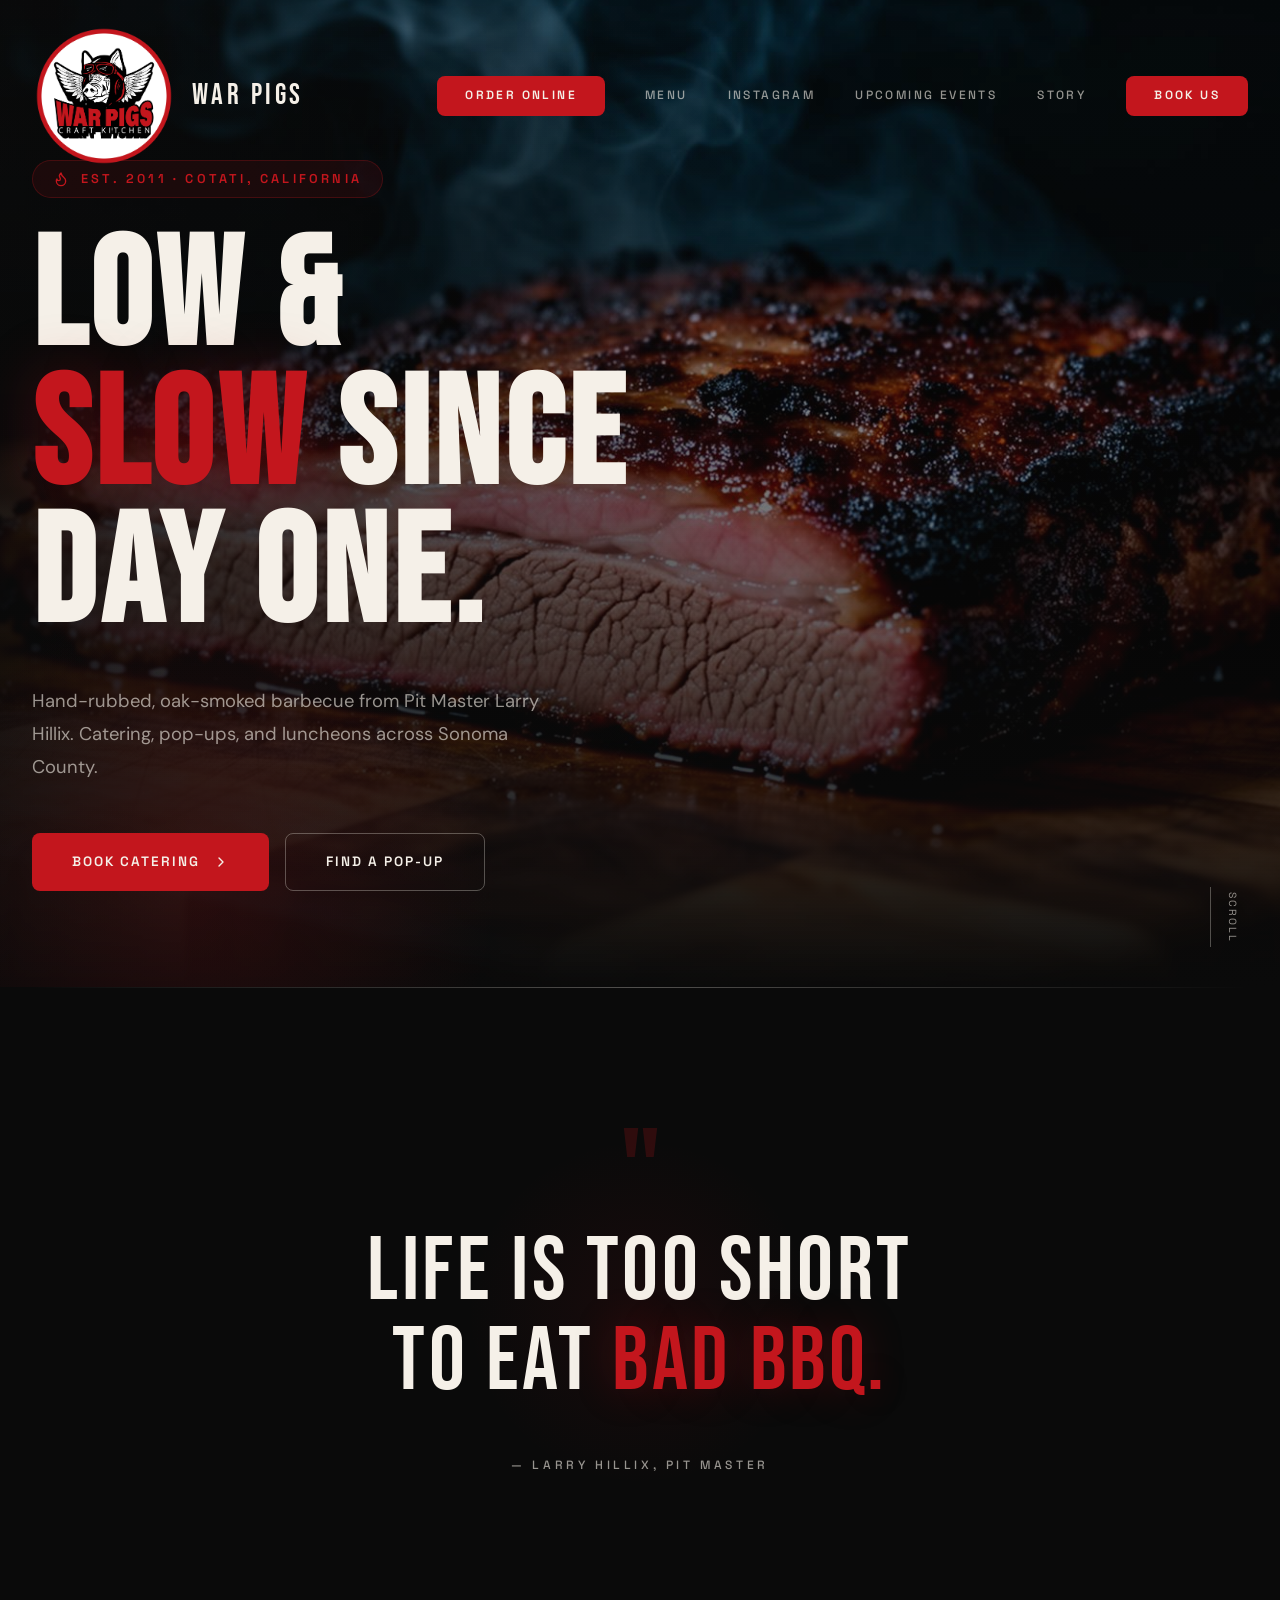
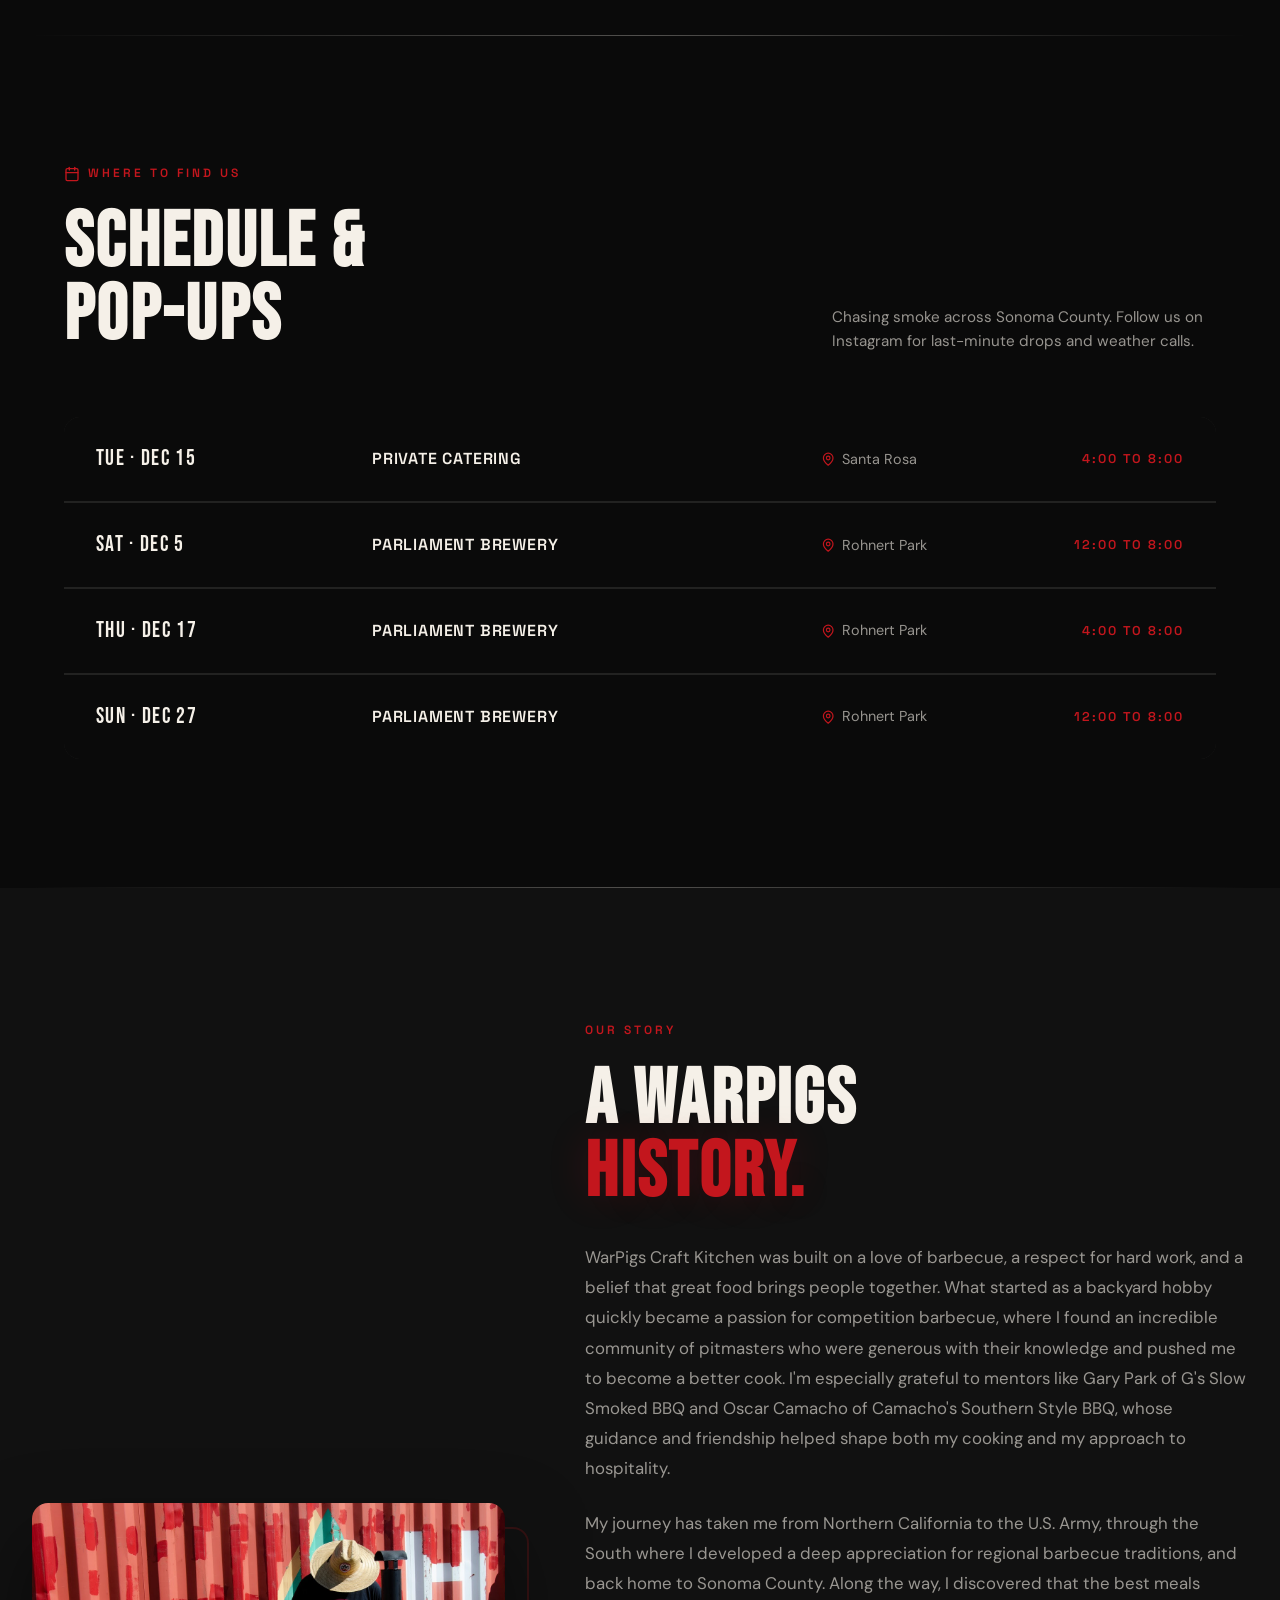
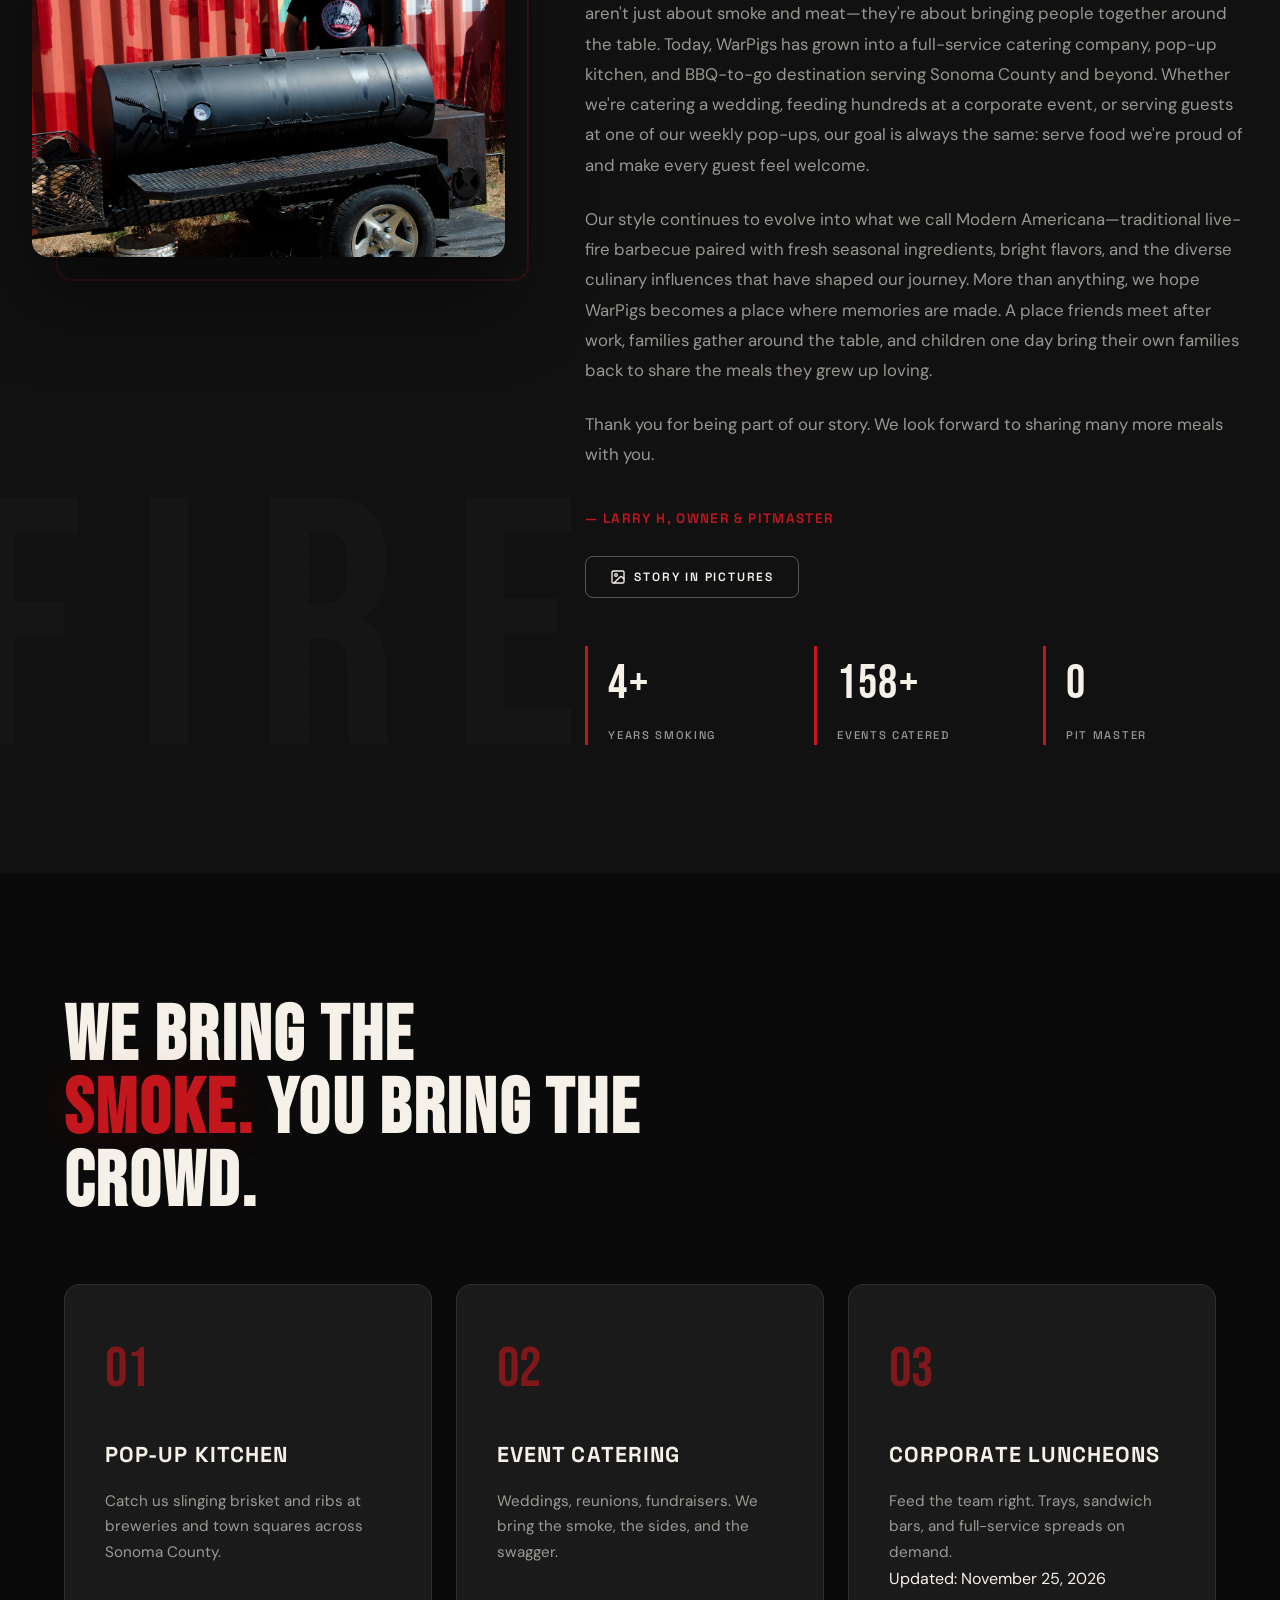
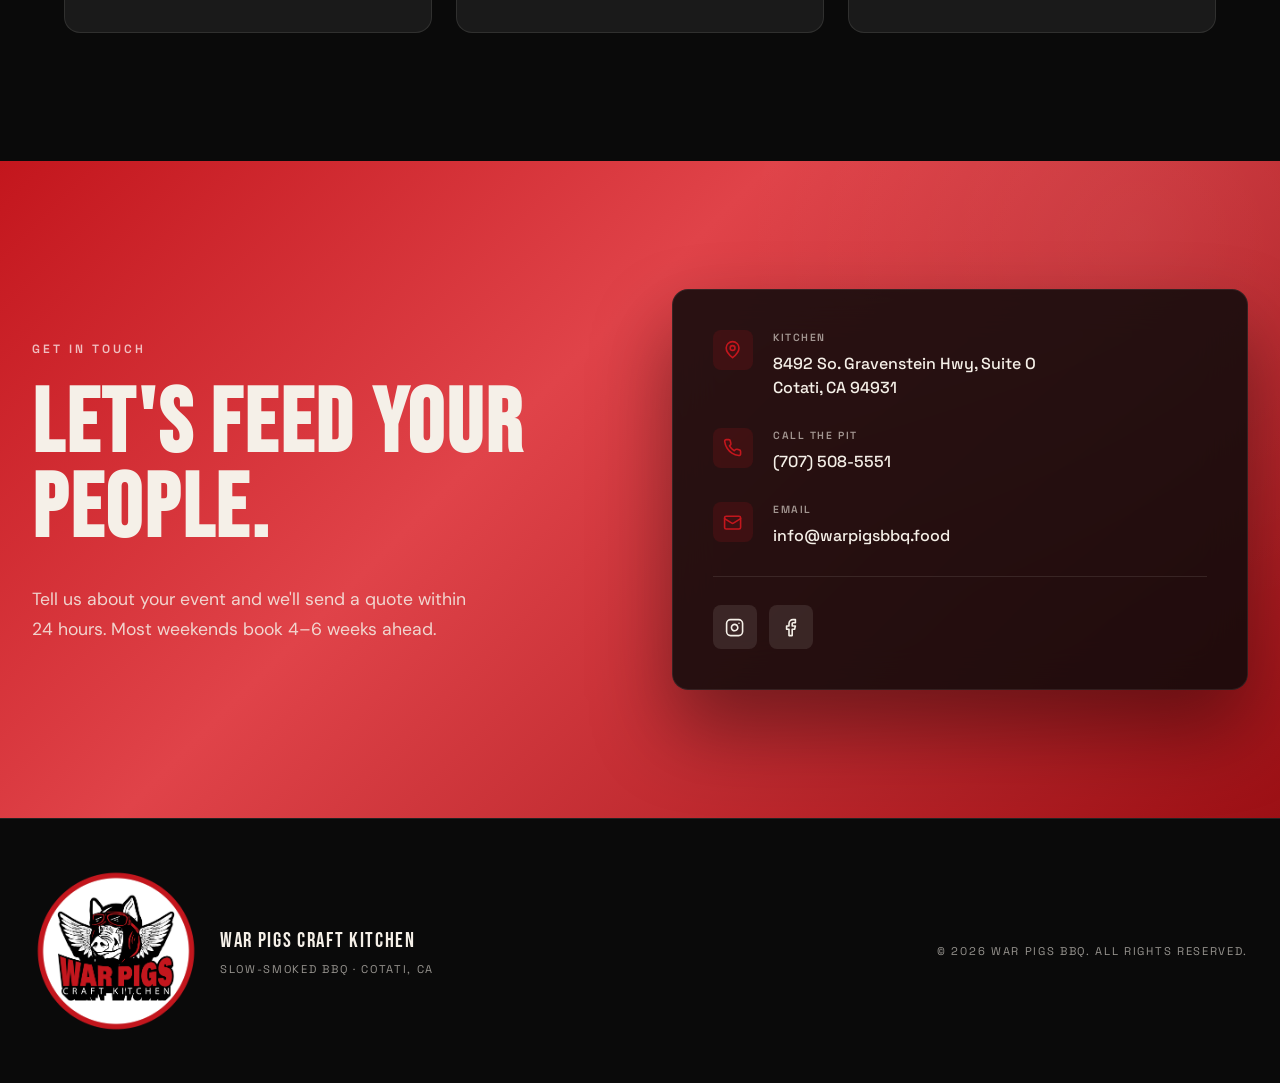
<file: index.html>
<!DOCTYPE html>
<html lang="en">

<head>
  <meta charset="UTF-8">
  <meta name="viewport" content="width=device-width, initial-scale=1.0">
  <title>War Pigs Craft Kitchen — Slow-Smoked BBQ Catering, Cotati CA</title>
  <meta name="description"
    content="Hand-crafted, slow-smoked barbecue from Pit Master Larry Hillix. Pop-up catering, events, and luncheons in Sonoma County.">
  <link rel="preconnect" href="https://fonts.googleapis.com">
  <link rel="preconnect" href="https://fonts.gstatic.com" crossorigin>
  <link
    href="https://fonts.googleapis.com/css2?family=Bebas+Neue&family=Space+Grotesk:wght@400;500;600;700&family=DM+Sans:ital,wght@0,400;0,500;0,600;1,400&display=swap"
    rel="stylesheet">
  <link rel="stylesheet" href="style.css">
  <link rel="icon" type="image/png" sizes="32x32" href="assets/favicon-32x32.png">
</head>

<body>

  <!-- Particles are injected via JS -->

  <!-- ============ NAVIGATION ============ -->
  <nav class="nav" id="navbar">
    <div class="nav__inner">
      <a href="#top" class="nav__brand">
        <img src="assets/warpigs-logo.png" alt="War Pigs Craft Kitchen" class="nav__logo" width="144" height="144">
        <span class="nav__name">WAR PIGS</span>
      </a>
      <button class="nav__toggle" id="navToggle" aria-label="Toggle menu">
        <span></span>
        <span></span>
        <span></span>
      </button>
      <div class="nav__links" id="navLinks">
        <a href="https://warpigsbbq.square.site/" target="_blank" rel="noopener noreferrer" class="nav__cta"
          data-nav-link>Order Online</a>
        <a href="menu.html" class="nav__link" data-nav-link>Menu</a>
        <a href="instagram.html" class="nav__link" data-nav-link>Instagram</a>
        <a href="#schedule" class="nav__link" data-nav-link>Upcoming Events</a>
        <a href="#story" class="nav__link" data-nav-link>Story</a>
        <a href="#contact" class="nav__cta" data-nav-link>Book Us</a>
      </div>
    </div>
  </nav>

  <main>

    <!-- ============ HERO ============ -->
    <section id="top" class="hero">
      <img src="assets/hero-brisket.jpg" alt="Slow-smoked brisket with deep mahogany bark" class="hero__bg" id="heroBg"
        width="1920" height="1080">
      <div class="hero__overlay"></div>
      <div class="hero__glow"></div>

      <div class="hero__content">
        <div class="hero__tagline reveal">
          <svg xmlns="http://www.w3.org/2000/svg" width="16" height="16" viewBox="0 0 24 24" fill="none"
            stroke="currentColor" stroke-width="2" stroke-linecap="round" stroke-linejoin="round">
            <path
              d="M8.5 14.5A2.5 2.5 0 0 0 11 12c0-1.38-.5-2-1-3-1.072-2.143-.224-4.054 2-6 .5 2.5 2 4.9 4 6.5 2 1.6 3 3.5 3 5.5a7 7 0 1 1-14 0c0-1.153.433-2.294 1-3a2.5 2.5 0 0 0 2.5 2.5z" />
          </svg>
          Est. 2011 · Cotati, California
        </div>
        <h1 class="hero__title" id="heroTitle">
          <span class="reveal reveal-d1">Low &amp;</span><br>
          <span class="reveal reveal-d2"><span class="ember">Slow</span> Since</span><br>
          <span class="reveal reveal-d3">Day One.</span>
        </h1>
        <p class="hero__desc reveal reveal-d4">
          Hand-rubbed, oak-smoked barbecue from Pit Master Larry Hillix.
          Catering, pop-ups, and luncheons across Sonoma County.
        </p>
        <div class="hero__buttons reveal reveal-d5">
          <a href="#contact" class="btn-primary">
            Book Catering
            <svg xmlns="http://www.w3.org/2000/svg" width="16" height="16" viewBox="0 0 24 24" fill="none"
              stroke="currentColor" stroke-width="2" stroke-linecap="round" stroke-linejoin="round">
              <path d="m9 18 6-6-6-6" />
            </svg>
          </a>
          <a href="#schedule" class="btn-outline">Find a Pop-Up</a>
        </div>
      </div>

      <div class="hero__scroll" aria-hidden="true">
        <span>Scroll</span>
        <div class="hero__scroll-line"></div>
      </div>
    </section>

    <!-- ============ DIVIDER ============ -->
    <div class="divider">
      <div class="divider__line"></div>
    </div>

    <!-- ============ QUOTE ============ -->
    <section class="quote">
      <div class="quote__glow"></div>
      <div class="reveal">
        <div class="quote__marks">"</div>
        <p class="quote__text">
          Life is too short<br>
          to eat <span class="ember">bad BBQ.</span>
        </p>
        <div class="quote__attr">— Larry Hillix, Pit Master</div>
      </div>
    </section>

    <!-- ============ DIVIDER ============ -->
    <div class="divider">
      <div class="divider__line"></div>
    </div>


    <!-- ============ SCHEDULE ============ -->
    <section id="schedule" class="schedule">
      <div class="container">
        <div class="schedule__header">
          <div class="reveal">
            <div class="section-label">
              <svg xmlns="http://www.w3.org/2000/svg" width="16" height="16" viewBox="0 0 24 24" fill="none"
                stroke="currentColor" stroke-width="2" stroke-linecap="round" stroke-linejoin="round">
                <rect width="18" height="18" x="3" y="4" rx="2" ry="2" />
                <line x1="16" x2="16" y1="2" y2="6" />
                <line x1="8" x2="8" y1="2" y2="6" />
                <line x1="3" x2="21" y1="10" y2="10" />
              </svg>
              Where to Find Us
            </div>
            <h2 class="section-title">Schedule &amp;<br>Pop-Ups</h2>
          </div>
          
            <p class="schedule__intro reveal reveal-d2">
            Chasing smoke across Sonoma County. Follow us on Instagram for last-minute drops and weather calls.
          </p>
        </div>

        <div class="schedule__grid scale-in" id="scheduleGrid">
  <div class="schedule__row" data-index="0">
    <div class="schedule__date">TUE · DEC 15</div>
    <div class="schedule__venue">Private catering</div>
    <div class="schedule__city">
      <svg xmlns="http://www.w3.org/2000/svg" width="16" height="16" viewBox="0 0 24 24" fill="none"
        stroke="currentColor" stroke-width="2" stroke-linecap="round" stroke-linejoin="round">
        <path d="M20 10c0 6-8 12-8 12s-8-6-8-12a8 8 0 0 1 16 0Z" />
        <circle cx="12" cy="10" r="3" />
      </svg>
      Santa Rosa
    </div>
    <div class="schedule__time">4:00 to 8:00</div>
  </div>
  <div class="schedule__row" data-index="1">
    <div class="schedule__date">SAT · DEC 5</div>
    <div class="schedule__venue">Parliament Brewery</div>
    <div class="schedule__city">
      <svg xmlns="http://www.w3.org/2000/svg" width="16" height="16" viewBox="0 0 24 24" fill="none"
        stroke="currentColor" stroke-width="2" stroke-linecap="round" stroke-linejoin="round">
        <path d="M20 10c0 6-8 12-8 12s-8-6-8-12a8 8 0 0 1 16 0Z" />
        <circle cx="12" cy="10" r="3" />
      </svg>
      Rohnert Park
    </div>
    <div class="schedule__time">12:00 to 8:00</div>
  </div>
  <div class="schedule__row" data-index="2">
    <div class="schedule__date">THU · DEC 17</div>
    <div class="schedule__venue">Parliament Brewery</div>
    <div class="schedule__city">
      <svg xmlns="http://www.w3.org/2000/svg" width="16" height="16" viewBox="0 0 24 24" fill="none"
        stroke="currentColor" stroke-width="2" stroke-linecap="round" stroke-linejoin="round">
        <path d="M20 10c0 6-8 12-8 12s-8-6-8-12a8 8 0 0 1 16 0Z" />
        <circle cx="12" cy="10" r="3" />
      </svg>
      Rohnert Park
    </div>
    <div class="schedule__time">4:00 to 8:00</div>
  </div>
  <div class="schedule__row" data-index="3">
    <div class="schedule__date">SUN · DEC 27</div>
    <div class="schedule__venue">Parliament Brewery</div>
    <div class="schedule__city">
      <svg xmlns="http://www.w3.org/2000/svg" width="16" height="16" viewBox="0 0 24 24" fill="none"
        stroke="currentColor" stroke-width="2" stroke-linecap="round" stroke-linejoin="round">
        <path d="M20 10c0 6-8 12-8 12s-8-6-8-12a8 8 0 0 1 16 0Z" />
        <circle cx="12" cy="10" r="3" />
      </svg>
      Rohnert Park
    </div>
    <div class="schedule__time">12:00 to 8:00</div>
  </div>
</div>
      </div>
    </section>

    <!-- ============ DIVIDER ============ -->
    <div class="divider">
      <div class="divider__line"></div>
    </div>

    <!-- ============ STORY ============ -->
    <section id="story" class="story">
      <div class="story__inner">
        <div class="story__img-col slide-right">
          <div class="story__image-wrap">
            <img src="assets/pitmaster.jpg" alt="Pit master tending an offset smoker at golden hour"
              class="story__image" loading="lazy" width="1280" height="1600">
          </div>
        </div>
        <div class="story__text-col slide-left reveal-d2">
          <div class="section-label">The Story</div>
          <h2 class="section-title">
            A WARPIGS<br>
            <span class="ember">History.</span>
          </h2>
          <div class="story__body">
            <p>
              I started BBQ'ing in my backyard as a hobby with my then-roommate Bryan Lakey about 9 years ago. Soon
              after, I entered a couple of competitions and had some immediate success. I thought I was gonna win the
              Grand Royal right away! I then decided to stalk out my mentor, Gary Park of G's Slow Smoked BBQ.
            </p>
            <p class="schedule__updated">Updated: November 25, 2026</p>
            <p>
              After about a month of harassment, Gary agreed to let me shadow him. He showed me his day-to-day operation
              and how to be a #bbqhustler. During the Sonoma County fires of 2018, I stalked my next mentor, Oscar
              Camacho of @camachossouthernstylebbq. I asked Camacho if he was going to help feed first responders and if
              I could help. He graciously accepted my help even though he knew nothing about me. Since then, Camacho has
              welcomed me in and been open with all his information.
            </p>
            <p class="schedule__updated">Updated: November 25, 2026</p>
            <p>
              When I decided to take the next step in my evolution, @Juncture_taproom and @Remys_lounge were there to
              invite me in and help me with the next steps of growth. Now you can find my meats at pop-up BBQ beer
              pairings, private parties, and catering gigs. I am forever thankful to everyone in this journey.
            </p>
            <p class="schedule__updated">Updated: November 25, 2026</p>
            <p>
              To my family, friends, and customers: <strong>THANK YOU.</strong>
            </p>
            <p class="schedule__updated">Updated: November 25, 2026</p>
            <p style="margin-top: 2rem;">
              <span
                style="color: var(--ember); font-family: var(--font-heading); font-weight: 600; text-transform: uppercase; letter-spacing: 0.1em; font-size: 0.85rem;">—
                Larry H, Owner & Pitmaster</span>
            </p>
            <p class="schedule__updated">Updated: November 25, 2026</p>
          </div>
          <div class="story__gallery-trigger" style="margin-top: 1.5rem; margin-bottom: 2rem;">
            <button class="btn-outline" id="openGalleryBtn"
              style="display: inline-flex; align-items: center; gap: 0.5rem; padding: 0.75rem 1.5rem; font-size: 0.75rem;">
              <svg xmlns="http://www.w3.org/2000/svg" width="16" height="16" viewBox="0 0 24 24" fill="none"
                stroke="currentColor" stroke-width="2" stroke-linecap="round" stroke-linejoin="round">
                <rect width="18" height="18" x="3" y="3" rx="2" ry="2" />
                <circle cx="9" cy="9" r="2" />
                <path d="m21 15-3.086-3.086a2 2 0 0 0-2.828 0L6 21" />
              </svg>
              Story in Pictures
            </button>
          </div>
          <div class="story__stats">
            <div class="stat">
              <div class="stat__number" data-count="14">0</div>
              <div class="stat__label">Years Smoking</div>
            </div>
            <div class="stat">
              <div class="stat__number" data-count="500">0</div>
              <div class="stat__label">Events Catered</div>
            </div>
            <div class="stat">
              <div class="stat__number" data-count="1">0</div>
              <div class="stat__label">Pit Master</div>
            </div>
          </div>
        </div>
      </div>
    </section>

    <!-- ============ SERVICES ============ -->
    <section class="services">
      <div class="container">
        <h2 class="services__title reveal">
          We bring the<br><span class="ember">smoke.</span> You bring the crowd.
        </h2>
        <div class="services__grid">
          <div class="service-card reveal reveal-d1">
            <div class="service-card__num">01</div>
            <h3 class="service-card__title">Pop-Up Kitchen</h3>
            <p class="service-card__desc">Catch us slinging brisket and ribs at breweries and town squares across Sonoma
              County.</p>
          </div>
          <div class="service-card reveal reveal-d3">
            <div class="service-card__num">02</div>
            <h3 class="service-card__title">Event Catering</h3>
            <p class="service-card__desc">Weddings, reunions, fundraisers. We bring the smoke, the sides, and the
              swagger.</p>
          </div>
          <div class="service-card reveal reveal-d5">
            <div class="service-card__num">03</div>
            <h3 class="service-card__title">Corporate Luncheons</h3>
            <p class="service-card__desc">Feed the team right. Trays, sandwich bars, and full-service spreads on demand.
            </p>
            <p class="schedule__updated">Updated: November 25, 2026</p>
          </div>
        </div>
      </div>
    </section>

    <!-- ============ CONTACT ============ -->
    <section id="contact" class="contact">
      <div class="contact__inner">
        <div class="reveal">
          <div class="section-label">Get in Touch</div>
          <h2 class="section-title">Let's<br>Feed Your<br>People.</h2>
          <p class="contact__desc">
            Tell us about your event and we'll send a quote within 24 hours.
            Most weekends book 4–6 weeks ahead.
          </p>
        </div>
        <div class="contact__card reveal reveal-d3">
          <div class="contact__item">
            <div class="contact__icon">
              <svg xmlns="http://www.w3.org/2000/svg" width="20" height="20" viewBox="0 0 24 24" fill="none"
                stroke="currentColor" stroke-width="2" stroke-linecap="round" stroke-linejoin="round">
                <path d="M20 10c0 6-8 12-8 12s-8-6-8-12a8 8 0 0 1 16 0Z" />
                <circle cx="12" cy="10" r="3" />
              </svg>
            </div>
            <div>
              <div class="contact__label">Kitchen</div>
              <div class="contact__value">8492 So. Gravenstein Hwy, Suite O<br>Cotati, CA 94931</div>
            </div>
          </div>
          <div class="contact__item">
            <div class="contact__icon">
              <svg xmlns="http://www.w3.org/2000/svg" width="20" height="20" viewBox="0 0 24 24" fill="none"
                stroke="currentColor" stroke-width="2" stroke-linecap="round" stroke-linejoin="round">
                <path
                  d="M22 16.92v3a2 2 0 0 1-2.18 2 19.79 19.79 0 0 1-8.63-3.07 19.5 19.5 0 0 1-6-6 19.79 19.79 0 0 1-3.07-8.67A2 2 0 0 1 4.11 2h3a2 2 0 0 1 2 1.72 12.84 12.84 0 0 0 .7 2.81 2 2 0 0 1-.45 2.11L8.09 9.91a16 16 0 0 0 6 6l1.27-1.27a2 2 0 0 1 2.11-.45 12.84 12.84 0 0 0 2.81.7A2 2 0 0 1 22 16.92z" />
              </svg>
            </div>
            <div>
              <div class="contact__label">Call the Pit</div>
              <div class="contact__value"><a href="tel:+17075085551">(707) 508-5551</a></div>
            </div>
          </div>
          <div class="contact__item">
            <div class="contact__icon">
              <svg xmlns="http://www.w3.org/2000/svg" width="20" height="20" viewBox="0 0 24 24" fill="none"
                stroke="currentColor" stroke-width="2" stroke-linecap="round" stroke-linejoin="round">
                <rect width="20" height="16" x="2" y="4" rx="2" />
                <path d="m22 7-8.97 5.7a1.94 1.94 0 0 1-2.06 0L2 7" />
              </svg>
            </div>
            <div>
              <div class="contact__label">Email</div>
              <div class="contact__value"><a href="mailto:info@warpigsbbq.food">info@warpigsbbq.food</a></div>
            </div>
          </div>
          <div class="contact__socials">
            <a href="https://www.instagram.com/warpigs_craft_kitchen/" target="_blank" rel="noopener noreferrer"
              aria-label="Instagram" class="social-btn">
              <svg xmlns="http://www.w3.org/2000/svg" width="20" height="20" viewBox="0 0 24 24" fill="none"
                stroke="currentColor" stroke-width="2" stroke-linecap="round" stroke-linejoin="round">
                <rect width="20" height="20" x="2" y="2" rx="5" ry="5" />
                <path d="M16 11.37A4 4 0 1 1 12.63 8 4 4 0 0 1 16 11.37z" />
                <line x1="17.5" x2="17.51" y1="6.5" y2="6.5" />
              </svg>
            </a>
            <a href="https://www.facebook.com/WarPigsBBQinCali" target="_blank" rel="noopener noreferrer"
              aria-label="Facebook" class="social-btn">
              <svg xmlns="http://www.w3.org/2000/svg" width="20" height="20" viewBox="0 0 24 24" fill="none"
                stroke="currentColor" stroke-width="2" stroke-linecap="round" stroke-linejoin="round">
                <path d="M18 2h-3a5 5 0 0 0-5 5v3H7v4h3v8h4v-8h3l1-4h-4V7a1 1 0 0 1 1-1h3z" />
              </svg>
            </a>
          </div>
        </div>
      </div>
    </section>

  </main>

  <!-- ============ FOOTER ============ -->
  <footer class="footer">
    <div class="footer__inner">
      <div class="footer__brand">
        <img src="assets/warpigs-logo.png" alt="" class="footer__logo" width="168" height="168">
        <div>
          <div class="footer__name">WAR PIGS CRAFT KITCHEN</div>
          <div class="footer__sub">Slow-Smoked BBQ · Cotati, CA</div>
        </div>
      </div>
      <div class="footer__copy" id="footerYear"></div>
    </div>
  </footer>

  <!-- ============ JAVASCRIPT ============ -->
  <script src="main.js?v=2" defer></script>

</body>

</html>
</file>
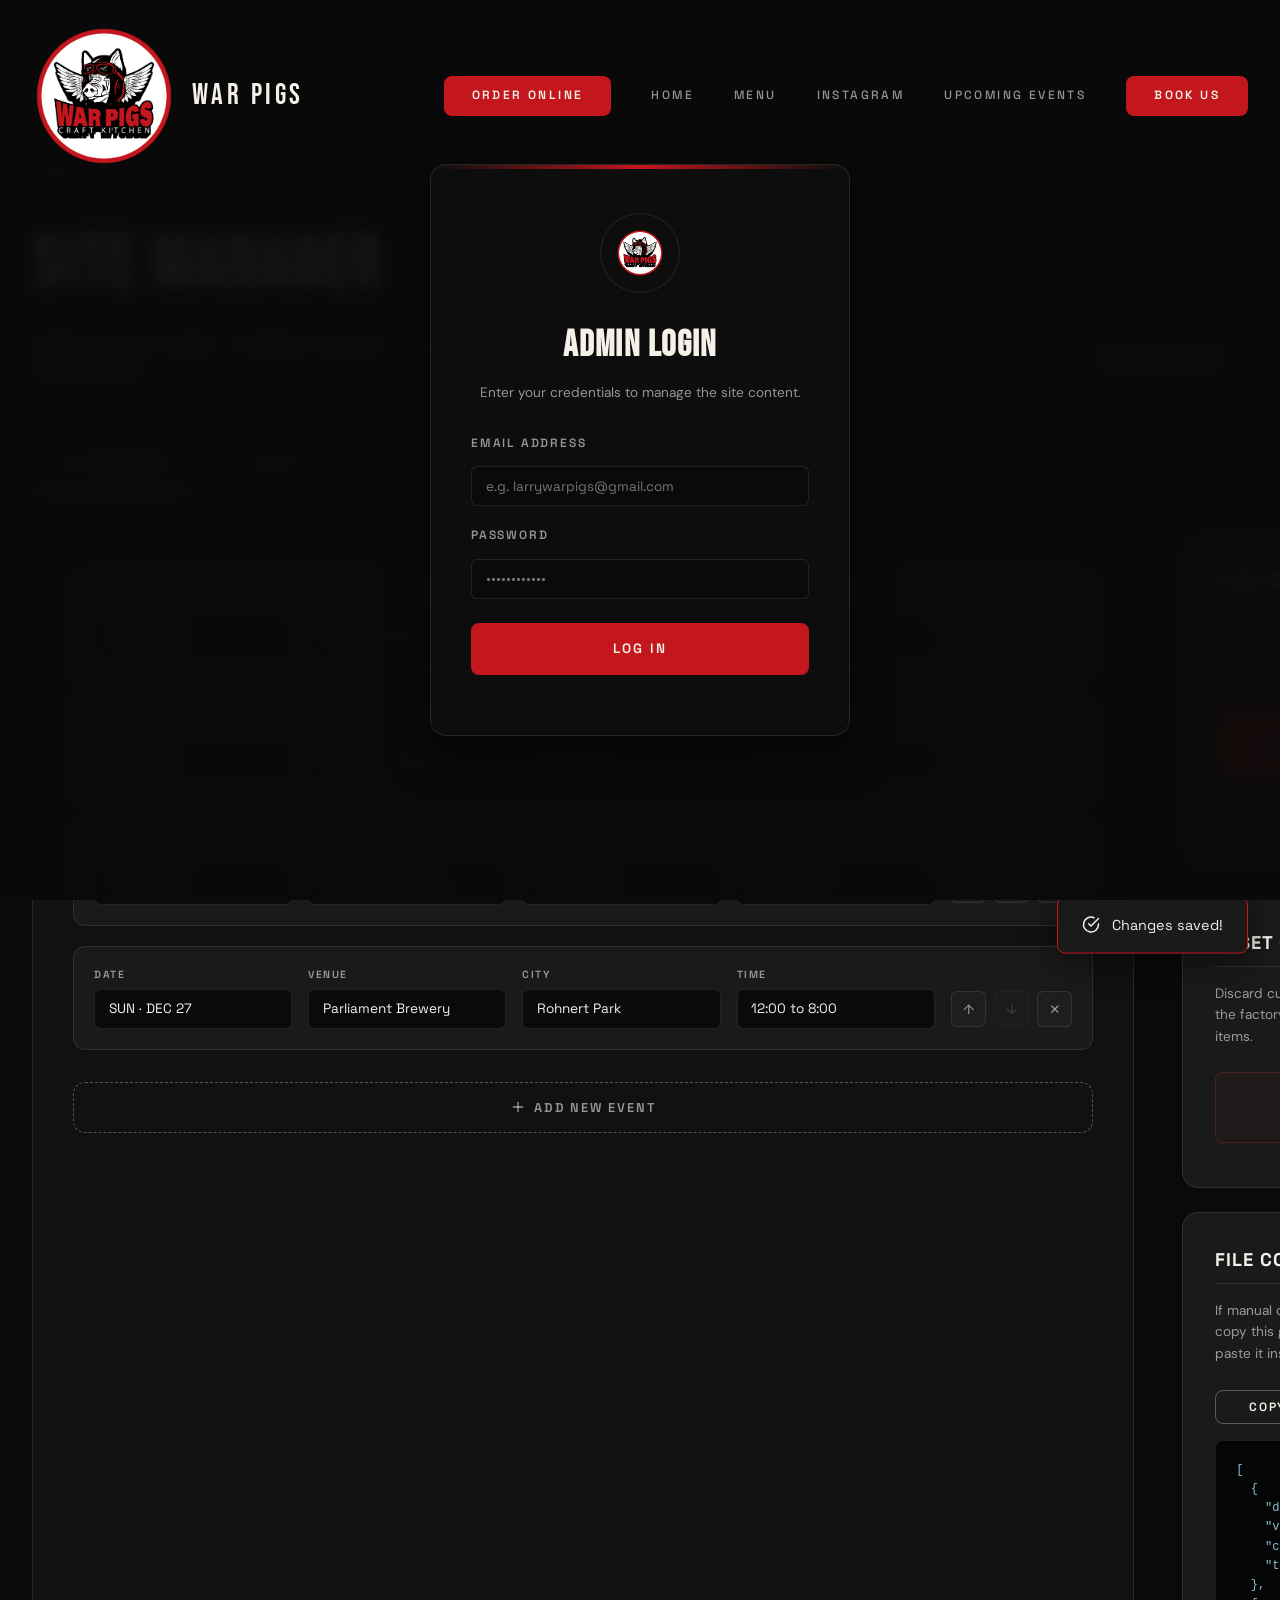
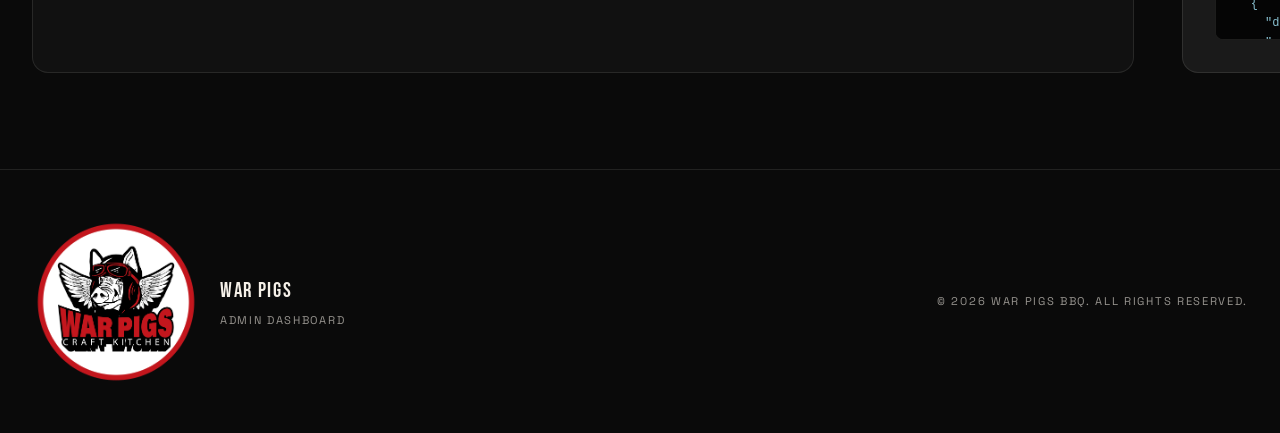
<file: admin.html>
<!DOCTYPE html>
<html lang="en">
<head>
  <meta charset="UTF-8">
  <meta name="viewport" content="width=device-width, initial-scale=1.0">
  <title>Site Manager — War Pigs BBQ Admin</title>
  <meta name="description" content="Admin CMS for War Pigs BBQ website. Manage schedule, story, and contact information.">
  <link rel="preconnect" href="https://fonts.googleapis.com">
  <link rel="preconnect" href="https://fonts.gstatic.com" crossorigin>
  <link href="https://fonts.googleapis.com/css2?family=Bebas+Neue&family=Space+Grotesk:wght@400;500;600;700&family=DM+Sans:ital,wght@0,400;0,500;0,600;1,400&display=swap" rel="stylesheet">
  <link rel="stylesheet" href="style.css">
  <link rel="stylesheet" href="admin.css">
  <link rel="icon" type="image/png" sizes="32x32" href="assets/favicon-32x32.png"></head>
<body>

  <!-- ============ LOGIN MODAL ============ -->
  <div class="login-modal" id="loginModal">
    <div class="login-modal__card">
      <div class="login-modal__logo-wrap">
        <img src="assets/warpigs-logo.png" alt="War Pigs Logo" class="login-modal__logo" width="48" height="48">
      </div>
      <h2 class="login-modal__title">Admin Login</h2>
      <p class="login-modal__subtitle">Enter your credentials to manage the site content.</p>
      
      <form id="loginForm">
        <div class="form-group" style="text-align: left; margin-bottom: 1.25rem;">
          <label for="loginEmail" style="display: block; margin-bottom: 0.5rem; font-size: 0.75rem; font-weight: 600; text-transform: uppercase; color: var(--cream-60);">Email Address</label>
          <input type="email" id="loginEmail" class="form-control" placeholder="e.g. larrywarpigs@gmail.com" required autocomplete="username" style="width: 100%;">
        </div>
        <div class="form-group" style="text-align: left; margin-bottom: 1.5rem;">
          <label for="loginPassword" style="display: block; margin-bottom: 0.5rem; font-size: 0.75rem; font-weight: 600; text-transform: uppercase; color: var(--cream-60);">Password</label>
          <input type="password" id="loginPassword" class="form-control" placeholder="••••••••••••" required autocomplete="current-password" style="width: 100%;">
        </div>
        <div id="loginError" class="login-modal__error" style="display: none;"></div>
        <button type="submit" class="btn-primary btn-block" style="width: 100%;">Log In</button>
      </form>
    </div>
  </div>

  <!-- ============ NAVIGATION ============ -->
  <nav class="nav" id="navbar">
    <div class="nav__inner">
      <a href="index.html" class="nav__brand">
        <img src="assets/warpigs-logo.png" alt="War Pigs Craft Kitchen" class="nav__logo" width="144" height="144">
        <span class="nav__name">WAR PIGS</span>
      </a>
      <button class="nav__toggle" id="navToggle" aria-label="Toggle menu">
        <span></span>
        <span></span>
        <span></span>
      </button>
      <div class="nav__links" id="navLinks">
        <a href="https://warpigsbbq.square.site/" target="_blank" rel="noopener noreferrer" class="nav__cta" data-nav-link>Order Online</a>
        <a href="index.html" class="nav__link" data-nav-link>Home</a>
        <a href="menu.html" class="nav__link" data-nav-link>Menu</a>
        <a href="instagram.html" class="nav__link" data-nav-link>Instagram</a>
        <a href="index.html#schedule" class="nav__link" data-nav-link>Upcoming Events</a>
        <a href="index.html#contact" class="nav__cta" data-nav-link>Book Us</a>
      </div>
    </div>
  </nav>

  <main>
    <div class="admin-container">
      
      <!-- HEADER -->
      <div class="admin-header">
        <div>
          <div class="section-label">Admin Console</div>
          <h1 class="admin-title">Site Manager</h1>
          <p class="admin-subtitle">Update your site content — schedule, story, and contact info — all from one place.</p>
        </div>
        <div style="display: flex; gap: 1rem; align-items: center;">
          <a href="index.html" target="_blank" class="btn-outline" style="padding: 0.75rem 1.5rem; font-size: 0.75rem;">View Home Page</a>
          <button id="logoutBtn" class="btn-outline" style="padding: 0.75rem 1.5rem; font-size: 0.75rem; border-color: rgba(255, 68, 68, 0.2); color: #ff4444; background: rgba(255, 68, 68, 0.02); display: none;">Log Out</button>
        </div>
      </div>

      <!-- TAB NAVIGATION -->
      <div class="admin-tabs" id="adminTabs">
        <button class="admin-tab active" data-tab="schedule" id="tabSchedule">
          <svg xmlns="http://www.w3.org/2000/svg" width="18" height="18" viewBox="0 0 24 24" fill="none" stroke="currentColor" stroke-width="2" stroke-linecap="round" stroke-linejoin="round"><rect width="18" height="18" x="3" y="4" rx="2" ry="2"/><line x1="16" x2="16" y1="2" y2="6"/><line x1="8" x2="8" y1="2" y2="6"/><line x1="3" x2="21" y1="10" y2="10"/></svg>
          Schedule
        </button>
        <button class="admin-tab" data-tab="story" id="tabStory">
          <svg xmlns="http://www.w3.org/2000/svg" width="18" height="18" viewBox="0 0 24 24" fill="none" stroke="currentColor" stroke-width="2" stroke-linecap="round" stroke-linejoin="round"><path d="M2 3h6a4 4 0 0 1 4 4v14a3 3 0 0 0-3-3H2z"/><path d="M22 3h-6a4 4 0 0 0-4 4v14a3 3 0 0 1 3-3h7z"/></svg>
          Story
        </button>
        <button class="admin-tab" data-tab="contact" id="tabContact">
          <svg xmlns="http://www.w3.org/2000/svg" width="18" height="18" viewBox="0 0 24 24" fill="none" stroke="currentColor" stroke-width="2" stroke-linecap="round" stroke-linejoin="round"><path d="M22 16.92v3a2 2 0 0 1-2.18 2 19.79 19.79 0 0 1-8.63-3.07 19.5 19.5 0 0 1-6-6 19.79 19.79 0 0 1-3.07-8.67A2 2 0 0 1 4.11 2h3a2 2 0 0 1 2 1.72 12.84 12.84 0 0 0 .7 2.81 2 2 0 0 1-.45 2.11L8.09 9.91a16 16 0 0 0 6 6l1.27-1.27a2 2 0 0 1 2.11-.45 12.84 12.84 0 0 0 2.81.7A2 2 0 0 1 22 16.92z"/></svg>
          Contact
        </button>
      </div>

      <!-- ============ TAB: SCHEDULE ============ -->
      <div class="tab-panel active" id="panelSchedule" data-panel="schedule">
        <div class="admin-grid">
          <!-- LEFT: EVENT EDITOR -->
          <div class="editor-section">
            <div class="event-list" id="eventList">
              <!-- Dynamically populated rows -->
            </div>
            <button class="add-btn" id="addEventBtn">
              <svg xmlns="http://www.w3.org/2000/svg" width="16" height="16" viewBox="0 0 24 24" fill="none" stroke="currentColor" stroke-width="2" stroke-linecap="round" stroke-linejoin="round"><path d="M5 12h14"/><path d="M12 5v14"/></svg>
              Add New Event
            </button>
          </div>

          <!-- RIGHT: SAVE ACTIONS -->
          <div class="actions-sidebar">
            
            <div class="sidebar-card">
              <h3>Publish Changes</h3>
              <p>Save schedule changes to preview locally, or write directly to the project files.</p>
              
              <button class="btn-primary btn-block" id="saveFileBtn">
                Save to Disk (schedule.json)
              </button>
              <p style="font-size: 0.7rem; color: var(--cream-30); margin-top: -0.5rem; margin-bottom: 1.25rem; text-align: center;">
                Directly updates schedule.json in the project folder.
              </p>
            </div>

            <div class="sidebar-card">
              <h3>Reset Options</h3>
              <p>Discard custom edits and restore the factory-default schedule items.</p>
              <button class="btn-outline btn-block" id="resetBtn" style="border-color: rgba(255, 68, 68, 0.2); color: #ff4444; background: rgba(255, 68, 68, 0.02);">
                Restore Defaults
              </button>
            </div>

            <div class="sidebar-card">
              <h3>File Content Code</h3>
              <p>If manual copying is preferred, copy this generated code and paste it inside <code>schedule.json</code>.</p>
              <button class="btn-outline btn-block" id="copyCodeBtn" style="font-size: 0.75rem; padding: 0.5rem 1rem;">
                Copy to Clipboard
              </button>
              <div class="code-preview" id="codePreview"></div>
            </div>

          </div>
        </div>
      </div>

      <!-- ============ TAB: STORY ============ -->
      <div class="tab-panel" id="panelStory" data-panel="story">
        <div class="admin-grid">
          <!-- LEFT: STORY EDITOR -->
          <div class="editor-section">

            <div class="editor-group">
              <h3 class="editor-group__title">
                <svg xmlns="http://www.w3.org/2000/svg" width="16" height="16" viewBox="0 0 24 24" fill="none" stroke="currentColor" stroke-width="2" stroke-linecap="round" stroke-linejoin="round"><path d="M11 4H4a2 2 0 0 0-2 2v14a2 2 0 0 0 2 2h14a2 2 0 0 0 2-2v-7"/><path d="M18.5 2.5a2.121 2.121 0 0 1 3 3L12 15l-4 1 1-4 9.5-9.5z"/></svg>
                Section Heading
              </h3>
              <div class="form-row">
                <div class="form-group form-group--wide">
                  <label for="storySectionLabel">Section Label</label>
                  <input type="text" class="form-control" id="storySectionLabel" placeholder="e.g. The Story">
                </div>
              </div>
              <div class="form-row">
                <div class="form-group">
                  <label for="storyTitle">Title</label>
                  <input type="text" class="form-control" id="storyTitle" placeholder="e.g. A WARPIGS">
                </div>
                <div class="form-group">
                  <label for="storyTitleAccent">Title Accent (colored word)</label>
                  <input type="text" class="form-control" id="storyTitleAccent" placeholder="e.g. History.">
                </div>
              </div>
            </div>

            <div class="editor-group">
              <h3 class="editor-group__title">
                <svg xmlns="http://www.w3.org/2000/svg" width="16" height="16" viewBox="0 0 24 24" fill="none" stroke="currentColor" stroke-width="2" stroke-linecap="round" stroke-linejoin="round"><path d="M14.5 2H6a2 2 0 0 0-2 2v16a2 2 0 0 0 2 2h12a2 2 0 0 0 2-2V7.5L14.5 2z"/><polyline points="14 2 14 8 20 8"/><line x1="16" x2="8" y1="13" y2="13"/><line x1="16" x2="8" y1="17" y2="17"/><line x1="10" x2="8" y1="9" y2="9"/></svg>
                Story Paragraphs
              </h3>
              <div id="storyParagraphs">
                <!-- Dynamically populated textareas -->
              </div>
              <button class="add-btn" id="addParagraphBtn">
                <svg xmlns="http://www.w3.org/2000/svg" width="16" height="16" viewBox="0 0 24 24" fill="none" stroke="currentColor" stroke-width="2" stroke-linecap="round" stroke-linejoin="round"><path d="M5 12h14"/><path d="M12 5v14"/></svg>
                Add Paragraph
              </button>
            </div>

            <div class="editor-group">
              <h3 class="editor-group__title">
                <svg xmlns="http://www.w3.org/2000/svg" width="16" height="16" viewBox="0 0 24 24" fill="none" stroke="currentColor" stroke-width="2" stroke-linecap="round" stroke-linejoin="round"><path d="M20 21v-2a4 4 0 0 0-4-4H8a4 4 0 0 0-4 4v2"/><circle cx="12" cy="7" r="4"/></svg>
                Sign-Off
              </h3>
              <div class="form-row">
                <div class="form-group form-group--wide">
                  <label for="storySignoff">Signature Line</label>
                  <input type="text" class="form-control" id="storySignoff" placeholder="e.g. — Larry H, Owner & Pitmaster">
                </div>
              </div>
            </div>

            <div class="editor-group">
              <h3 class="editor-group__title">
                <svg xmlns="http://www.w3.org/2000/svg" width="16" height="16" viewBox="0 0 24 24" fill="none" stroke="currentColor" stroke-width="2" stroke-linecap="round" stroke-linejoin="round"><path d="M22 12h-4l-3 9L9 3l-3 9H2"/></svg>
                Stats
              </h3>
              <div id="storyStats">
                <!-- Dynamically populated stat rows -->
              </div>
            </div>

            <div class="editor-group">
              <h3 class="editor-group__title">
                <svg xmlns="http://www.w3.org/2000/svg" width="16" height="16" viewBox="0 0 24 24" fill="none" stroke="currentColor" stroke-width="2" stroke-linecap="round" stroke-linejoin="round"><rect width="18" height="18" x="3" y="3" rx="2" ry="2"/><circle cx="9" cy="9" r="2"/><path d="m21 15-3.086-3.086a2 2 0 0 0-2.828 0L6 21"/></svg>
                Story in Pictures Gallery
              </h3>
              <div id="storyGallery">
                <!-- Dynamically populated gallery rows -->
              </div>
              <button class="add-btn" id="addGalleryItemBtn" style="margin-top: 1rem;">
                <svg xmlns="http://www.w3.org/2000/svg" width="16" height="16" viewBox="0 0 24 24" fill="none" stroke="currentColor" stroke-width="2" stroke-linecap="round" stroke-linejoin="round"><path d="M5 12h14"/><path d="M12 5v14"/></svg>
                Add Gallery Image
              </button>
            </div>

          </div>

          <!-- RIGHT: SAVE ACTIONS -->
          <div class="actions-sidebar">
            <div class="sidebar-card">
              <h3>Publish Story</h3>
              <p>Save your story changes to preview locally or write to the project.</p>
              
              <button class="btn-primary btn-block" id="saveStoryFileBtn">
                Save to Disk (story.json)
              </button>
              <p style="font-size: 0.7rem; color: var(--cream-30); margin-top: -0.5rem; margin-bottom: 1.25rem; text-align: center;">
                Directly updates story.json in the project folder.
              </p>
            </div>

            <div class="sidebar-card">
              <h3>Reset Options</h3>
              <p>Discard custom edits and restore the default story.</p>
              <button class="btn-outline btn-block" id="resetStoryBtn" style="border-color: rgba(255, 68, 68, 0.2); color: #ff4444; background: rgba(255, 68, 68, 0.02);">
                Restore Defaults
              </button>
            </div>

            <div class="sidebar-card">
              <h3>File Content Code</h3>
              <p>Copy this JSON and paste it inside <code>story.json</code>.</p>
              <button class="btn-outline btn-block" id="copyStoryCodeBtn" style="font-size: 0.75rem; padding: 0.5rem 1rem;">
                Copy to Clipboard
              </button>
              <div class="code-preview" id="storyCodePreview"></div>
            </div>
          </div>
        </div>
      </div>

      <!-- ============ TAB: CONTACT ============ -->
      <div class="tab-panel" id="panelContact" data-panel="contact">
        <div class="admin-grid">
          <!-- LEFT: CONTACT EDITOR -->
          <div class="editor-section">

            <div class="editor-group">
              <h3 class="editor-group__title">
                <svg xmlns="http://www.w3.org/2000/svg" width="16" height="16" viewBox="0 0 24 24" fill="none" stroke="currentColor" stroke-width="2" stroke-linecap="round" stroke-linejoin="round"><path d="M11 4H4a2 2 0 0 0-2 2v14a2 2 0 0 0 2 2h14a2 2 0 0 0 2-2v-7"/><path d="M18.5 2.5a2.121 2.121 0 0 1 3 3L12 15l-4 1 1-4 9.5-9.5z"/></svg>
                Section Heading
              </h3>
              <div class="form-row">
                <div class="form-group form-group--wide">
                  <label for="contactSectionLabel">Section Label</label>
                  <input type="text" class="form-control" id="contactSectionLabel" placeholder="e.g. Get in Touch">
                </div>
              </div>
              <div class="form-row">
                <div class="form-group form-group--wide">
                  <label for="contactTitle">Title (use \n for line breaks)</label>
                  <input type="text" class="form-control" id="contactTitle" placeholder="e.g. Let's\nFeed Your\nPeople.">
                </div>
              </div>
              <div class="form-row">
                <div class="form-group form-group--wide">
                  <label for="contactDescription">Description</label>
                  <textarea class="form-control form-textarea" id="contactDescription" rows="3" placeholder="e.g. Tell us about your event..."></textarea>
                </div>
              </div>
            </div>

            <div class="editor-group">
              <h3 class="editor-group__title">
                <svg xmlns="http://www.w3.org/2000/svg" width="16" height="16" viewBox="0 0 24 24" fill="none" stroke="currentColor" stroke-width="2" stroke-linecap="round" stroke-linejoin="round"><path d="M20 10c0 6-8 12-8 12s-8-6-8-12a8 8 0 0 1 16 0Z"/><circle cx="12" cy="10" r="3"/></svg>
                Kitchen Address
              </h3>
              <div class="form-row">
                <div class="form-group">
                  <label for="contactAddressLabel">Label</label>
                  <input type="text" class="form-control" id="contactAddressLabel" placeholder="e.g. Kitchen">
                </div>
              </div>
              <div class="form-row">
                <div class="form-group">
                  <label for="contactAddressLine1">Address Line 1</label>
                  <input type="text" class="form-control" id="contactAddressLine1" placeholder="e.g. 8492 So. Gravenstein Hwy">
                </div>
                <div class="form-group">
                  <label for="contactAddressLine2">City, State, Zip</label>
                  <input type="text" class="form-control" id="contactAddressLine2" placeholder="e.g. Cotati, CA 94931">
                </div>
              </div>
            </div>

            <div class="editor-group">
              <h3 class="editor-group__title">
                <svg xmlns="http://www.w3.org/2000/svg" width="16" height="16" viewBox="0 0 24 24" fill="none" stroke="currentColor" stroke-width="2" stroke-linecap="round" stroke-linejoin="round"><path d="M22 16.92v3a2 2 0 0 1-2.18 2 19.79 19.79 0 0 1-8.63-3.07 19.5 19.5 0 0 1-6-6 19.79 19.79 0 0 1-3.07-8.67A2 2 0 0 1 4.11 2h3a2 2 0 0 1 2 1.72 12.84 12.84 0 0 0 .7 2.81 2 2 0 0 1-.45 2.11L8.09 9.91a16 16 0 0 0 6 6l1.27-1.27a2 2 0 0 1 2.11-.45 12.84 12.84 0 0 0 2.81.7A2 2 0 0 1 22 16.92z"/></svg>
                Phone
              </h3>
              <div class="form-row">
                <div class="form-group">
                  <label for="contactPhoneLabel">Label</label>
                  <input type="text" class="form-control" id="contactPhoneLabel" placeholder="e.g. Call the Pit">
                </div>
                <div class="form-group">
                  <label for="contactPhoneNumber">Display Number</label>
                  <input type="text" class="form-control" id="contactPhoneNumber" placeholder="e.g. (707) 508-5551">
                </div>
              </div>
            </div>

            <div class="editor-group">
              <h3 class="editor-group__title">
                <svg xmlns="http://www.w3.org/2000/svg" width="16" height="16" viewBox="0 0 24 24" fill="none" stroke="currentColor" stroke-width="2" stroke-linecap="round" stroke-linejoin="round"><rect width="20" height="16" x="2" y="4" rx="2"/><path d="m22 7-8.97 5.7a1.94 1.94 0 0 1-2.06 0L2 7"/></svg>
                Email
              </h3>
              <div class="form-row">
                <div class="form-group">
                  <label for="contactEmailLabel">Label</label>
                  <input type="text" class="form-control" id="contactEmailLabel" placeholder="e.g. Email">
                </div>
                <div class="form-group">
                  <label for="contactEmailAddress">Email Address</label>
                  <input type="email" class="form-control" id="contactEmailAddress" placeholder="e.g. info@warpigsbbq.food">
                </div>
              </div>
            </div>

            <div class="editor-group">
              <h3 class="editor-group__title">
                <svg xmlns="http://www.w3.org/2000/svg" width="16" height="16" viewBox="0 0 24 24" fill="none" stroke="currentColor" stroke-width="2" stroke-linecap="round" stroke-linejoin="round"><path d="M16 8a6 6 0 0 1 6 6v7h-4v-7a2 2 0 0 0-2-2 2 2 0 0 0-2 2v7h-4v-7a6 6 0 0 1 6-6z"/><rect width="4" height="12" x="2" y="9"/><circle cx="4" cy="4" r="2"/></svg>
                Social Links
              </h3>
              <div class="form-row">
                <div class="form-group">
                  <label for="contactInstagram">Instagram URL</label>
                  <input type="url" class="form-control" id="contactInstagram" placeholder="https://www.instagram.com/...">
                </div>
                <div class="form-group">
                  <label for="contactFacebook">Facebook URL</label>
                  <input type="url" class="form-control" id="contactFacebook" placeholder="https://www.facebook.com/...">
                </div>
              </div>
            </div>

          </div>

          <!-- RIGHT: SAVE ACTIONS -->
          <div class="actions-sidebar">
            <div class="sidebar-card">
              <h3>Publish Contact Info</h3>
              <p>Save contact changes to preview locally or write to the project.</p>
              
              <button class="btn-primary btn-block" id="saveContactFileBtn">
                Save to Disk (contact.json)
              </button>
              <p style="font-size: 0.7rem; color: var(--cream-30); margin-top: -0.5rem; margin-bottom: 1.25rem; text-align: center;">
                Directly updates contact.json in the project folder.
              </p>
            </div>

            <div class="sidebar-card">
              <h3>Reset Options</h3>
              <p>Discard custom edits and restore the default contact info.</p>
              <button class="btn-outline btn-block" id="resetContactBtn" style="border-color: rgba(255, 68, 68, 0.2); color: #ff4444; background: rgba(255, 68, 68, 0.02);">
                Restore Defaults
              </button>
            </div>

            <div class="sidebar-card">
              <h3>File Content Code</h3>
              <p>Copy this JSON and paste it inside <code>contact.json</code>.</p>
              <button class="btn-outline btn-block" id="copyContactCodeBtn" style="font-size: 0.75rem; padding: 0.5rem 1rem;">
                Copy to Clipboard
              </button>
              <div class="code-preview" id="contactCodePreview"></div>
            </div>
          </div>
        </div>
      </div>

    </div>
  </main>

  <!-- ============ FOOTER ============ -->
  <footer class="footer">
    <div class="footer__inner">
      <div class="footer__brand">
        <img src="assets/warpigs-logo.png" alt="War Pigs BBQ Logo" class="footer__logo" width="168" height="168">
        <div>
          <span class="footer__name">WAR PIGS</span>
          <div class="footer__sub">Admin Dashboard</div>
        </div>
      </div>
      <div class="footer__copy" id="footerYear"></div>
    </div>
  </footer>

  <!-- Toast notification -->
  <div class="toast" id="toast">
    <svg xmlns="http://www.w3.org/2000/svg" width="18" height="18" viewBox="0 0 24 24" fill="none" stroke="currentColor" stroke-width="2" stroke-linecap="round" stroke-linejoin="round"><path d="M22 11.08V12a10 10 0 1 1-5.93-9.14"/><polyline points="22 4 12 14.01 9 11.01"/></svg>
    <span id="toastMsg">Changes saved!</span>
  </div>

  <!-- City autocomplete datalist -->
  <datalist id="citiesDatalist"></datalist>
  <datalist id="venuesDatalist"></datalist>

  <script src="main.js?v=2" defer></script>
  <script src="admin.js?v=3" defer></script>

</body>
</html>
</file>
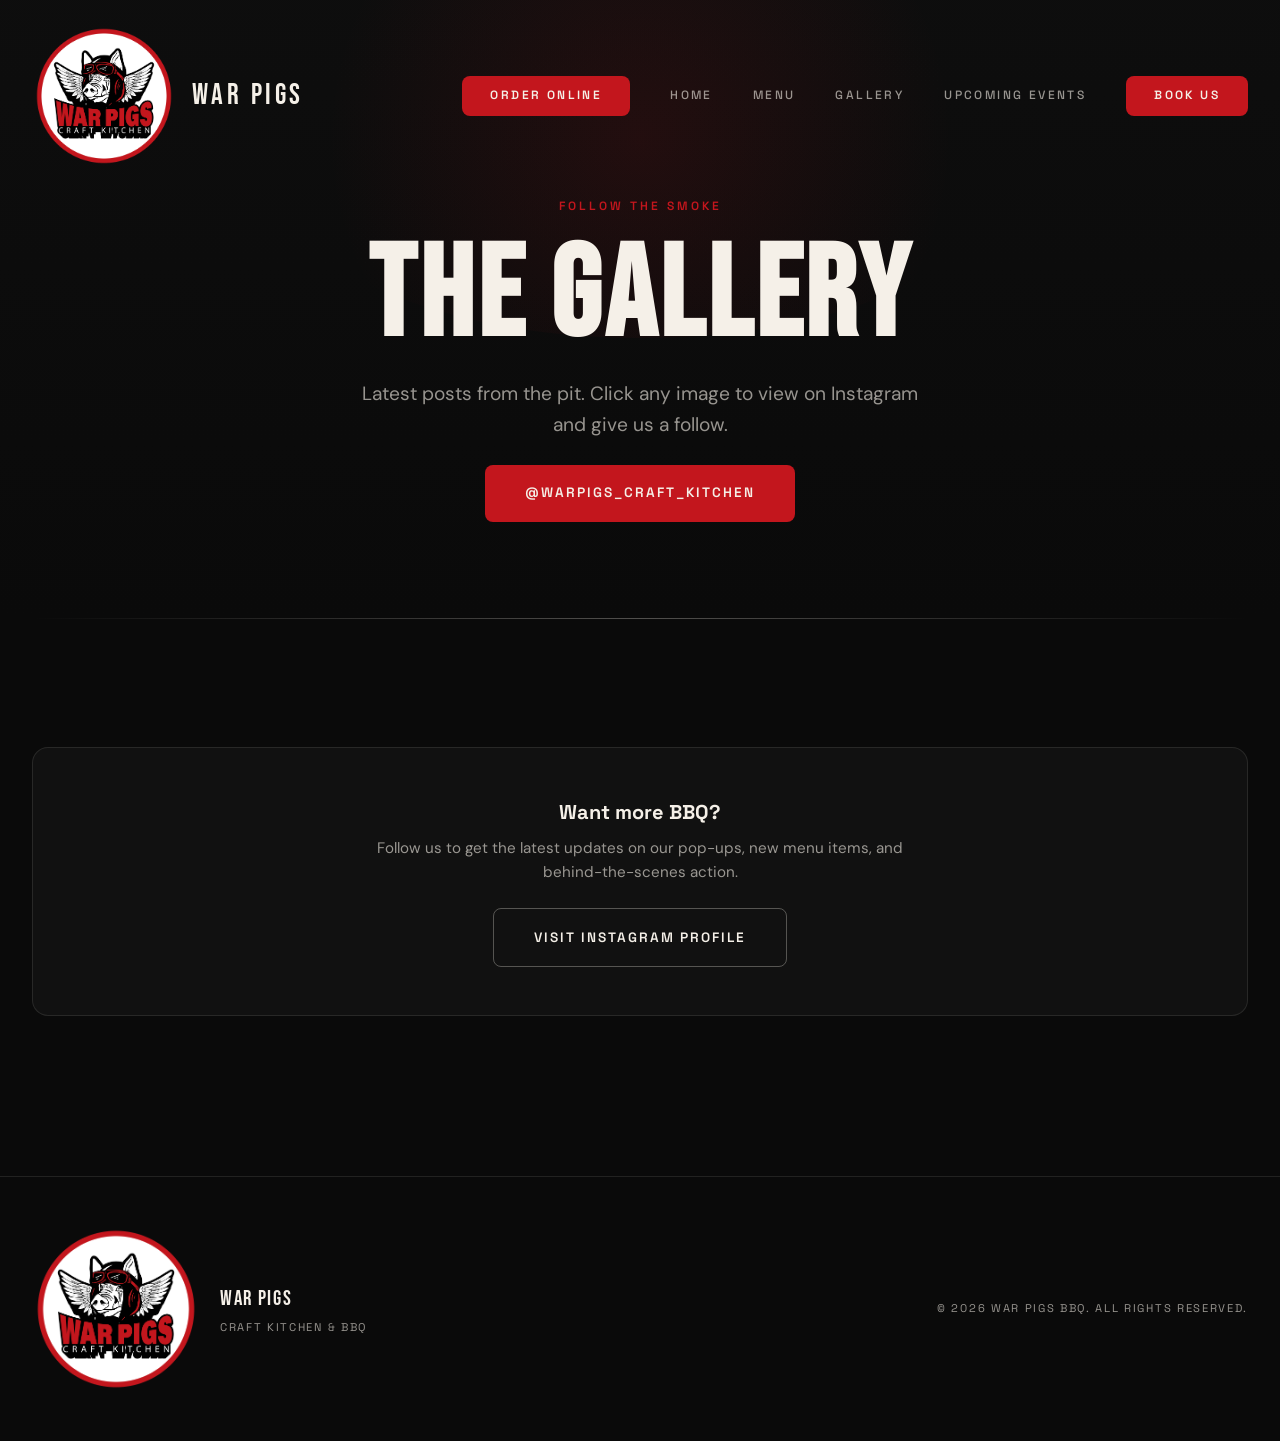
<file: gallery.html>
<!DOCTYPE html>
<html lang="en">
<head>
  <meta charset="UTF-8">
  <meta name="viewport" content="width=device-width, initial-scale=1.0">
  <title>Gallery — War Pigs Craft Kitchen</title>
  <meta name="description" content="Check out the latest from the War Pigs BBQ pit. Follow us on Instagram for more.">
  <link rel="preconnect" href="https://fonts.googleapis.com">
  <link rel="preconnect" href="https://fonts.gstatic.com" crossorigin>
  <link href="https://fonts.googleapis.com/css2?family=Bebas+Neue&family=Space+Grotesk:wght@400;500;600;700&family=DM+Sans:ital,wght@0,400;0,500;0,600;1,400&display=swap" rel="stylesheet">
  <link rel="stylesheet" href="style.css">
  <link rel="stylesheet" href="gallery.css">
  <link rel="icon" type="image/png" sizes="32x32" href="assets/favicon-32x32.png">
</head>
<body>

  <!-- ============ NAVIGATION ============ -->
  <nav class="nav" id="navbar">
    <div class="nav__inner">
      <a href="index.html" class="nav__brand">
        <img src="assets/warpigs-logo.png" alt="War Pigs Craft Kitchen" class="nav__logo" width="144" height="144">
        <span class="nav__name">WAR PIGS</span>
      </a>
      <button class="nav__toggle" id="navToggle" aria-label="Toggle menu">
        <span></span>
        <span></span>
        <span></span>
      </button>
      <div class="nav__links" id="navLinks">
        <!-- <a href="https://warpigsbbq.square.site/" target="_blank" rel="noopener noreferrer" class="nav__cta" data-nav-link>Order Online</a> -->
        <a href="#" class="nav__cta" data-nav-link data-order-notice>Order Online</a>
        <a href="index.html" class="nav__link" data-nav-link>Home</a>
        <a href="menu.html" class="nav__link" data-nav-link>Menu</a>
        <a href="gallery.html" class="nav__link" data-nav-link>Gallery</a>
        <a href="index.html#schedule" class="nav__link" data-nav-link>Upcoming Events</a>
        <a href="index.html#contact" class="nav__cta" data-nav-link>Book Us</a>
      </div>
    </div>
  </nav>

  <main>
    <!-- ============ HERO ============ -->
    <section class="gallery-hero">
      <div class="gallery-hero__glow"></div>
      <div class="container reveal">
        <div class="section-label">Follow The Smoke</div>
        <h1 class="gallery-hero__title">The Gallery</h1>
        <p class="gallery-hero__desc">
          Latest posts from the pit. Click any image to view on Instagram and give us a follow.
        </p>
        <div style="margin-top: 1.5rem;">
          <a href="https://www.instagram.com/warpigs_craft_kitchen/" target="_blank" rel="noopener noreferrer" class="btn-primary">
            @warpigs_craft_kitchen
          </a>
        </div>
      </div>
    </section>

    <!-- ============ DIVIDER ============ -->
    <div class="divider"><div class="divider__line"></div></div>

    <!-- ============ GALLERY GRID ============ -->
    <section class="gallery-container">
      
      <div class="gallery-grid-widget">
        <!-- Elfsight Instagram Feed | Untitled Instagram Feed -->
        <script src="https://elfsightcdn.com/platform.js" async></script>
        <div class="elfsight-app-ae9055ce-9be2-4b1b-a919-6a3b2775f4c2" data-elfsight-app-lazy></div>
      </div>

      <!-- FOOTER NOTE -->
      <div class="instagram-cta reveal">
        <h3>Want more BBQ?</h3>
        <p>
          Follow us to get the latest updates on our pop-ups, new menu items, and behind-the-scenes action.
        </p>
        <div style="margin-top: 1.5rem;">
          <a href="https://www.instagram.com/warpigs_craft_kitchen/" target="_blank" rel="noopener noreferrer" class="btn-outline">Visit Instagram Profile</a>
        </div>
      </div>

    </section>
  </main>

  <!-- ============ FOOTER ============ -->
  <footer class="footer">
    <div class="footer__inner">
      <div class="footer__brand">
        <img src="assets/warpigs-logo.png" alt="War Pigs BBQ Logo" class="footer__logo" width="168" height="168">
        <div>
          <span class="footer__name">WAR PIGS</span>
          <div class="footer__sub">Craft Kitchen &amp; BBQ</div>
        </div>
      </div>
      <div class="footer__copy" id="footerYear">
        <!-- Year updated by script -->
      </div>
    </div>
  </footer>

  <script src="main.js" defer></script>
  
  <!-- Forcefully hide Elfsight branding even if it is injected inside a Shadow DOM -->
  <script>
    setInterval(function() {
      // 1. Hide any global links
      var links = document.querySelectorAll('a[href*="elfsight.com"]');
      for (var i = 0; i < links.length; i++) {
        links[i].style.display = 'none';
      }
      
      // 2. Hide links inside the widget's Shadow DOM
      var widget = document.querySelector('.elfsight-app-ae9055ce-9be2-4b1b-a919-6a3b2775f4c2');
      if (widget && widget.shadowRoot) {
        var shadowLinks = widget.shadowRoot.querySelectorAll('a[href*="elfsight.com"]');
        for (var j = 0; j < shadowLinks.length; j++) {
          shadowLinks[j].style.display = 'none';
        }
        
        var eappsLink = widget.shadowRoot.querySelector('.eapps-link');
        if (eappsLink) {
          eappsLink.style.display = 'none';
        }
      }
    }, 500);
  </script>

</body>
</html>
</file>
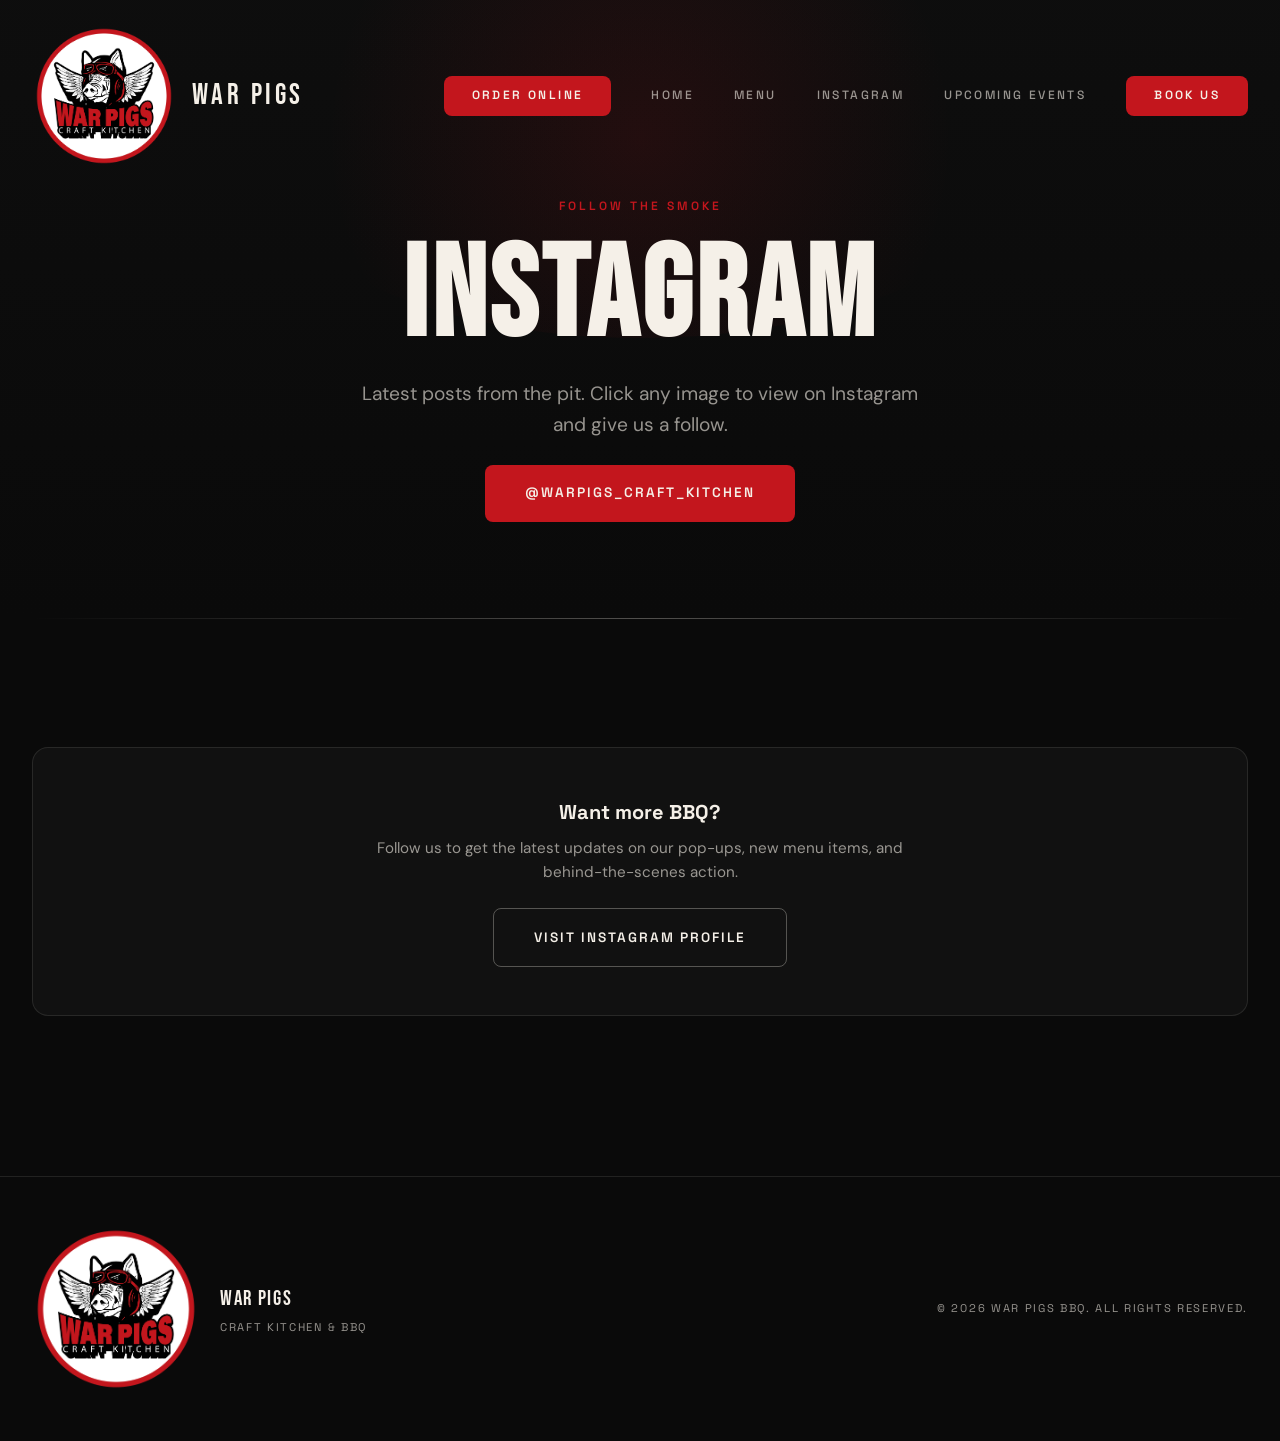
<file: instagram.html>
<!DOCTYPE html>
<html lang="en">
<head>
  <meta charset="UTF-8">
  <meta name="viewport" content="width=device-width, initial-scale=1.0">
  <title>Instagram — War Pigs Craft Kitchen</title>
  <meta name="description" content="Check out the latest from the War Pigs BBQ pit. Follow us on Instagram for more.">
  <link rel="preconnect" href="https://fonts.googleapis.com">
  <link rel="preconnect" href="https://fonts.gstatic.com" crossorigin>
  <link href="https://fonts.googleapis.com/css2?family=Bebas+Neue&family=Space+Grotesk:wght@400;500;600;700&family=DM+Sans:ital,wght@0,400;0,500;0,600;1,400&display=swap" rel="stylesheet">
  <link rel="stylesheet" href="style.css">
  <link rel="stylesheet" href="instagram.css">
  <link rel="icon" type="image/png" sizes="32x32" href="assets/favicon-32x32.png">
</head>
<body>

  <!-- ============ NAVIGATION ============ -->
  <nav class="nav" id="navbar">
    <div class="nav__inner">
      <a href="index.html" class="nav__brand">
        <img src="assets/warpigs-logo.png" alt="War Pigs Craft Kitchen" class="nav__logo" width="144" height="144">
        <span class="nav__name">WAR PIGS</span>
      </a>
      <button class="nav__toggle" id="navToggle" aria-label="Toggle menu">
        <span></span>
        <span></span>
        <span></span>
      </button>
      <div class="nav__links" id="navLinks">
        <a href="https://warpigsbbq.square.site/" target="_blank" rel="noopener noreferrer" class="nav__cta" data-nav-link>Order Online</a>
        <a href="index.html" class="nav__link" data-nav-link>Home</a>
        <a href="menu.html" class="nav__link" data-nav-link>Menu</a>
        <a href="instagram.html" class="nav__link" data-nav-link>Instagram</a>
        <a href="index.html#schedule" class="nav__link" data-nav-link>Upcoming Events</a>
        <a href="index.html#contact" class="nav__cta" data-nav-link>Book Us</a>
      </div>
    </div>
  </nav>

  <main>
    <!-- ============ HERO ============ -->
    <section class="instagram-hero">
      <div class="instagram-hero__glow"></div>
      <div class="container reveal">
        <div class="section-label">Follow The Smoke</div>
        <h1 class="instagram-hero__title">Instagram</h1>
        <p class="instagram-hero__desc">
          Latest posts from the pit. Click any image to view on Instagram and give us a follow.
        </p>
        <div style="margin-top: 1.5rem;">
          <a href="https://www.instagram.com/warpigs_craft_kitchen/" target="_blank" rel="noopener noreferrer" class="btn-primary">
            @warpigs_craft_kitchen
          </a>
        </div>
      </div>
    </section>

    <!-- ============ DIVIDER ============ -->
    <div class="divider"><div class="divider__line"></div></div>

    <!-- ============ INSTAGRAM GRID ============ -->
    <section class="instagram-container">
      
      <div class="instagram-grid-widget">
        <!-- Elfsight Instagram Feed | Untitled Instagram Feed -->
        <script src="https://elfsightcdn.com/platform.js" async></script>
        <div class="elfsight-app-ae9055ce-9be2-4b1b-a919-6a3b2775f4c2" data-elfsight-app-lazy></div>
      </div>

      <!-- FOOTER NOTE -->
      <div class="instagram-cta reveal">
        <h3>Want more BBQ?</h3>
        <p>
          Follow us to get the latest updates on our pop-ups, new menu items, and behind-the-scenes action.
        </p>
        <div style="margin-top: 1.5rem;">
          <a href="https://www.instagram.com/warpigs_craft_kitchen/" target="_blank" rel="noopener noreferrer" class="btn-outline">Visit Instagram Profile</a>
        </div>
      </div>

    </section>
  </main>

  <!-- ============ FOOTER ============ -->
  <footer class="footer">
    <div class="footer__inner">
      <div class="footer__brand">
        <img src="assets/warpigs-logo.png" alt="War Pigs BBQ Logo" class="footer__logo" width="168" height="168">
        <div>
          <span class="footer__name">WAR PIGS</span>
          <div class="footer__sub">Craft Kitchen &amp; BBQ</div>
        </div>
      </div>
      <div class="footer__copy" id="footerYear">
        <!-- Year updated by script -->
      </div>
    </div>
  </footer>

  <script src="main.js" defer></script>
  
  <!-- Forcefully hide Elfsight branding even if it is injected inside a Shadow DOM -->
  <script>
    setInterval(function() {
      // 1. Hide any global links
      var links = document.querySelectorAll('a[href*="elfsight.com"]');
      for (var i = 0; i < links.length; i++) {
        links[i].style.display = 'none';
      }
      
      // 2. Hide links inside the widget's Shadow DOM
      var widget = document.querySelector('.elfsight-app-ae9055ce-9be2-4b1b-a919-6a3b2775f4c2');
      if (widget && widget.shadowRoot) {
        var shadowLinks = widget.shadowRoot.querySelectorAll('a[href*="elfsight.com"]');
        for (var j = 0; j < shadowLinks.length; j++) {
          shadowLinks[j].style.display = 'none';
        }
        
        var eappsLink = widget.shadowRoot.querySelector('.eapps-link');
        if (eappsLink) {
          eappsLink.style.display = 'none';
        }
      }
    }, 500);
  </script>

</body>
</html>
</file>
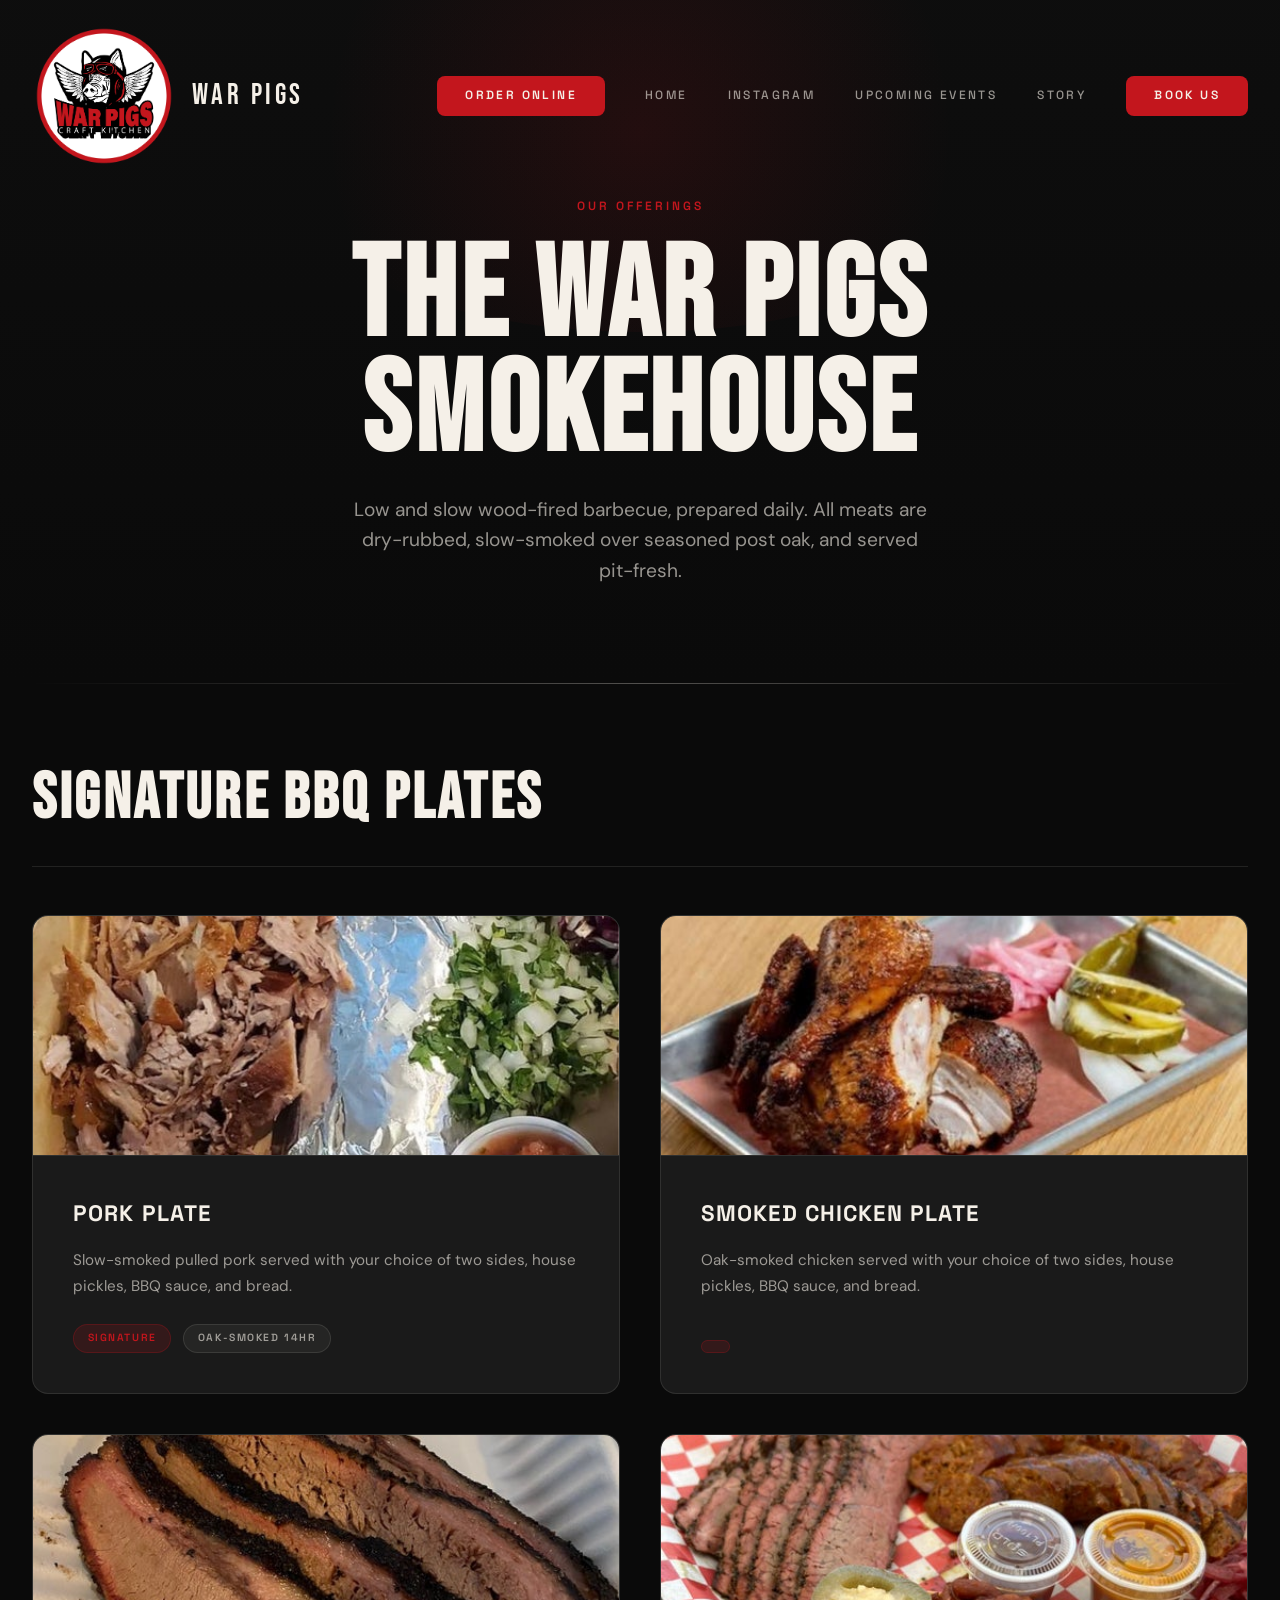
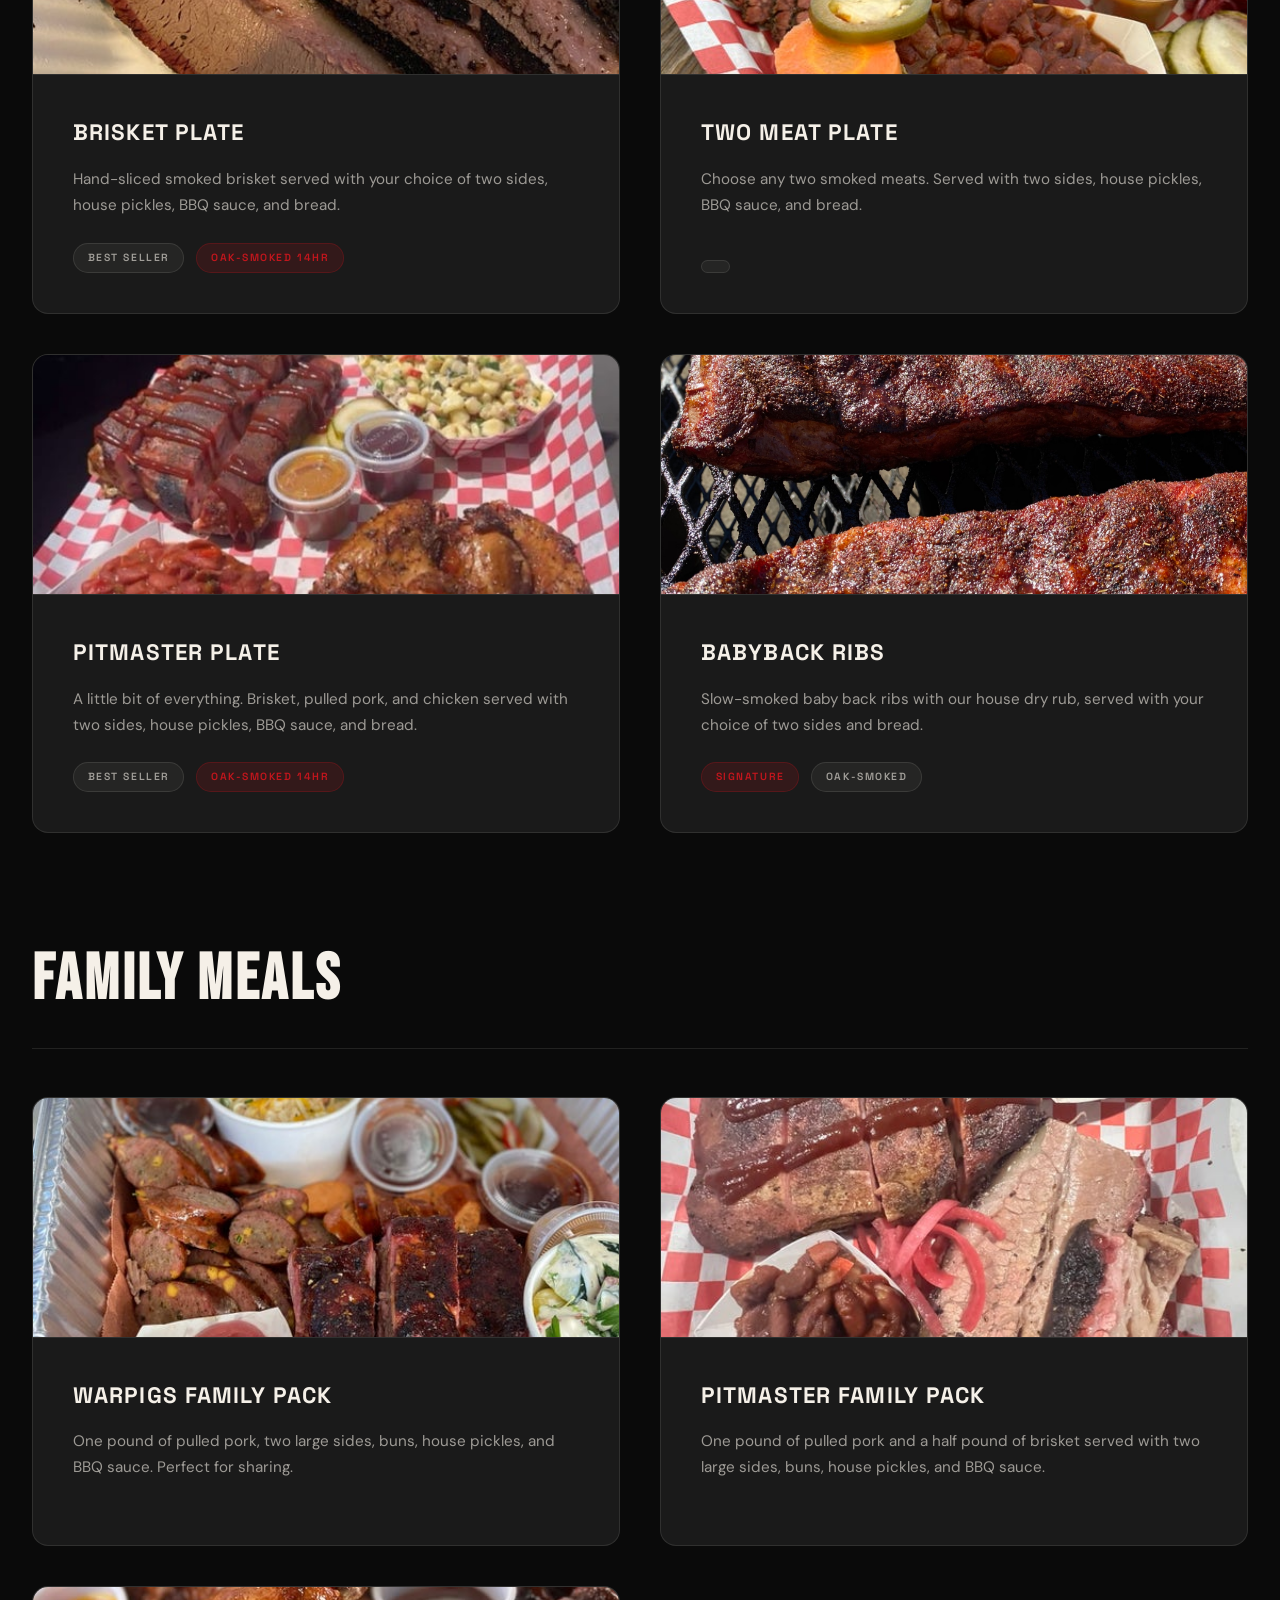
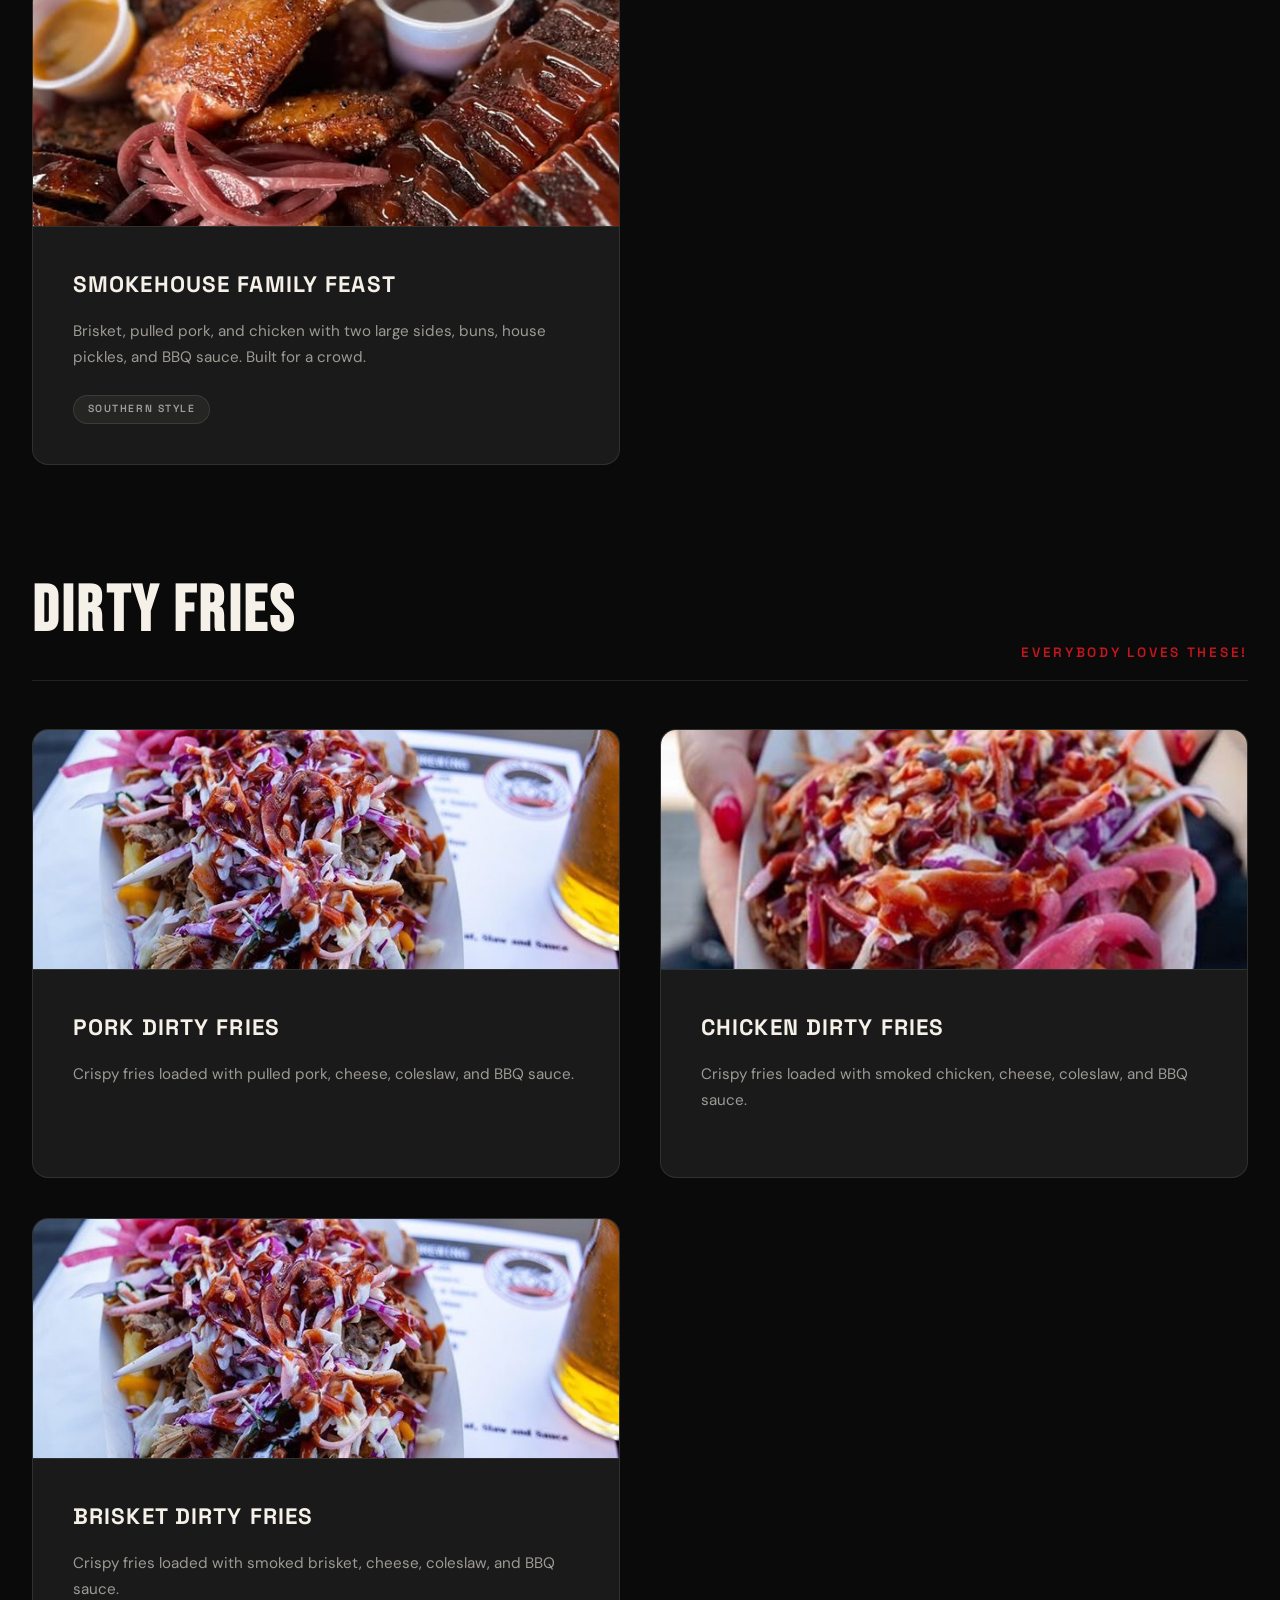
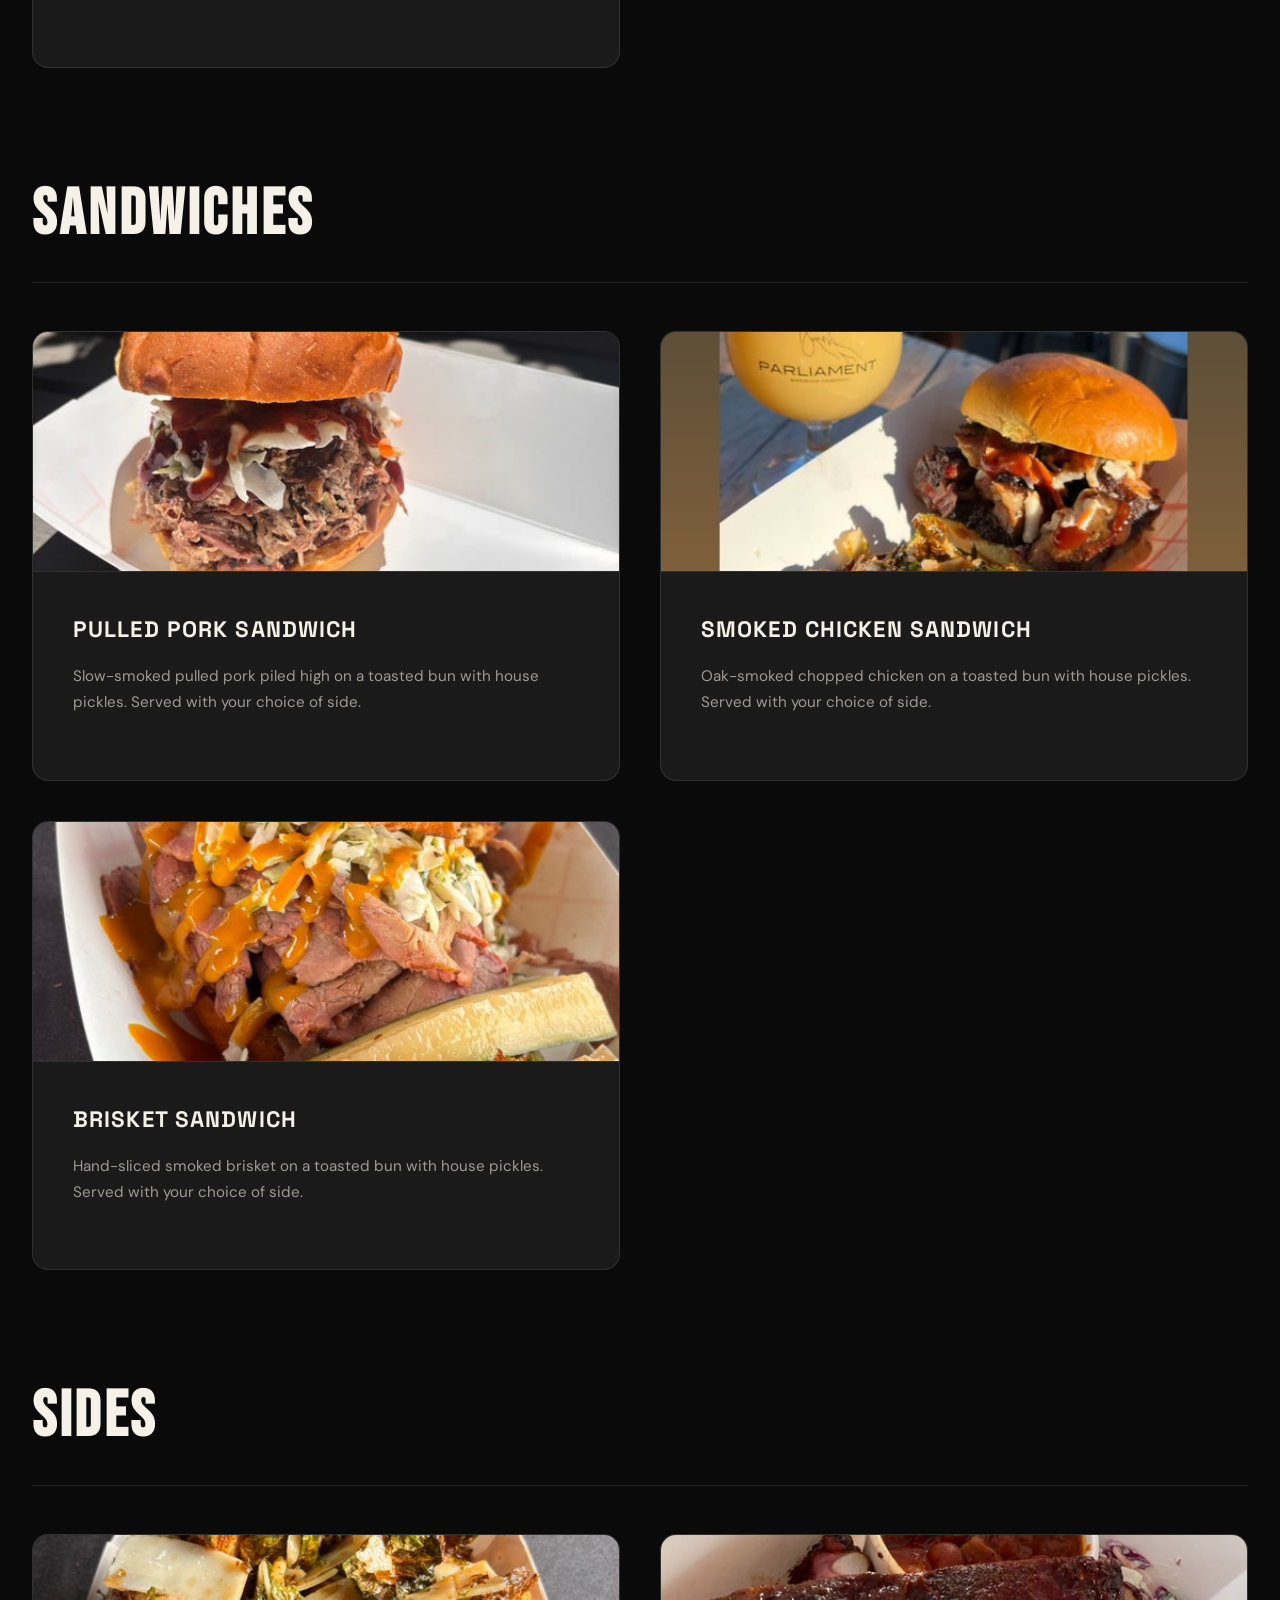
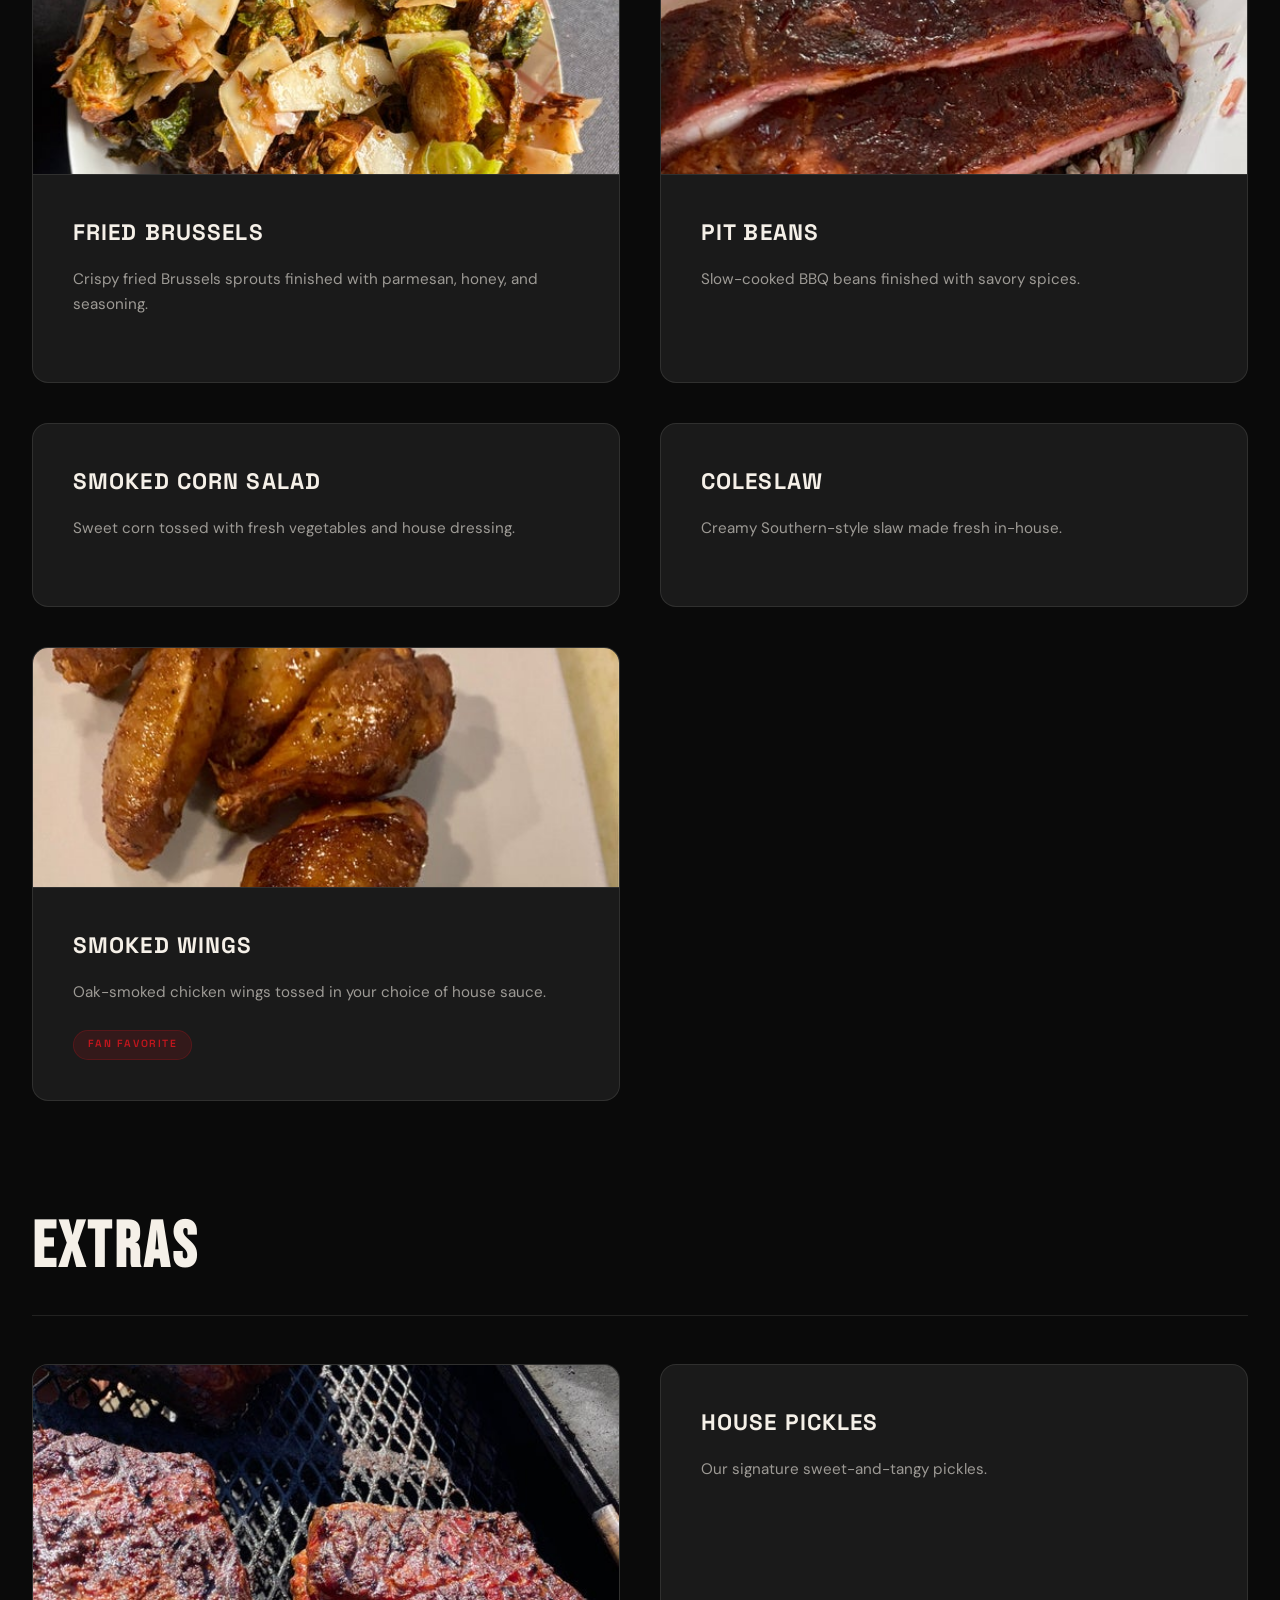
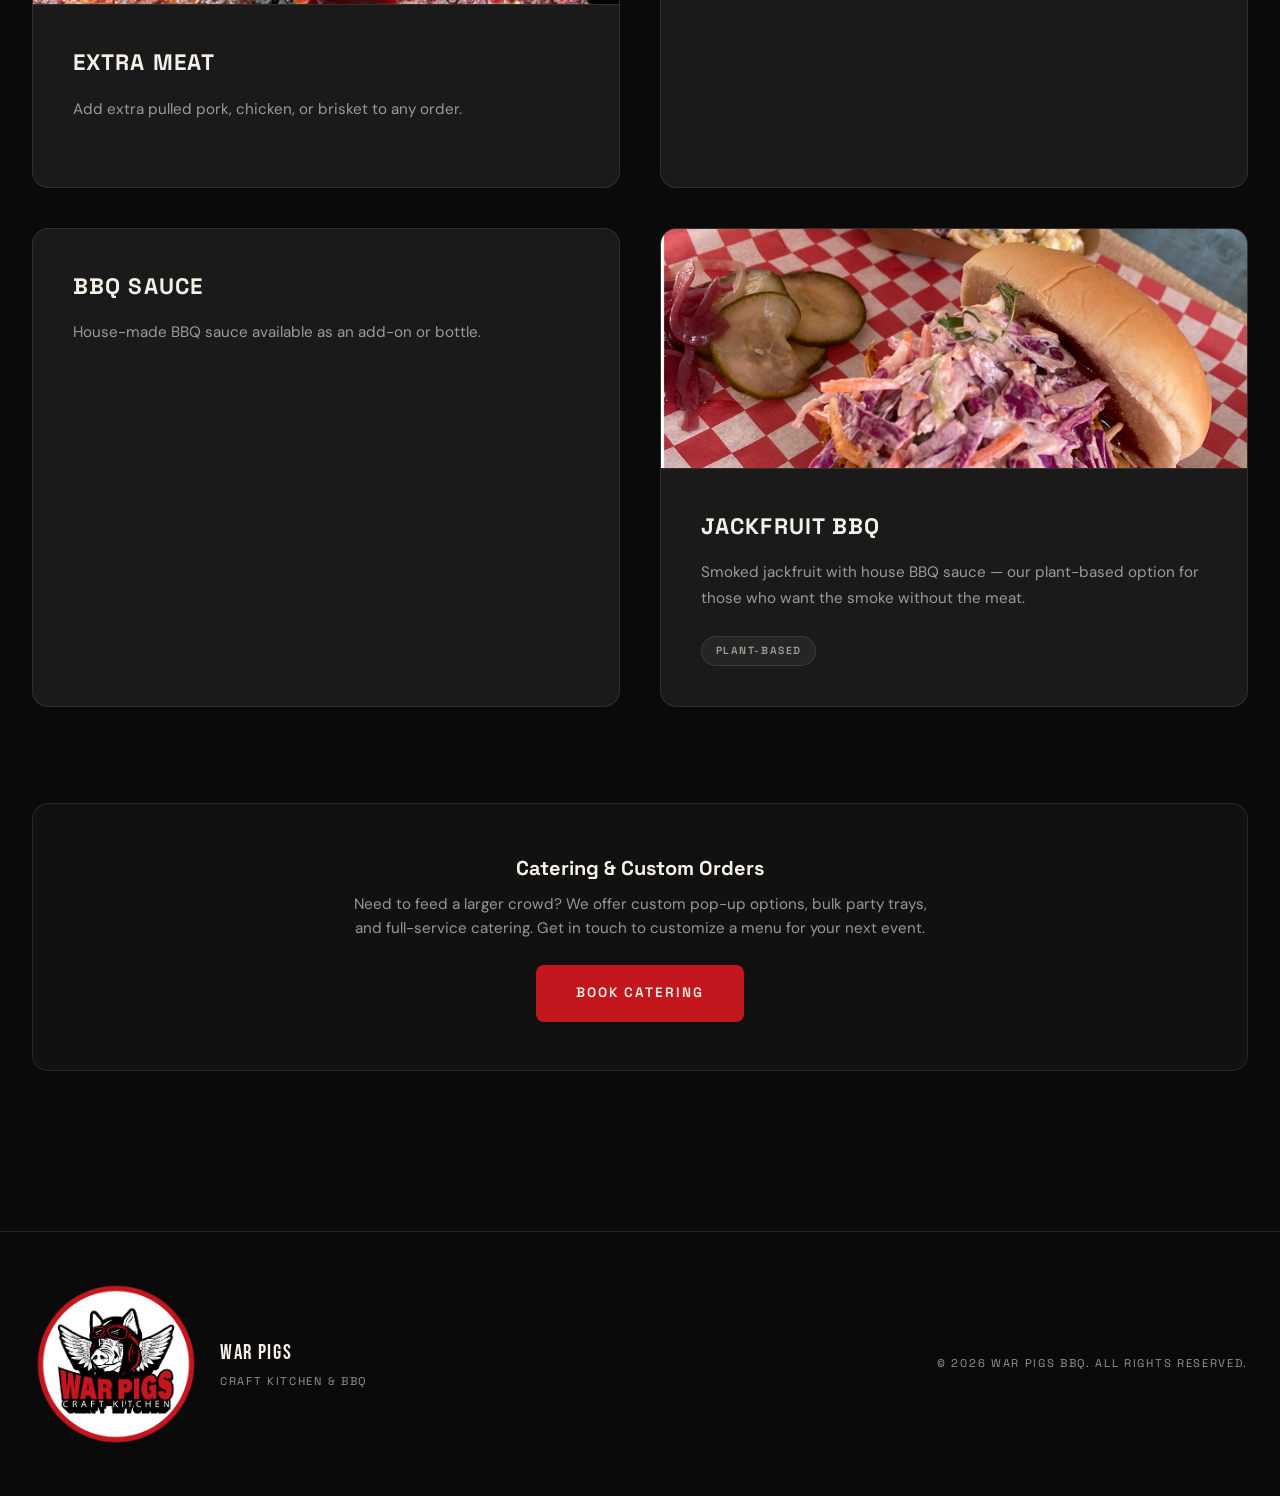
<file: menu.html>
<!DOCTYPE html>
<html lang="en">
<head>
  <meta charset="UTF-8">
  <meta name="viewport" content="width=device-width, initial-scale=1.0">
  <title>The Smokehouse Menu — War Pigs Craft Kitchen</title>
  <meta name="description" content="Explore our slow-smoked barbecue menu, featuring Texas-style brisket, St. Louis ribs, pulled pork, and scratch-made sides.">
  <link rel="preconnect" href="https://fonts.googleapis.com">
  <link rel="preconnect" href="https://fonts.gstatic.com" crossorigin>
  <link href="https://fonts.googleapis.com/css2?family=Bebas+Neue&family=Space+Grotesk:wght@400;500;600;700&family=DM+Sans:ital,wght@0,400;0,500;0,600;1,400&display=swap" rel="stylesheet">
  <link rel="stylesheet" href="style.css">
  <link rel="stylesheet" href="menu.css">
  <link rel="icon" type="image/png" sizes="32x32" href="assets/favicon-32x32.png"></head>
<body>

  <!-- ============ NAVIGATION ============ -->
  <nav class="nav" id="navbar">
    <div class="nav__inner">
      <a href="index.html" class="nav__brand">
        <img src="assets/warpigs-logo.png" alt="War Pigs Craft Kitchen" class="nav__logo" width="144" height="144">
        <span class="nav__name">WAR PIGS</span>
      </a>
      <button class="nav__toggle" id="navToggle" aria-label="Toggle menu">
        <span></span>
        <span></span>
        <span></span>
      </button>
      <div class="nav__links" id="navLinks">
        <a href="https://warpigsbbq.square.site/" target="_blank" rel="noopener noreferrer" class="nav__cta" data-nav-link>Order Online</a>
        <a href="index.html" class="nav__link" data-nav-link>Home</a>
        <a href="instagram.html" class="nav__link" data-nav-link>Instagram</a>
        <a href="index.html#schedule" class="nav__link" data-nav-link>Upcoming Events</a>
        <a href="index.html#story" class="nav__link" data-nav-link>Story</a>
        <a href="index.html#contact" class="nav__cta" data-nav-link>Book Us</a>
      </div>
    </div>
  </nav>

  <main>
    <!-- ============ HERO ============ -->
    <section class="menu-hero">
      <div class="menu-hero__glow"></div>
      <div class="container reveal">
        <div class="section-label">Our Offerings</div>
        <h1 class="menu-hero__title">The War Pigs Smokehouse</h1>
        <p class="menu-hero__desc">
          Low and slow wood-fired barbecue, prepared daily. All meats are dry-rubbed, slow-smoked over seasoned post oak, and served pit-fresh.
        </p>
      </div>
    </section>

    <!-- ============ DIVIDER ============ -->
    <div class="divider"><div class="divider__line"></div></div>

    <!-- ============ MENU SECTIONS ============ -->
    <section class="menu-container">
      
      <!-- CATEGORY: Signature BBQ Plates -->
      <div class="menu-category">
        <div class="menu-category__header reveal">
          <h2 class="menu-category__title">Signature BBQ Plates</h2>
          <span class="menu-category__subtitle"></span>
        </div>
        <div class="menu-grid">
          
          <div class="menu-card menu-card--has-image reveal reveal-d1">
            <div class="menu-card__image-wrap">
              <img src="assets/Pics/Pulled%20Pork.jpeg" class="menu-card__image" alt="Pork Plate — slow-smoked pulled pork with sides" loading="lazy">
            </div>
            <div class="menu-card__content">
              <div>
                <div class="menu-card__header">
                  <h3 class="menu-card__title">Pork Plate</h3>
                  <span class="menu-card__price"> </span>
                </div>
                <p class="menu-card__desc">
                  Slow-smoked pulled pork served with your choice of two sides, house pickles, BBQ sauce, and bread.
                </p>
              </div>
              <div class="menu-card__meta">
                <span class="menu-tag menu-tag--ember">Signature</span>
                <span class="menu-tag menu-tag--cream">Oak-Smoked 14hr</span>
              </div>
            </div>
          </div>

          <div class="menu-card menu-card--has-image reveal reveal-d2">
            <div class="menu-card__image-wrap">
              <img src="assets/Pics/Smoked%20Chicken%20Plate.jpeg" class="menu-card__image" alt="Smoked Chicken Plate — oak-smoked chicken with sides" loading="lazy">
            </div>
            <div class="menu-card__content">
              <div>
                <div class="menu-card__header">
                  <h3 class="menu-card__title">Smoked Chicken Plate</h3>
                  <span class="menu-card__price"> </span>
                </div>
                <p class="menu-card__desc">
                  Oak-smoked chicken served with your choice of two sides, house pickles, BBQ sauce, and bread.
                </p>
              </div>
              <div class="menu-card__meta">
                <span class="menu-tag menu-tag--ember"></span>
              </div>
            </div>
          </div>

          <div class="menu-card menu-card--has-image reveal reveal-d3">
            <div class="menu-card__image-wrap">
              <img src="assets/Pics/Sliced%20Brisket.jpeg" class="menu-card__image" alt="Brisket Plate — hand-sliced smoked brisket with sides" loading="lazy">
            </div>
            <div class="menu-card__content">
              <div>
                <div class="menu-card__header">
                  <h3 class="menu-card__title">Brisket Plate</h3>
                  <span class="menu-card__price"></span>
                </div>
                <p class="menu-card__desc">
                  Hand-sliced smoked brisket served with your choice of two sides, house pickles, BBQ sauce, and bread.
                </p>
              </div>
              <div class="menu-card__meta">
                <span class="menu-tag menu-tag--cream">Best Seller</span>
                <span class="menu-tag menu-tag--ember">Oak-Smoked 14hr</span>
              </div>
            </div>
          </div>

          <div class="menu-card menu-card--has-image reveal reveal-d4">
            <div class="menu-card__image-wrap">
              <img src="assets/Pics/Two%20Meat%20Plate.jpeg" class="menu-card__image" alt="Two Meat Plate — choose any two smoked meats" loading="lazy">
            </div>
            <div class="menu-card__content">
              <div>
                <div class="menu-card__header">
                  <h3 class="menu-card__title">Two Meat Plate</h3>
                  <span class="menu-card__price"></span>
                </div>
                <p class="menu-card__desc">
                  Choose any two smoked meats. Served with two sides, house pickles, BBQ sauce, and bread.
                </p>
              </div>
              <div class="menu-card__meta">
                <span class="menu-tag menu-tag--cream"></span>
              </div>
            </div>
          </div>

          <div class="menu-card menu-card--has-image reveal reveal-d5">
            <div class="menu-card__image-wrap">
              <img src="assets/Pics/Pitmaster%20Plate.jpeg" class="menu-card__image" alt="Pitmaster Plate — brisket, pulled pork, and chicken" loading="lazy">
            </div>
            <div class="menu-card__content">
              <div>
                <div class="menu-card__header">
                  <h3 class="menu-card__title">Pitmaster Plate</h3>
                  <span class="menu-card__price"></span>
                </div>
                <p class="menu-card__desc">
                  A little bit of everything. Brisket, pulled pork, and chicken served with two sides, house pickles, BBQ sauce, and bread.
                </p>
              </div>
              <div class="menu-card__meta">
                <span class="menu-tag menu-tag--cream">Best Seller</span>
                <span class="menu-tag menu-tag--ember">Oak-Smoked 14hr</span>
              </div>
            </div>
          </div>

          <div class="menu-card menu-card--has-image reveal reveal-d6">
            <div class="menu-card__image-wrap">
              <img src="assets/Pics/Babyback%20Ribs.jpeg" class="menu-card__image" alt="Babyback Ribs — slow-smoked St. Louis style" loading="lazy">
            </div>
            <div class="menu-card__content">
              <div>
                <div class="menu-card__header">
                  <h3 class="menu-card__title">Babyback Ribs</h3>
                  <span class="menu-card__price"></span>
                </div>
                <p class="menu-card__desc">
                  Slow-smoked baby back ribs with our house dry rub, served with your choice of two sides and bread.
                </p>
              </div>
              <div class="menu-card__meta">
                <span class="menu-tag menu-tag--ember">Signature</span>
                <span class="menu-tag menu-tag--cream">Oak-Smoked</span>
              </div>
            </div>
          </div>

        </div>
      </div>

      <!-- CATEGORY: Family Meals -->
      <div class="menu-category">
        <div class="menu-category__header reveal">
          <h2 class="menu-category__title">Family Meals</h2>
          <span class="menu-category__subtitle"></span>
        </div>
        <div class="menu-grid">

          <div class="menu-card menu-card--has-image reveal reveal-d1">
            <div class="menu-card__image-wrap">
              <img src="assets/Pics/Family%20Meals.jpeg" class="menu-card__image" alt="WarPigs Family Pack — pulled pork for sharing" loading="lazy">
            </div>
            <div class="menu-card__content">
              <div>
                <div class="menu-card__header">
                  <h3 class="menu-card__title">WarPigs Family Pack</h3>
                  <span class="menu-card__price"></span>
                </div>
                <p class="menu-card__desc">
                  One pound of pulled pork, two large sides, buns, house pickles, and BBQ sauce. Perfect for sharing.
                </p>
              </div>
              <div class="menu-card__meta">
              </div>
            </div>
          </div>

          <div class="menu-card menu-card--has-image reveal reveal-d2">
            <div class="menu-card__image-wrap">
              <img src="assets/Pics/Pitmaster%20Family%20Pack.jpeg" class="menu-card__image" alt="Pitmaster Family Pack — pulled pork and brisket" loading="lazy">
            </div>
            <div class="menu-card__content">
              <div>
                <div class="menu-card__header">
                  <h3 class="menu-card__title">Pitmaster Family Pack</h3>
                  <span class="menu-card__price"></span>
                </div>
                <p class="menu-card__desc">
                  One pound of pulled pork and a half pound of brisket served with two large sides, buns, house pickles, and BBQ sauce.
                </p>
              </div>
              <div class="menu-card__meta">
              </div>
            </div>
          </div>

          <div class="menu-card menu-card--has-image reveal reveal-d3">
            <div class="menu-card__image-wrap">
              <img src="assets/Pics/comboWithWings.jpg" class="menu-card__image" alt="Smokehouse Family Feast — brisket, pork, and chicken" loading="lazy">
            </div>
            <div class="menu-card__content">
              <div>
                <div class="menu-card__header">
                  <h3 class="menu-card__title">Smokehouse Family Feast</h3>
                  <span class="menu-card__price"></span>
                </div>
                <p class="menu-card__desc">
                  Brisket, pulled pork, and chicken with two large sides, buns, house pickles, and BBQ sauce. Built for a crowd.
                </p>
              </div>
              <div class="menu-card__meta">
                <span class="menu-tag menu-tag--cream">Southern Style</span>
              </div>
            </div>
          </div>

        </div>
      </div>

      <!-- CATEGORY: Dirty Fries -->
      <div class="menu-category">
        <div class="menu-category__header reveal">
          <h2 class="menu-category__title">Dirty Fries</h2>
          <span class="menu-category__subtitle">Everybody loves these!</span>
        </div>
        <div class="menu-grid">

          <div class="menu-card menu-card--has-image reveal reveal-d1">
            <div class="menu-card__image-wrap">
              <img src="assets/Pics/Dirty%20fries.jpg" class="menu-card__image" alt="Pork Dirty Fries" loading="lazy">
            </div>
            <div class="menu-card__content">
              <div>
                <div class="menu-card__header">
                  <h3 class="menu-card__title">Pork Dirty Fries</h3>
                  <span class="menu-card__price"></span>
                </div>
                <p class="menu-card__desc">
                 Crispy fries loaded with pulled pork, cheese, coleslaw, and BBQ sauce.
                </p>
              </div>
              <div class="menu-card__meta">
              </div>
            </div>
          </div>

          <div class="menu-card menu-card--has-image reveal reveal-d2">
            <div class="menu-card__image-wrap">
              <img src="assets/Pics/Dirty%20Fries%202.jpeg" class="menu-card__image" alt="Chicken Dirty Fries" loading="lazy">
            </div>
            <div class="menu-card__content">
              <div>
                <div class="menu-card__header">
                  <h3 class="menu-card__title">Chicken Dirty Fries</h3>
                  <span class="menu-card__price"></span>
                </div>
                <p class="menu-card__desc">
                 Crispy fries loaded with smoked chicken, cheese, coleslaw, and BBQ sauce.
                </p>
              </div>
              <div class="menu-card__meta">
              </div>
            </div>
          </div>

          <div class="menu-card menu-card--has-image reveal reveal-d3">
            <div class="menu-card__image-wrap">
              <img src="assets/Pics/Dirty%20fries.jpg" class="menu-card__image" alt="Brisket Dirty Fries" loading="lazy">
            </div>
            <div class="menu-card__content">
              <div>
                <div class="menu-card__header">
                  <h3 class="menu-card__title">Brisket Dirty Fries</h3>
                  <span class="menu-card__price"></span>
                </div>
                <p class="menu-card__desc">
                 Crispy fries loaded with smoked brisket, cheese, coleslaw, and BBQ sauce.
                </p>
              </div>
              <div class="menu-card__meta">
              </div>
            </div>
          </div>
        </div>
      </div>

      <!-- CATEGORY: Sandwiches -->
      <div class="menu-category">
        <div class="menu-category__header reveal">
          <h2 class="menu-category__title">Sandwiches</h2>
          <span class="menu-category__subtitle"></span>
        </div>
        <div class="menu-grid">

          <div class="menu-card menu-card--has-image reveal reveal-d1">
            <div class="menu-card__image-wrap">
              <img src="assets/Pics/Pulled%20Pork%20Sandwich.jpeg" class="menu-card__image" alt="Pulled Pork Sandwich" loading="lazy">
            </div>
            <div class="menu-card__content">
              <div>
                <div class="menu-card__header">
                  <h3 class="menu-card__title">Pulled Pork Sandwich</h3>
                  <span class="menu-card__price"></span>
                </div>
                <p class="menu-card__desc">
                 Slow-smoked pulled pork piled high on a toasted bun with house pickles. Served with your choice of side.
                </p>
              </div>
              <div class="menu-card__meta">
              </div>
            </div>
          </div>

          <div class="menu-card menu-card--has-image reveal reveal-d2">
            <div class="menu-card__image-wrap">
              <img src="assets/Pics/Smoked%20Chicken%20Sandwich.jpeg" class="menu-card__image" alt="Smoked Chicken Sandwich" loading="lazy">
            </div>
            <div class="menu-card__content">
              <div>
                <div class="menu-card__header">
                  <h3 class="menu-card__title">Smoked Chicken Sandwich</h3>
                  <span class="menu-card__price"></span>
                </div>
                <p class="menu-card__desc">
                 Oak-smoked chopped chicken on a toasted bun with house pickles. Served with your choice of side.
                </p>
              </div>
              <div class="menu-card__meta"> 
              </div>
            </div>
          </div>

          <div class="menu-card menu-card--has-image reveal reveal-d3">
            <div class="menu-card__image-wrap">
              <img src="assets/Pics/Brisket%20Sandwich.jpeg" class="menu-card__image" alt="Brisket Sandwich" loading="lazy">
            </div>
            <div class="menu-card__content">
              <div>
                <div class="menu-card__header">
                  <h3 class="menu-card__title">Brisket Sandwich</h3>
                  <span class="menu-card__price"></span>
                </div>
                <p class="menu-card__desc">
                 Hand-sliced smoked brisket on a toasted bun with house pickles. Served with your choice of side.
                </p>
              </div>
              <div class="menu-card__meta"> 
              </div>
            </div>
          </div>

        </div>
      </div>

      <!-- CATEGORY: Sides -->
      <div class="menu-category">
        <div class="menu-category__header reveal">
          <h2 class="menu-category__title">Sides</h2>
          <span class="menu-category__subtitle"></span>
        </div>
        <div class="menu-grid">

          <div class="menu-card menu-card--has-image reveal reveal-d1">
            <div class="menu-card__image-wrap">
              <img src="assets/Pics/Fried%20Brussels.jpeg" class="menu-card__image" alt="Fried Brussels Sprouts" loading="lazy">
            </div>
            <div class="menu-card__content">
              <div>
                <div class="menu-card__header">
                  <h3 class="menu-card__title">Fried Brussels</h3>
                  <span class="menu-card__price"></span>
                </div>
                <p class="menu-card__desc">
                 Crispy fried Brussels sprouts finished with parmesan, honey, and seasoning.
                </p>
              </div>
              <div class="menu-card__meta">
              </div>
            </div>
          </div>

          <div class="menu-card menu-card--has-image reveal reveal-d2">
            <div class="menu-card__image-wrap">
              <img src="assets/Pics/Ribs%20and%20Beans.jpeg" class="menu-card__image" alt="Pit Beans — slow-cooked BBQ beans" loading="lazy">
            </div>
            <div class="menu-card__content">
              <div>
                <div class="menu-card__header">
                  <h3 class="menu-card__title">Pit Beans</h3>
                  <span class="menu-card__price"></span>
                </div>
                <p class="menu-card__desc">
                 Slow-cooked BBQ beans finished with savory spices.
                </p>
              </div>
              <div class="menu-card__meta">
              </div>
            </div>
          </div>

          <div class="menu-card reveal reveal-d3">
            <div>
              <div class="menu-card__header">
                <h3 class="menu-card__title">Smoked Corn Salad</h3>
                <span class="menu-card__price"></span>
              </div>
              <p class="menu-card__desc">
               Sweet corn tossed with fresh vegetables and house dressing.
              </p>
            </div>
            <div class="menu-card__meta">
            </div>
          </div>

          <div class="menu-card reveal reveal-d4">
            <div>
              <div class="menu-card__header">
                <h3 class="menu-card__title">Coleslaw</h3>
                <span class="menu-card__price"></span>
              </div>
              <p class="menu-card__desc">
               Creamy Southern-style slaw made fresh in-house.
              </p>
            </div>
            <div class="menu-card__meta">
            </div>
          </div>

          <div class="menu-card menu-card--has-image reveal reveal-d5">
            <div class="menu-card__image-wrap">
              <img src="assets/Pics/Wings.jpeg" class="menu-card__image" alt="Smoked Wings" loading="lazy">
            </div>
            <div class="menu-card__content">
              <div>
                <div class="menu-card__header">
                  <h3 class="menu-card__title">Smoked Wings</h3>
                  <span class="menu-card__price"></span>
                </div>
                <p class="menu-card__desc">
                 Oak-smoked chicken wings tossed in your choice of house sauce.
                </p>
              </div>
              <div class="menu-card__meta">
                <span class="menu-tag menu-tag--ember">Fan Favorite</span>
              </div>
            </div>
          </div>
        </div>
      </div>

      <!-- CATEGORY: Extras -->
      <div class="menu-category">
        <div class="menu-category__header reveal">
          <h2 class="menu-category__title">Extras</h2>
          <span class="menu-category__subtitle"></span>
        </div>
        <div class="menu-grid">

          <div class="menu-card menu-card--has-image reveal reveal-d1">
            <div class="menu-card__image-wrap">
              <img src="assets/Pics/brisket.jpeg" class="menu-card__image" alt="Extra Meat — add smoked meats to any order" loading="lazy">
            </div>
            <div class="menu-card__content">
              <div>
                <div class="menu-card__header">
                  <h3 class="menu-card__title">Extra Meat</h3>
                  <span class="menu-card__price"></span>
                </div>
                <p class="menu-card__desc">
                 Add extra pulled pork, chicken, or brisket to any order.
                </p>
              </div>
              <div class="menu-card__meta">
              </div>
            </div>
          </div>

          <div class="menu-card reveal reveal-d2">
            <div>
              <div class="menu-card__header">
                <h3 class="menu-card__title">House Pickles</h3>
                <span class="menu-card__price"></span>
              </div>
              <p class="menu-card__desc">
               Our signature sweet-and-tangy pickles.
              </p>
            </div>
            <div class="menu-card__meta">
            </div>
          </div>

          <div class="menu-card reveal reveal-d3">
            <div>
              <div class="menu-card__header">
                <h3 class="menu-card__title">BBQ Sauce</h3>
                <span class="menu-card__price"></span>
              </div>
              <p class="menu-card__desc">
              House-made BBQ sauce available as an add-on or bottle.
              </p>
            </div>
            <div class="menu-card__meta">
            </div>
          </div>

          <div class="menu-card menu-card--has-image reveal reveal-d4">
            <div class="menu-card__image-wrap">
              <img src="assets/Pics/jackfruit.jpg" class="menu-card__image" alt="Jackfruit BBQ — plant-based smoked option" loading="lazy">
            </div>
            <div class="menu-card__content">
              <div>
                <div class="menu-card__header">
                  <h3 class="menu-card__title">Jackfruit BBQ</h3>
                  <span class="menu-card__price"></span>
                </div>
                <p class="menu-card__desc">
                 Smoked jackfruit with house BBQ sauce — our plant-based option for those who want the smoke without the meat.
                </p>
              </div>
              <div class="menu-card__meta">
                <span class="menu-tag menu-tag--cream">Plant-Based</span>
              </div>
            </div>
          </div>
        </div>
      </div>


      <!-- FOOTER NOTE -->
      <div class="menu-footer-note reveal">
        <h3>Catering &amp; Custom Orders</h3>
        <p>
          Need to feed a larger crowd? We offer custom pop-up options, bulk party trays, and full-service catering. Get in touch to customize a menu for your next event.
        </p>
        <div style="margin-top: 1.5rem;">
          <a href="index.html#contact" class="btn-primary">Book Catering</a>
        </div>
      </div>

    </section>
  </main>

  <!-- ============ FOOTER ============ -->
  <footer class="footer">
    <div class="footer__inner">
      <div class="footer__brand">
        <img src="assets/warpigs-logo.png" alt="War Pigs BBQ Logo" class="footer__logo" width="168" height="168">
        <div>
          <span class="footer__name">WAR PIGS</span>
          <div class="footer__sub">Craft Kitchen &amp; BBQ</div>
        </div>
      </div>
      <div class="footer__copy" id="footerYear">
        <!-- Year updated by script -->
      </div>
    </div>
  </footer>

  <script src="main.js" defer></script>

</body>
</html>
</file>
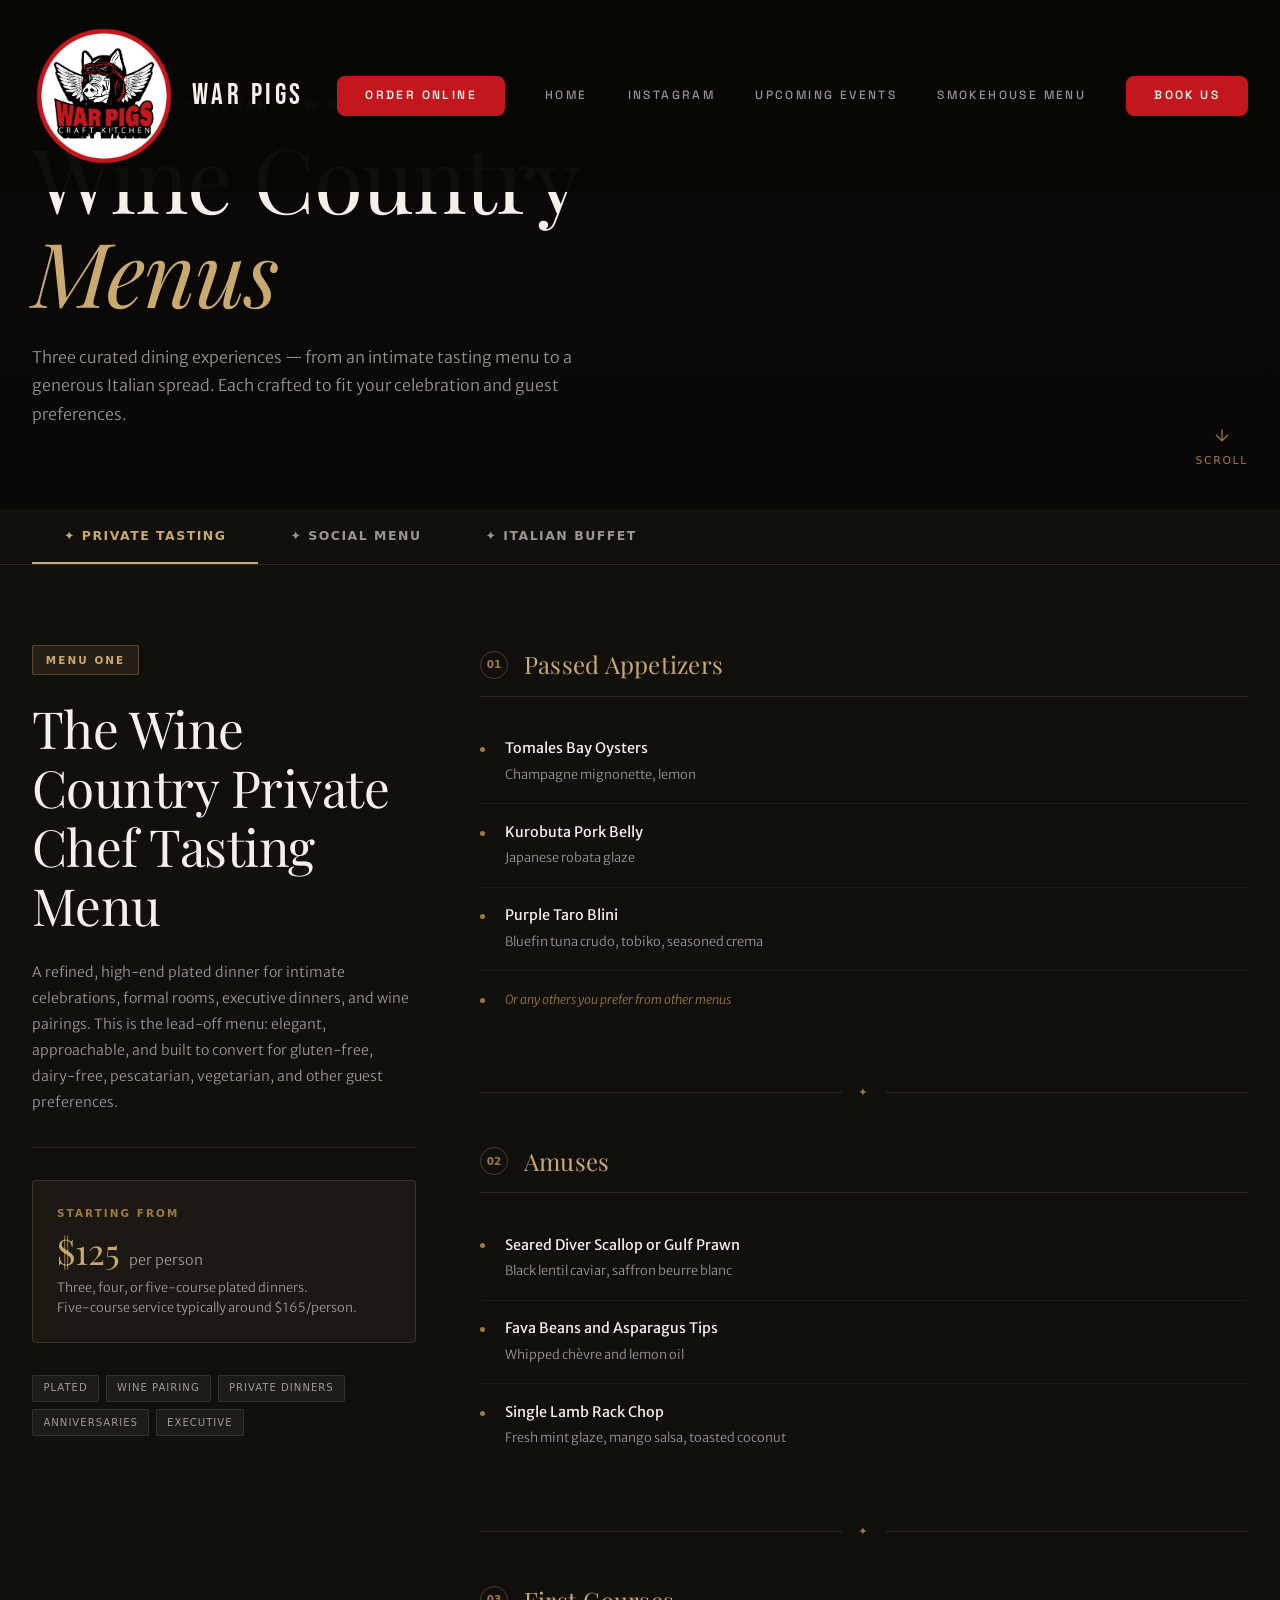
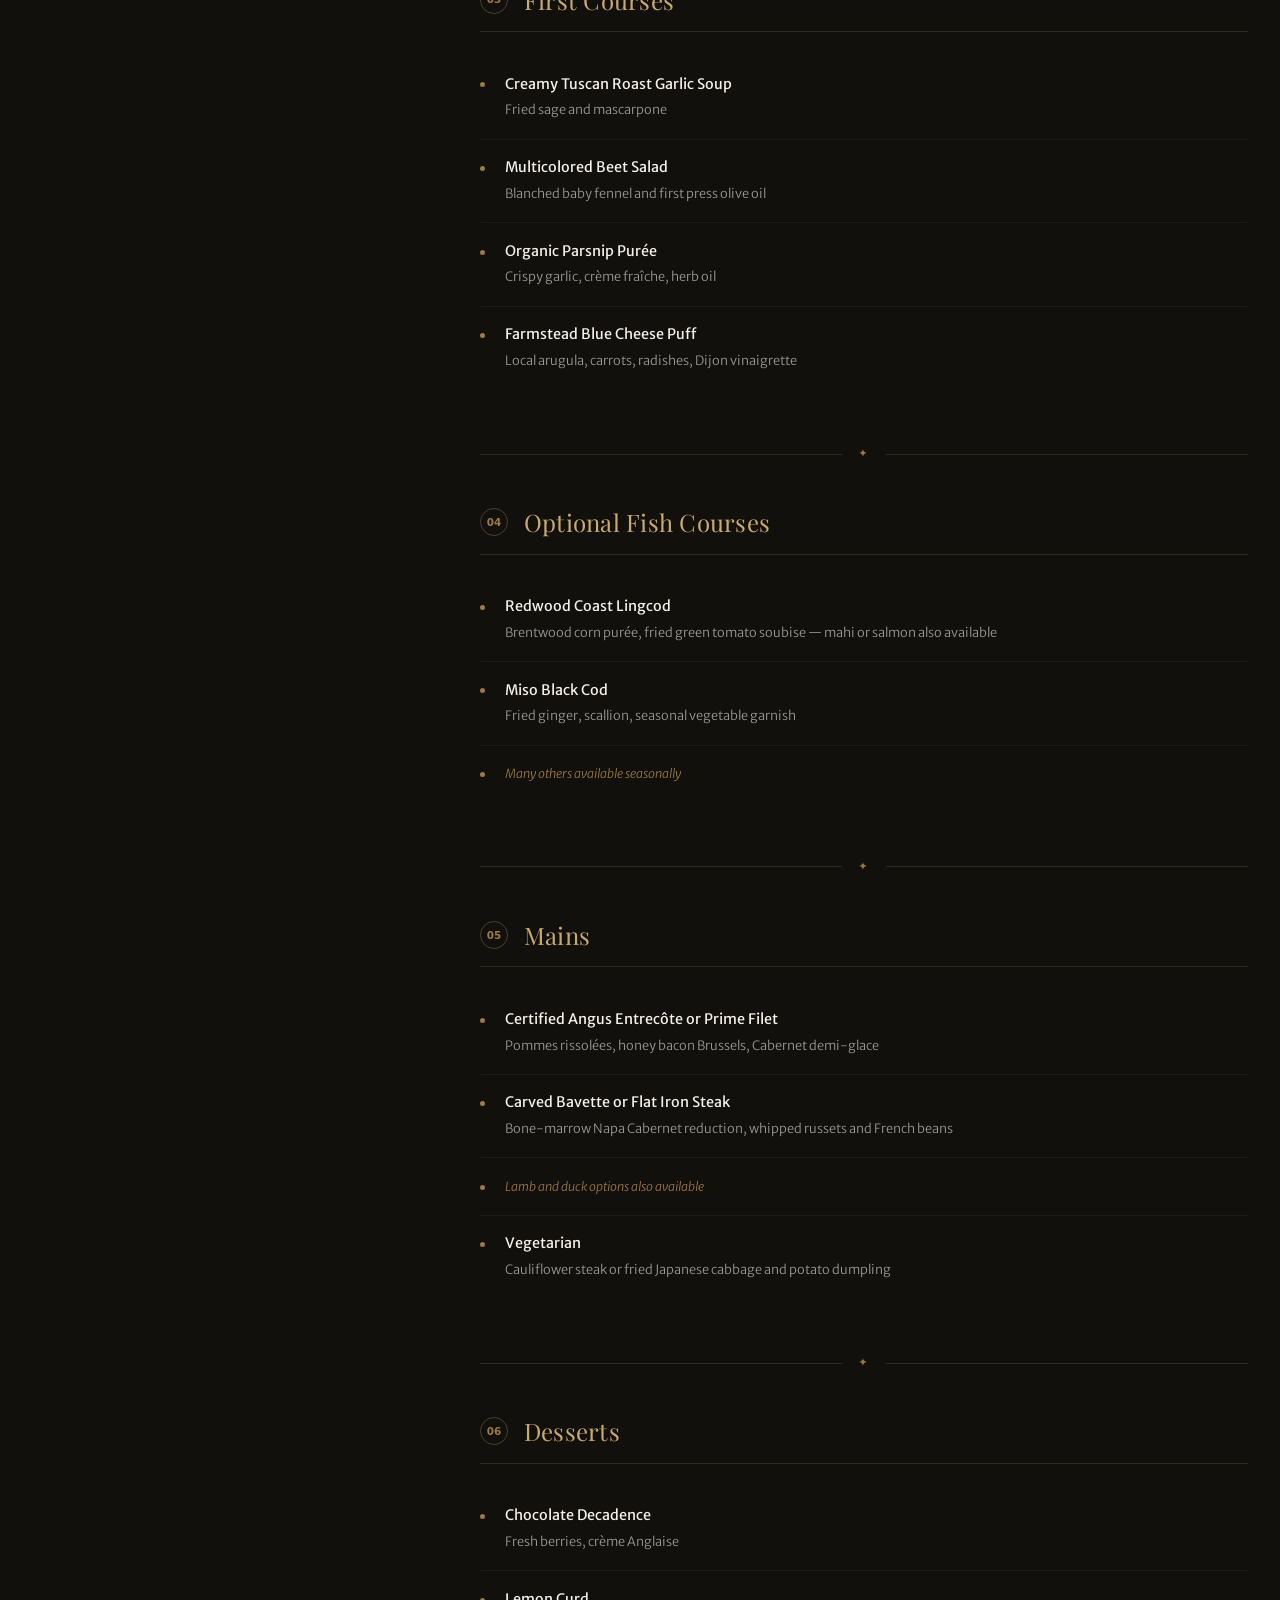
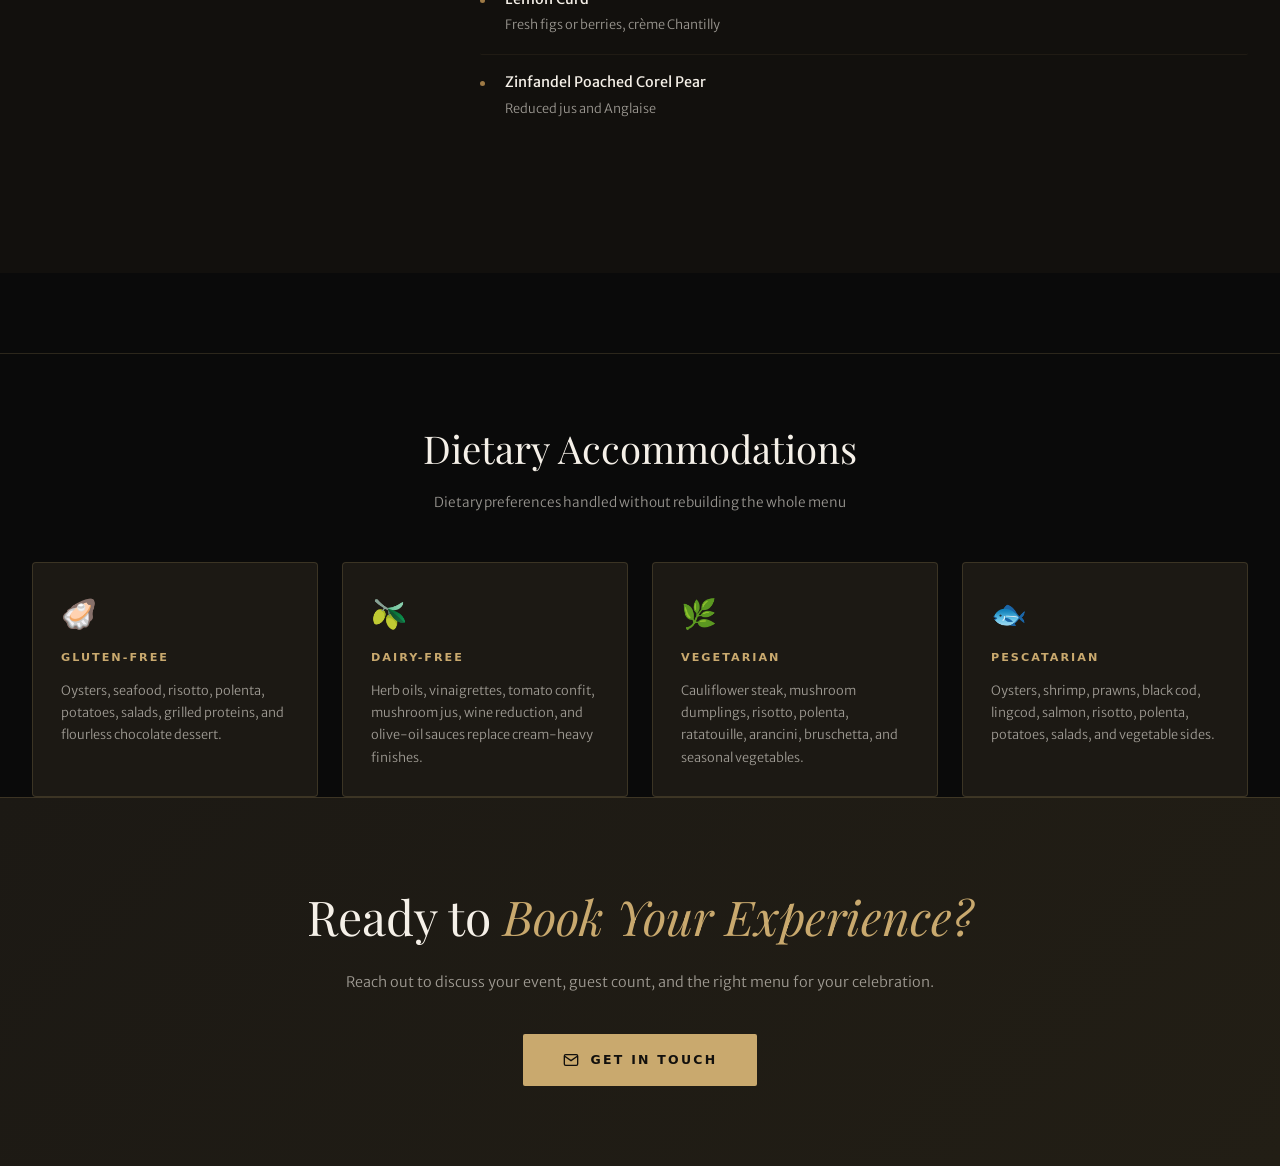
<file: menu_pacplate.html>
<!DOCTYPE html>
<html lang="en">
<head>
  <meta charset="UTF-8">
  <meta name="viewport" content="width=device-width, initial-scale=1.0">
  <title>Wine Country Menus — Chef Pete Coleman × War Pigs</title>
  <meta name="description" content="Three curated Wine Country menus from Chef Pete Coleman — Private Chef Tasting, Social, and Italian Buffet menus for any occasion.">
  <link rel="preconnect" href="https://fonts.googleapis.com">
  <link rel="preconnect" href="https://fonts.gstatic.com" crossorigin>
  <link href="https://fonts.googleapis.com/css2?family=Bebas+Neue&family=Space+Grotesk:wght@300;400;500;600;700&family=Playfair+Display:ital,wght@0,300;0,400;0,600;1,300;1,400&family=Merriweather+Sans:wght@300;400&display=swap" rel="stylesheet">
  <link rel="stylesheet" href="style.css">
  <link rel="icon" type="image/png" sizes="32x32" href="assets/favicon-32x32.png">

  <style>
    /* ============================================
       WINE COUNTRY PAGE — PACPLATE MENUS
       Fusing War Pigs dark theme with Pacplate
       wine-country warmth and elegance
    ============================================ */

    :root {
      --gold:      #c9a96e;
      --gold-dim:  #9e7a45;
      --gold-glow: rgba(201,169,110,0.15);
      --gold-line: rgba(201,169,110,0.3);
      --warm-bg:   #12100d;
      --card-bg:   #1c1914;
      --card-border: rgba(201,169,110,0.18);
      --playfair: "Playfair Display", Georgia, serif;
      --merri: "Merriweather Sans", Helvetica, sans-serif;
    }

    /* ---- HERO ---- */
    .wc-hero {
      position: relative;
      min-height: 480px;
      display: flex;
      align-items: flex-end;
      overflow: hidden;
      background: var(--bg-dark);
    }

    .wc-hero__bg {
      position: absolute;
      inset: 0;
      background:
        linear-gradient(to bottom, rgba(10,8,5,0.35) 0%, rgba(10,8,5,0.85) 100%),
        url("https://pacplate.com/wp-content/uploads/2026/04/OrganicRaspberriesFrenchPuffMeyerLemonChantilly.webp")
        center center / cover no-repeat;
      transform: scale(1.03);
      animation: hero-breathe 12s ease-in-out infinite alternate;
    }

    @keyframes hero-breathe {
      from { transform: scale(1.03) translateY(0); }
      to   { transform: scale(1.08) translateY(-12px); }
    }

    .wc-hero__particles {
      position: absolute;
      inset: 0;
      pointer-events: none;
      z-index: 1;
    }

    .wc-hero__content {
      position: relative;
      z-index: 2;
      width: 100%;
      padding: 6rem 2rem 5rem;
    }

    .wc-hero__eyebrow {
      font-family: var(--font-body);
      font-size: 0.72rem;
      font-weight: 600;
      letter-spacing: 0.25em;
      text-transform: uppercase;
      color: var(--gold);
      margin-bottom: 1rem;
      display: flex;
      align-items: center;
      gap: 0.75rem;
    }
    .wc-hero__eyebrow::before {
      content: '';
      width: 40px;
      height: 1px;
      background: var(--gold);
    }

    .wc-hero__title {
      font-family: var(--playfair);
      font-size: clamp(3rem, 7vw, 6.5rem);
      font-weight: 300;
      color: var(--cream);
      line-height: 1.05;
      margin-bottom: 1.5rem;
      letter-spacing: -0.01em;
    }

    .wc-hero__title em {
      font-style: italic;
      color: var(--gold);
    }

    .wc-hero__sub {
      font-family: var(--merri);
      font-size: 1rem;
      font-weight: 300;
      color: var(--cream-60);
      max-width: 560px;
      line-height: 1.8;
    }

    .wc-hero__scroll {
      position: absolute;
      bottom: 2.5rem;
      right: 2rem;
      z-index: 2;
      display: flex;
      flex-direction: column;
      align-items: center;
      gap: 0.4rem;
      color: var(--gold-dim);
      font-family: var(--font-body);
      font-size: 0.68rem;
      letter-spacing: 0.15em;
      text-transform: uppercase;
      animation: scroll-pulse 2.5s ease-in-out infinite;
    }
    .wc-hero__scroll svg {
      width: 20px;
      height: 20px;
    }
    @keyframes scroll-pulse {
      0%,100% { opacity: 0.5; transform: translateY(0); }
      50%      { opacity: 1;   transform: translateY(4px); }
    }

    /* ---- TAB NAV ---- */
    .wc-tabs {
      background: var(--warm-bg);
      border-bottom: 1px solid var(--card-border);
      position: sticky;
      top: 0;
      z-index: 100;
      padding: 0 2rem;
    }

    .wc-tabs__inner {
      max-width: 80rem;
      margin: 0 auto;
      display: flex;
      gap: 0;
      overflow-x: auto;
      scrollbar-width: none;
    }
    .wc-tabs__inner::-webkit-scrollbar { display: none; }

    .wc-tab {
      flex-shrink: 0;
      padding: 1.2rem 2rem;
      font-family: var(--font-body);
      font-size: 0.78rem;
      font-weight: 600;
      letter-spacing: 0.12em;
      text-transform: uppercase;
      color: var(--cream-60);
      border: none;
      background: none;
      cursor: pointer;
      border-bottom: 2px solid transparent;
      transition: all 0.3s ease;
      white-space: nowrap;
    }
    .wc-tab:hover { color: var(--gold); }
    .wc-tab.active {
      color: var(--gold);
      border-bottom-color: var(--gold);
    }

    /* ---- MENU PANELS ---- */
    .wc-menus {
      background: var(--warm-bg);
      min-height: 80vh;
    }

    .wc-panel {
      display: none;
      padding: 5rem 2rem;
      max-width: 80rem;
      margin: 0 auto;
      animation: panel-fade 0.4s ease forwards;
    }
    .wc-panel.active { display: block; }

    @keyframes panel-fade {
      from { opacity: 0; transform: translateY(16px); }
      to   { opacity: 1; transform: translateY(0); }
    }

    /* ---- TWO-COLUMN LAYOUT ---- */
    .wc-menu-layout {
      display: grid;
      grid-template-columns: 1fr 2fr;
      gap: 4rem;
      align-items: start;
    }

    /* ---- SIDEBAR ---- */
    .wc-menu-sidebar {
      position: sticky;
      top: 80px;
    }

    .wc-menu-badge {
      display: inline-block;
      font-family: var(--font-body);
      font-size: 0.65rem;
      font-weight: 600;
      letter-spacing: 0.2em;
      text-transform: uppercase;
      color: var(--gold);
      background: rgba(201,169,110,0.1);
      border: 1px solid var(--gold-line);
      padding: 0.35rem 0.8rem;
      border-radius: 2px;
      margin-bottom: 1.5rem;
    }

    .wc-menu-title {
      font-family: var(--playfair);
      font-size: clamp(2rem, 4vw, 3.2rem);
      font-weight: 300;
      color: var(--cream);
      line-height: 1.15;
      margin-bottom: 1.5rem;
      letter-spacing: -0.01em;
    }

    .wc-menu-desc {
      font-family: var(--merri);
      font-size: 0.88rem;
      font-weight: 300;
      color: var(--cream-60);
      line-height: 1.85;
      margin-bottom: 2rem;
      padding-bottom: 2rem;
      border-bottom: 1px solid var(--card-border);
    }

    .wc-menu-pricing {
      background: var(--card-bg);
      border: 1px solid var(--card-border);
      border-radius: 4px;
      padding: 1.5rem;
      margin-bottom: 2rem;
    }

    .wc-menu-pricing__label {
      font-family: var(--font-body);
      font-size: 0.65rem;
      font-weight: 600;
      letter-spacing: 0.2em;
      text-transform: uppercase;
      color: var(--gold-dim);
      margin-bottom: 0.75rem;
    }

    .wc-menu-pricing__amount {
      font-family: var(--playfair);
      font-size: 2.2rem;
      font-weight: 300;
      color: var(--gold);
      line-height: 1;
      margin-bottom: 0.5rem;
    }
    .wc-menu-pricing__amount span {
      font-size: 0.9rem;
      color: var(--cream-60);
      font-family: var(--merri);
      font-weight: 300;
    }

    .wc-menu-pricing__note {
      font-family: var(--merri);
      font-size: 0.8rem;
      font-weight: 300;
      color: var(--cream-60);
      line-height: 1.6;
    }

    .wc-menu-tags {
      display: flex;
      flex-wrap: wrap;
      gap: 0.4rem;
    }
    .wc-tag {
      font-family: var(--font-body);
      font-size: 0.63rem;
      font-weight: 500;
      letter-spacing: 0.1em;
      text-transform: uppercase;
      color: var(--cream-60);
      background: rgba(245,240,232,0.05);
      border: 1px solid rgba(245,240,232,0.1);
      padding: 0.3rem 0.65rem;
      border-radius: 2px;
    }

    /* ---- MENU CONTENT ---- */
    .wc-menu-content {}

    .wc-section {
      margin-bottom: 3.5rem;
    }

    .wc-section__header {
      display: flex;
      align-items: center;
      gap: 1rem;
      margin-bottom: 1.5rem;
      padding-bottom: 0.75rem;
      border-bottom: 1px solid var(--card-border);
    }

    .wc-section__heading {
      font-family: var(--playfair);
      font-size: 1.5rem;
      font-weight: 400;
      color: var(--gold);
      letter-spacing: 0.01em;
    }

    .wc-section__num {
      width: 28px;
      height: 28px;
      border: 1px solid var(--gold-line);
      border-radius: 50%;
      display: flex;
      align-items: center;
      justify-content: center;
      font-family: var(--font-body);
      font-size: 0.65rem;
      font-weight: 600;
      color: var(--gold-dim);
      flex-shrink: 0;
    }

    .wc-section__note {
      font-family: var(--merri);
      font-size: 0.78rem;
      font-weight: 300;
      color: var(--gold-dim);
      font-style: italic;
      margin-left: auto;
      flex-shrink: 0;
    }

    /* ---- MENU ITEMS ---- */
    .wc-items {
      display: flex;
      flex-direction: column;
      gap: 0;
    }

    .wc-item {
      display: flex;
      gap: 1.25rem;
      padding: 1.1rem 0;
      border-bottom: 1px solid rgba(201,169,110,0.08);
      transition: background 0.2s ease;
      border-radius: 2px;
    }
    .wc-item:last-child { border-bottom: none; }
    .wc-item:hover { background: rgba(201,169,110,0.03); padding-left: 0.5rem; }

    .wc-item__dot {
      width: 5px;
      height: 5px;
      background: var(--gold-dim);
      border-radius: 50%;
      flex-shrink: 0;
      margin-top: 0.55rem;
    }

    .wc-item__body {}

    .wc-item__name {
      font-family: var(--merri);
      font-size: 0.9rem;
      font-weight: 400;
      color: var(--cream);
      line-height: 1.5;
      margin-bottom: 0.25rem;
    }

    .wc-item__desc {
      font-family: var(--merri);
      font-size: 0.8rem;
      font-weight: 300;
      color: var(--cream-60);
      line-height: 1.7;
    }

    .wc-item__italic {
      font-style: italic;
      color: var(--gold-dim);
      font-size: 0.78rem;
    }

    /* Choose note */
    .wc-choose {
      display: inline-flex;
      align-items: center;
      gap: 0.4rem;
      font-family: var(--font-body);
      font-size: 0.62rem;
      font-weight: 600;
      letter-spacing: 0.12em;
      text-transform: uppercase;
      color: var(--gold-dim);
      background: rgba(201,169,110,0.07);
      border: 1px solid var(--gold-line);
      padding: 0.2rem 0.65rem;
      border-radius: 2px;
      margin-bottom: 1rem;
    }

    /* ---- DIETARY SECTION ---- */
    .wc-dietary {
      margin-top: 5rem;
      border-top: 1px solid var(--card-border);
      padding-top: 4rem;
    }

    .wc-dietary__heading {
      font-family: var(--playfair);
      font-size: clamp(1.8rem, 3vw, 2.5rem);
      font-weight: 300;
      color: var(--cream);
      text-align: center;
      margin-bottom: 0.75rem;
    }

    .wc-dietary__sub {
      font-family: var(--merri);
      font-size: 0.85rem;
      font-weight: 300;
      color: var(--cream-60);
      text-align: center;
      margin-bottom: 3rem;
    }

    .wc-dietary__grid {
      display: grid;
      grid-template-columns: repeat(auto-fit, minmax(220px, 1fr));
      gap: 1.5rem;
    }

    .wc-dietary__card {
      background: var(--card-bg);
      border: 1px solid var(--card-border);
      border-radius: 4px;
      padding: 1.75rem;
      transition: border-color 0.3s, transform 0.3s;
    }
    .wc-dietary__card:hover {
      border-color: var(--gold-dim);
      transform: translateY(-2px);
    }

    .wc-dietary__icon {
      font-size: 1.8rem;
      margin-bottom: 0.75rem;
    }

    .wc-dietary__label {
      font-family: var(--font-body);
      font-size: 0.7rem;
      font-weight: 600;
      letter-spacing: 0.18em;
      text-transform: uppercase;
      color: var(--gold);
      margin-bottom: 0.75rem;
    }

    .wc-dietary__text {
      font-family: var(--merri);
      font-size: 0.8rem;
      font-weight: 300;
      color: var(--cream-60);
      line-height: 1.75;
    }

    /* ---- GOLDEN DIVIDER ---- */
    .wc-divider {
      display: flex;
      align-items: center;
      gap: 1rem;
      margin: 1.5rem 0 2.5rem;
    }
    .wc-divider__line {
      flex: 1;
      height: 1px;
      background: var(--card-border);
    }
    .wc-divider__ornament {
      color: var(--gold-dim);
      font-size: 0.7rem;
      letter-spacing: 0.2em;
    }

    /* ---- FOOTER CTA ---- */
    .wc-cta {
      background: linear-gradient(135deg, var(--card-bg) 0%, #221e15 100%);
      border-top: 1px solid var(--card-border);
      padding: 5rem 2rem;
      text-align: center;
    }

    .wc-cta__title {
      font-family: var(--playfair);
      font-size: clamp(2rem, 4vw, 3rem);
      font-weight: 300;
      color: var(--cream);
      margin-bottom: 1rem;
    }

    .wc-cta__title em {
      color: var(--gold);
      font-style: italic;
    }

    .wc-cta__sub {
      font-family: var(--merri);
      font-size: 0.9rem;
      font-weight: 300;
      color: var(--cream-60);
      margin-bottom: 2.5rem;
    }

    .wc-cta__btn {
      display: inline-flex;
      align-items: center;
      gap: 0.75rem;
      font-family: var(--font-body);
      font-size: 0.78rem;
      font-weight: 600;
      letter-spacing: 0.18em;
      text-transform: uppercase;
      color: var(--warm-bg);
      background: var(--gold);
      border: none;
      padding: 1rem 2.5rem;
      border-radius: 2px;
      cursor: pointer;
      transition: all 0.3s ease;
      text-decoration: none;
    }
    .wc-cta__btn:hover {
      background: var(--cream);
      transform: translateY(-2px);
      box-shadow: 0 8px 32px rgba(201,169,110,0.3);
    }

    /* ---- RESPONSIVE ---- */
    @media (max-width: 900px) {
      .wc-menu-layout {
        grid-template-columns: 1fr;
        gap: 2.5rem;
      }
      .wc-menu-sidebar {
        position: static;
      }
    }

    @media (max-width: 600px) {
      .wc-panel { padding: 3rem 1.25rem; }
      .wc-tab { padding: 1rem 1.25rem; }
      .wc-hero__content { padding: 5rem 1.25rem 4rem; }
    }

    /* ---- NAV override for this page ---- */
    .nav { background: rgba(10,8,5,0.97); }
  </style>
</head>
<body>

  <!-- ============ NAVIGATION ============ -->
  <nav class="nav" id="navbar">
    <div class="nav__inner">
      <a href="index.html" class="nav__brand">
        <img src="assets/warpigs-logo.png" alt="War Pigs Craft Kitchen" class="nav__logo" width="144" height="144">
        <span class="nav__name">WAR PIGS</span>
      </a>
      <button class="nav__toggle" id="navToggle" aria-label="Toggle menu">
        <span></span>
        <span></span>
        <span></span>
      </button>
      <div class="nav__links" id="navLinks">
        <a href="https://warpigsbbq.square.site/" target="_blank" rel="noopener noreferrer" class="nav__cta" data-nav-link>Order Online</a>
        <a href="index.html" class="nav__link" data-nav-link>Home</a>
        <a href="instagram.html" class="nav__link" data-nav-link>Instagram</a>
        <a href="index.html#schedule" class="nav__link" data-nav-link>Upcoming Events</a>
        <a href="menu.html" class="nav__link" data-nav-link>Smokehouse Menu</a>
        <a href="index.html#contact" class="nav__cta" data-nav-link>Book Us</a>
      </div>
    </div>
  </nav>

  <main>

    <!-- ============ HERO ============ -->
    <section class="wc-hero" aria-label="Wine Country Menus Hero">
      <div class="wc-hero__bg"></div>
      <div class="wc-hero__particles" aria-hidden="true">
        <div class="particle"></div>
        <div class="particle"></div>
        <div class="particle"></div>
        <div class="particle"></div>
        <div class="particle"></div>
      </div>
      <div class="wc-hero__content container">
        <div class="wc-hero__eyebrow">Chef Pete Coleman &nbsp;&middot;&nbsp; Wine Country Series</div>
        <h1 class="wc-hero__title">
          Wine Country<br><em>Menus</em>
        </h1>
        <p class="wc-hero__sub">
          Three curated dining experiences — from an intimate tasting menu to a generous Italian spread. Each crafted to fit your celebration and guest preferences.
        </p>
      </div>
      <div class="wc-hero__scroll" aria-hidden="true">
        <svg viewBox="0 0 24 24" fill="none" stroke="currentColor" stroke-width="1.5">
          <path d="M12 5v14M5 12l7 7 7-7"/>
        </svg>
        Scroll
      </div>
    </section>

    <!-- ============ TAB NAVIGATION ============ -->
    <nav class="wc-tabs" aria-label="Menu selection">
      <div class="wc-tabs__inner">
        <button class="wc-tab active" id="tab-1" data-panel="panel-1" onclick="switchTab(this)" aria-selected="true">
          ✦ Private Tasting
        </button>
        <button class="wc-tab" id="tab-2" data-panel="panel-2" onclick="switchTab(this)" aria-selected="false">
          ✦ Social Menu
        </button>
        <button class="wc-tab" id="tab-3" data-panel="panel-3" onclick="switchTab(this)" aria-selected="false">
          ✦ Italian Buffet
        </button>
      </div>
    </nav>

    <!-- ============ MENU PANELS ============ -->
    <section class="wc-menus">

      <!-- ========================
           MENU 1: PRIVATE TASTING
           ======================== -->
      <div class="wc-panel active" id="panel-1" role="tabpanel">
        <div class="wc-menu-layout">

          <!-- Sidebar -->
          <aside class="wc-menu-sidebar">
            <div class="wc-menu-badge">Menu One</div>
            <h2 class="wc-menu-title">The Wine Country Private Chef Tasting Menu</h2>
            <p class="wc-menu-desc">
              A refined, high-end plated dinner for intimate celebrations, formal rooms, executive dinners, and wine pairings. This is the lead-off menu: elegant, approachable, and built to convert for gluten-free, dairy-free, pescatarian, vegetarian, and other guest preferences.
            </p>
            <div class="wc-menu-pricing">
              <div class="wc-menu-pricing__label">Starting From</div>
              <div class="wc-menu-pricing__amount">$125 <span>per person</span></div>
              <div class="wc-menu-pricing__note">
                Three, four, or five-course plated dinners.<br>
                Five-course service typically around $165/person.
              </div>
            </div>
            <div class="wc-menu-tags">
              <span class="wc-tag">Plated</span>
              <span class="wc-tag">Wine Pairing</span>
              <span class="wc-tag">Private Dinners</span>
              <span class="wc-tag">Anniversaries</span>
              <span class="wc-tag">Executive</span>
            </div>
          </aside>

          <!-- Content -->
          <div class="wc-menu-content">

            <div class="wc-section">
              <div class="wc-section__header">
                <div class="wc-section__num">01</div>
                <h3 class="wc-section__heading">Passed Appetizers</h3>
              </div>
              <div class="wc-items">
                <div class="wc-item">
                  <div class="wc-item__dot"></div>
                  <div class="wc-item__body">
                    <div class="wc-item__name">Tomales Bay Oysters</div>
                    <div class="wc-item__desc">Champagne mignonette, lemon</div>
                  </div>
                </div>
                <div class="wc-item">
                  <div class="wc-item__dot"></div>
                  <div class="wc-item__body">
                    <div class="wc-item__name">Kurobuta Pork Belly</div>
                    <div class="wc-item__desc">Japanese robata glaze</div>
                  </div>
                </div>
                <div class="wc-item">
                  <div class="wc-item__dot"></div>
                  <div class="wc-item__body">
                    <div class="wc-item__name">Purple Taro Blini</div>
                    <div class="wc-item__desc">Bluefin tuna crudo, tobiko, seasoned crema</div>
                  </div>
                </div>
                <div class="wc-item">
                  <div class="wc-item__dot"></div>
                  <div class="wc-item__body">
                    <div class="wc-item__desc wc-item__italic">Or any others you prefer from other menus</div>
                  </div>
                </div>
              </div>
            </div>

            <div class="wc-divider"><div class="wc-divider__line"></div><div class="wc-divider__ornament">✦</div><div class="wc-divider__line"></div></div>

            <div class="wc-section">
              <div class="wc-section__header">
                <div class="wc-section__num">02</div>
                <h3 class="wc-section__heading">Amuses</h3>
              </div>
              <div class="wc-items">
                <div class="wc-item">
                  <div class="wc-item__dot"></div>
                  <div class="wc-item__body">
                    <div class="wc-item__name">Seared Diver Scallop or Gulf Prawn</div>
                    <div class="wc-item__desc">Black lentil caviar, saffron beurre blanc</div>
                  </div>
                </div>
                <div class="wc-item">
                  <div class="wc-item__dot"></div>
                  <div class="wc-item__body">
                    <div class="wc-item__name">Fava Beans and Asparagus Tips</div>
                    <div class="wc-item__desc">Whipped chèvre and lemon oil</div>
                  </div>
                </div>
                <div class="wc-item">
                  <div class="wc-item__dot"></div>
                  <div class="wc-item__body">
                    <div class="wc-item__name">Single Lamb Rack Chop</div>
                    <div class="wc-item__desc">Fresh mint glaze, mango salsa, toasted coconut</div>
                  </div>
                </div>
              </div>
            </div>

            <div class="wc-divider"><div class="wc-divider__line"></div><div class="wc-divider__ornament">✦</div><div class="wc-divider__line"></div></div>

            <div class="wc-section">
              <div class="wc-section__header">
                <div class="wc-section__num">03</div>
                <h3 class="wc-section__heading">First Courses</h3>
              </div>
              <div class="wc-items">
                <div class="wc-item">
                  <div class="wc-item__dot"></div>
                  <div class="wc-item__body">
                    <div class="wc-item__name">Creamy Tuscan Roast Garlic Soup</div>
                    <div class="wc-item__desc">Fried sage and mascarpone</div>
                  </div>
                </div>
                <div class="wc-item">
                  <div class="wc-item__dot"></div>
                  <div class="wc-item__body">
                    <div class="wc-item__name">Multicolored Beet Salad</div>
                    <div class="wc-item__desc">Blanched baby fennel and first press olive oil</div>
                  </div>
                </div>
                <div class="wc-item">
                  <div class="wc-item__dot"></div>
                  <div class="wc-item__body">
                    <div class="wc-item__name">Organic Parsnip Purée</div>
                    <div class="wc-item__desc">Crispy garlic, crème fraîche, herb oil</div>
                  </div>
                </div>
                <div class="wc-item">
                  <div class="wc-item__dot"></div>
                  <div class="wc-item__body">
                    <div class="wc-item__name">Farmstead Blue Cheese Puff</div>
                    <div class="wc-item__desc">Local arugula, carrots, radishes, Dijon vinaigrette</div>
                  </div>
                </div>
              </div>
            </div>

            <div class="wc-divider"><div class="wc-divider__line"></div><div class="wc-divider__ornament">✦</div><div class="wc-divider__line"></div></div>

            <div class="wc-section">
              <div class="wc-section__header">
                <div class="wc-section__num">04</div>
                <h3 class="wc-section__heading">Optional Fish Courses</h3>
              </div>
              <div class="wc-items">
                <div class="wc-item">
                  <div class="wc-item__dot"></div>
                  <div class="wc-item__body">
                    <div class="wc-item__name">Redwood Coast Lingcod</div>
                    <div class="wc-item__desc">Brentwood corn purée, fried green tomato soubise — mahi or salmon also available</div>
                  </div>
                </div>
                <div class="wc-item">
                  <div class="wc-item__dot"></div>
                  <div class="wc-item__body">
                    <div class="wc-item__name">Miso Black Cod</div>
                    <div class="wc-item__desc">Fried ginger, scallion, seasonal vegetable garnish</div>
                  </div>
                </div>
                <div class="wc-item">
                  <div class="wc-item__dot"></div>
                  <div class="wc-item__body">
                    <div class="wc-item__desc wc-item__italic">Many others available seasonally</div>
                  </div>
                </div>
              </div>
            </div>

            <div class="wc-divider"><div class="wc-divider__line"></div><div class="wc-divider__ornament">✦</div><div class="wc-divider__line"></div></div>

            <div class="wc-section">
              <div class="wc-section__header">
                <div class="wc-section__num">05</div>
                <h3 class="wc-section__heading">Mains</h3>
              </div>
              <div class="wc-items">
                <div class="wc-item">
                  <div class="wc-item__dot"></div>
                  <div class="wc-item__body">
                    <div class="wc-item__name">Certified Angus Entrecôte or Prime Filet</div>
                    <div class="wc-item__desc">Pommes rissolées, honey bacon Brussels, Cabernet demi-glace</div>
                  </div>
                </div>
                <div class="wc-item">
                  <div class="wc-item__dot"></div>
                  <div class="wc-item__body">
                    <div class="wc-item__name">Carved Bavette or Flat Iron Steak</div>
                    <div class="wc-item__desc">Bone-marrow Napa Cabernet reduction, whipped russets and French beans</div>
                  </div>
                </div>
                <div class="wc-item">
                  <div class="wc-item__dot"></div>
                  <div class="wc-item__body">
                    <div class="wc-item__desc wc-item__italic">Lamb and duck options also available</div>
                  </div>
                </div>
                <div class="wc-item">
                  <div class="wc-item__dot"></div>
                  <div class="wc-item__body">
                    <div class="wc-item__name">Vegetarian</div>
                    <div class="wc-item__desc">Cauliflower steak or fried Japanese cabbage and potato dumpling</div>
                  </div>
                </div>
              </div>
            </div>

            <div class="wc-divider"><div class="wc-divider__line"></div><div class="wc-divider__ornament">✦</div><div class="wc-divider__line"></div></div>

            <div class="wc-section">
              <div class="wc-section__header">
                <div class="wc-section__num">06</div>
                <h3 class="wc-section__heading">Desserts</h3>
              </div>
              <div class="wc-items">
                <div class="wc-item">
                  <div class="wc-item__dot"></div>
                  <div class="wc-item__body">
                    <div class="wc-item__name">Chocolate Decadence</div>
                    <div class="wc-item__desc">Fresh berries, crème Anglaise</div>
                  </div>
                </div>
                <div class="wc-item">
                  <div class="wc-item__dot"></div>
                  <div class="wc-item__body">
                    <div class="wc-item__name">Lemon Curd</div>
                    <div class="wc-item__desc">Fresh figs or berries, crème Chantilly</div>
                  </div>
                </div>
                <div class="wc-item">
                  <div class="wc-item__dot"></div>
                  <div class="wc-item__body">
                    <div class="wc-item__name">Zinfandel Poached Corel Pear</div>
                    <div class="wc-item__desc">Reduced jus and Anglaise</div>
                  </div>
                </div>
              </div>
            </div>

          </div><!-- /content -->
        </div><!-- /layout -->
      </div><!-- /panel-1 -->


      <!-- ========================
           MENU 2: SOCIAL
           ======================== -->
      <div class="wc-panel" id="panel-2" role="tabpanel">
        <div class="wc-menu-layout">

          <aside class="wc-menu-sidebar">
            <div class="wc-menu-badge">Menu Two</div>
            <h2 class="wc-menu-title">The Wine Country Social Menu</h2>
            <p class="wc-menu-desc">
              A flexible menu for house parties, rehearsal dinners, small weddings, birthdays, and relaxed celebrations that still need polish. Runs as passed appetizers with platters, family-style, buffet, or composed plated.
            </p>
            <div class="wc-menu-pricing">
              <div class="wc-menu-pricing__label">Custom Quote</div>
              <div class="wc-menu-pricing__amount">$60–$90 <span>per person</span></div>
              <div class="wc-menu-pricing__note">
                Passed appetizers, salads, sides, mains, and dessert. Best for house parties, small weddings, and rehearsal dinners.
              </div>
            </div>
            <div class="wc-menu-tags">
              <span class="wc-tag">Flexible Service</span>
              <span class="wc-tag">Family Style</span>
              <span class="wc-tag">Buffet</span>
              <span class="wc-tag">Small Weddings</span>
              <span class="wc-tag">Birthdays</span>
            </div>
          </aside>

          <div class="wc-menu-content">

            <div class="wc-section">
              <div class="wc-section__header">
                <div class="wc-section__num">01</div>
                <h3 class="wc-section__heading">Passed Appetizers</h3>
                <div class="wc-section__note">Choose 4–6</div>
              </div>
              <div class="wc-choose">Choose four to six</div>
              <div class="wc-items">
                <div class="wc-item"><div class="wc-item__dot"></div><div class="wc-item__body"><div class="wc-item__name">Bison Burger Sliders</div><div class="wc-item__desc">White cheddar, Bermuda onion relish</div></div></div>
                <div class="wc-item"><div class="wc-item__dot"></div><div class="wc-item__body"><div class="wc-item__name">Pork Belly Robata Bites</div><div class="wc-item__desc">Scallion</div></div></div>
                <div class="wc-item"><div class="wc-item__dot"></div><div class="wc-item__body"><div class="wc-item__name">Burrata Bites</div><div class="wc-item__desc">Oven-dried tomatoes, lemon aioli, basil</div></div></div>
                <div class="wc-item"><div class="wc-item__dot"></div><div class="wc-item__body"><div class="wc-item__name">Sake Salmon Deviled Eggs</div><div class="wc-item__desc">Tobiko, scallion</div></div></div>
                <div class="wc-item"><div class="wc-item__dot"></div><div class="wc-item__body"><div class="wc-item__name">Napa Nachos</div><div class="wc-item__desc">Carne asada, tomatillo, radish</div></div></div>
                <div class="wc-item"><div class="wc-item__dot"></div><div class="wc-item__body"><div class="wc-item__name">Fried Cauliflower Fritters</div><div class="wc-item__desc">Queso añejo, seasoned crema</div></div></div>
                <div class="wc-item"><div class="wc-item__dot"></div><div class="wc-item__body"><div class="wc-item__name">Petit Spot Prawn Croustade</div><div class="wc-item__desc">Black truffle aioli</div></div></div>
                <div class="wc-item"><div class="wc-item__dot"></div><div class="wc-item__body"><div class="wc-item__name">Bruschettini Trio</div><div class="wc-item__desc">French olive, sun-dried tomato, Castroville artichoke — all topped with Reggiano Parmesan</div></div></div>
                <div class="wc-item"><div class="wc-item__dot"></div><div class="wc-item__body"><div class="wc-item__name">Portobello Mushroom Fries</div><div class="wc-item__desc">Meyer lemon sauce and balsamic catsup</div></div></div>
              </div>
            </div>

            <div class="wc-divider"><div class="wc-divider__line"></div><div class="wc-divider__ornament">✦</div><div class="wc-divider__line"></div></div>

            <div class="wc-section">
              <div class="wc-section__header">
                <div class="wc-section__num">02</div>
                <h3 class="wc-section__heading">Placed Appetizer</h3>
                <div class="wc-section__note">Choose one</div>
              </div>
              <div class="wc-choose">Choose one</div>
              <div class="wc-items">
                <div class="wc-item"><div class="wc-item__dot"></div><div class="wc-item__body"><div class="wc-item__name">Raw Bar</div><div class="wc-item__desc">Tomales oysters, cooked Louisiana shrimp, cocktail chile sauce — Japanese-style sashimi add-on priced by market</div></div></div>
                <div class="wc-item"><div class="wc-item__dot"></div><div class="wc-item__body"><div class="wc-item__name">Marinated Sonoma Vegetable Platter</div><div class="wc-item__desc">Hummus, roasted-garlic chèvre, fresh baguettes</div></div></div>
                <div class="wc-item"><div class="wc-item__dot"></div><div class="wc-item__body"><div class="wc-item__name">Local Charcuterie, Salumi & Cheeses</div><div class="wc-item__desc">Homemade pickles, spicy mustard, fresh baguettes</div></div></div>
              </div>
            </div>

            <div class="wc-divider"><div class="wc-divider__line"></div><div class="wc-divider__ornament">✦</div><div class="wc-divider__line"></div></div>

            <div class="wc-section">
              <div class="wc-section__header">
                <div class="wc-section__num">03</div>
                <h3 class="wc-section__heading">Salads</h3>
                <div class="wc-section__note">Choose 1–2</div>
              </div>
              <div class="wc-choose">Choose one or two</div>
              <div class="wc-items">
                <div class="wc-item"><div class="wc-item__dot"></div><div class="wc-item__body"><div class="wc-item__name">Citrus & Arugula</div><div class="wc-item__desc">Farmer cheese, chervil verjus</div></div></div>
                <div class="wc-item"><div class="wc-item__dot"></div><div class="wc-item__body"><div class="wc-item__name">Jicama & Butter Lettuce</div><div class="wc-item__desc">Orange, añejo, pepita dressing</div></div></div>
                <div class="wc-item"><div class="wc-item__dot"></div><div class="wc-item__body"><div class="wc-item__name">Romaine Hearts</div><div class="wc-item__desc">Baby arugula, euro cucumber, French butter radish, Napa Cabernet Dijon vinaigrette</div></div></div>
                <div class="wc-item"><div class="wc-item__dot"></div><div class="wc-item__body"><div class="wc-item__name">Yolo Field Greens</div><div class="wc-item__desc">Ripe strawberries, caramelized pecans, Marin farmstead blue, Kozlowski cider vinaigrette — in season</div></div></div>
                <div class="wc-item"><div class="wc-item__dot"></div><div class="wc-item__body"><div class="wc-item__name">Heirloom Tomato & Fresh Mozzarella</div><div class="wc-item__desc">Basil, balsamic and extra virgin olive oil — in season</div></div></div>
              </div>
            </div>

            <div class="wc-divider"><div class="wc-divider__line"></div><div class="wc-divider__ornament">✦</div><div class="wc-divider__line"></div></div>

            <div class="wc-section">
              <div class="wc-section__header">
                <div class="wc-section__num">04</div>
                <h3 class="wc-section__heading">Sides</h3>
                <div class="wc-section__note">Choose 3–4</div>
              </div>
              <div class="wc-choose">Choose three or four</div>
              <div class="wc-items">
                <div class="wc-item"><div class="wc-item__dot"></div><div class="wc-item__body"><div class="wc-item__name">Yellow Bay Potatoes & Baby Carrots</div><div class="wc-item__desc">Estero Gold cheese, La Sherry vinaigrette</div></div></div>
                <div class="wc-item"><div class="wc-item__dot"></div><div class="wc-item__body"><div class="wc-item__name">Mashed Little Farm Potatoes</div><div class="wc-item__desc">Clover buttermilk, parsley</div></div></div>
                <div class="wc-item"><div class="wc-item__dot"></div><div class="wc-item__body"><div class="wc-item__name">Saffron Orzo</div><div class="wc-item__desc">Aromatic vegetables, herbs, and wild chanterelles</div></div></div>
                <div class="wc-item"><div class="wc-item__dot"></div><div class="wc-item__body"><div class="wc-item__name">Crispy Truffle Potato Wedges</div><div class="wc-item__desc">Garlic, Parmesan</div></div></div>
                <div class="wc-item"><div class="wc-item__dot"></div><div class="wc-item__body"><div class="wc-item__name">Pea Pods, Padrón Peppers & Edamame</div><div class="wc-item__desc">Sambal honey dressing</div></div></div>
                <div class="wc-item"><div class="wc-item__dot"></div><div class="wc-item__body"><div class="wc-item__name">Brussels Sprouts</div><div class="wc-item__desc">Mendocino honey, garlic</div></div></div>
                <div class="wc-item"><div class="wc-item__dot"></div><div class="wc-item__body"><div class="wc-item__name">California Ratatouille</div><div class="wc-item__desc">Eggplant, zucchini, Korean chile-tomato confit</div></div></div>
                <div class="wc-item"><div class="wc-item__dot"></div><div class="wc-item__body"><div class="wc-item__name">Spring Asparagus or Pole Beans</div><div class="wc-item__desc">Shallot vinaigrette, olives, garlic aioli</div></div></div>
              </div>
            </div>

            <div class="wc-divider"><div class="wc-divider__line"></div><div class="wc-divider__ornament">✦</div><div class="wc-divider__line"></div></div>

            <div class="wc-section">
              <div class="wc-section__header">
                <div class="wc-section__num">05</div>
                <h3 class="wc-section__heading">Main Courses</h3>
                <div class="wc-section__note">Choose two</div>
              </div>
              <div class="wc-choose">Choose two</div>
              <div class="wc-items">
                <div class="wc-item"><div class="wc-item__dot"></div><div class="wc-item__body"><div class="wc-item__name">Santa Maria Tri-Tip</div><div class="wc-item__desc">Dry rub, Norte sauce</div></div></div>
                <div class="wc-item"><div class="wc-item__dot"></div><div class="wc-item__body"><div class="wc-item__name">Argentine Lamb Leg or Chicken Thighs</div><div class="wc-item__desc">Red and green chimichurris</div></div></div>
                <div class="wc-item"><div class="wc-item__dot"></div><div class="wc-item__body"><div class="wc-item__name">Sage & Porcini Crusted Pork Loin or Chicken Breast</div><div class="wc-item__desc">Mendocino pear chutney</div></div></div>
                <div class="wc-item"><div class="wc-item__dot"></div><div class="wc-item__body"><div class="wc-item__name">Smoked & Roasted Pork Shoulder Al Pastor</div><div class="wc-item__desc">Hot chile vinegar</div></div></div>
                <div class="wc-item"><div class="wc-item__dot"></div><div class="wc-item__body"><div class="wc-item__name">Sonoma Lamb & Beef Meatballs</div><div class="wc-item__desc">Red wine espagnole</div></div></div>
                <div class="wc-item"><div class="wc-item__dot"></div><div class="wc-item__body"><div class="wc-item__name">Miso Glazed Black Cod</div><div class="wc-item__desc">Fried ginger</div></div></div>
                <div class="wc-item"><div class="wc-item__dot"></div><div class="wc-item__body"><div class="wc-item__name">Broiled Lingcod</div><div class="wc-item__desc">Brentwood corn purée, sundried tomato butter</div></div></div>
                <div class="wc-item"><div class="wc-item__dot"></div><div class="wc-item__body"><div class="wc-item__name">Southern-Style Prawns</div><div class="wc-item__desc">Vidalia onions, frisée garni</div></div></div>
                <div class="wc-item"><div class="wc-item__dot"></div><div class="wc-item__body"><div class="wc-item__name">Hot-Smoked King Salmon</div><div class="wc-item__desc">Lemon pepper, Chardonnay butter — in season</div></div></div>
              </div>
            </div>

          </div>
        </div>
      </div><!-- /panel-2 -->


      <!-- ========================
           MENU 3: ITALIAN BUFFET
           ======================== -->
      <div class="wc-panel" id="panel-3" role="tabpanel">
        <div class="wc-menu-layout">

          <aside class="wc-menu-sidebar">
            <div class="wc-menu-badge">Menu Three</div>
            <h2 class="wc-menu-title">The Wine Country Italian Buffet & Catering Menu</h2>
            <p class="wc-menu-desc">
              A generous buffet or family-style menu for reunions, larger weddings, casual corporate events, and parties where the goal is abundant food, smooth service, and a practical price point.
            </p>
            <div class="wc-menu-pricing">
              <div class="wc-menu-pricing__label">Base Catering From</div>
              <div class="wc-menu-pricing__amount">$50 <span>per person</span></div>
              <div class="wc-menu-pricing__note">
                Before service, rentals, upgrades, and small-party adjustments. Garlic bread included with all buffet choices.
              </div>
            </div>
            <div class="wc-menu-tags">
              <span class="wc-tag">Buffet</span>
              <span class="wc-tag">Family Style</span>
              <span class="wc-tag">Reunions</span>
              <span class="wc-tag">Corporate</span>
              <span class="wc-tag">Large Weddings</span>
            </div>
          </aside>

          <div class="wc-menu-content">

            <div class="wc-section">
              <div class="wc-section__header">
                <div class="wc-section__num">01</div>
                <h3 class="wc-section__heading">Appetizer Tables</h3>
                <div class="wc-section__note">Choose 1–2</div>
              </div>
              <div class="wc-choose">Choose one or two</div>
              <div class="wc-items">
                <div class="wc-item"><div class="wc-item__dot"></div><div class="wc-item__body"><div class="wc-item__name">Bruschetta Table</div><div class="wc-item__desc">Tomato, olive tapenade, legume purées, shaved cheeses, breads, oils</div></div></div>
                <div class="wc-item"><div class="wc-item__dot"></div><div class="wc-item__body"><div class="wc-item__name">Salumi & Formaggi</div><div class="wc-item__desc">Cheeses, cured meats, condiments, breadsticks, pickles</div></div></div>
                <div class="wc-item"><div class="wc-item__dot"></div><div class="wc-item__body"><div class="wc-item__name">Smoked Fontina & Wild Mushroom Arancini</div><div class="wc-item__desc">Marinara or lemon aioli</div></div></div>
                <div class="wc-item"><div class="wc-item__dot"></div><div class="wc-item__body"><div class="wc-item__name">Marinated Artichokes, Mushrooms, Olives & Peppers</div><div class="wc-item__desc">Fresh baguettes</div></div></div>
              </div>
            </div>

            <div class="wc-divider"><div class="wc-divider__line"></div><div class="wc-divider__ornament">✦</div><div class="wc-divider__line"></div></div>

            <div class="wc-section">
              <div class="wc-section__header">
                <div class="wc-section__num">02</div>
                <h3 class="wc-section__heading">Salads</h3>
                <div class="wc-section__note">Choose two</div>
              </div>
              <div class="wc-choose">Choose two</div>
              <div class="wc-items">
                <div class="wc-item"><div class="wc-item__dot"></div><div class="wc-item__body"><div class="wc-item__name">Mixed Italian Beans & Romaine</div><div class="wc-item__desc">Focaccia crouton, Parmesan, Chianti dressing</div></div></div>
                <div class="wc-item"><div class="wc-item__dot"></div><div class="wc-item__body"><div class="wc-item__name">Roma Tomato & Cucumber</div><div class="wc-item__desc">Balsamic, basil, fresh mozzarella</div></div></div>
                <div class="wc-item"><div class="wc-item__dot"></div><div class="wc-item__body"><div class="wc-item__name">Classic Caesar</div><div class="wc-item__desc">Soft croutons, creamy dressing, Parmesan</div></div></div>
              </div>
            </div>

            <div class="wc-divider"><div class="wc-divider__line"></div><div class="wc-divider__ornament">✦</div><div class="wc-divider__line"></div></div>

            <div class="wc-section">
              <div class="wc-section__header">
                <div class="wc-section__num">03</div>
                <h3 class="wc-section__heading">Pastas, Risottos & Polentas</h3>
                <div class="wc-section__note">Choose two</div>
              </div>
              <div class="wc-choose">Choose two</div>
              <div class="wc-items">
                <div class="wc-item"><div class="wc-item__dot"></div><div class="wc-item__body"><div class="wc-item__name">Penne Marinara</div><div class="wc-item__desc">Mozzarella, Parmesan</div></div></div>
                <div class="wc-item"><div class="wc-item__dot"></div><div class="wc-item__body"><div class="wc-item__name">Orecchiette Pesto</div><div class="wc-item__desc">Fresh mozzarella, Parmesan</div></div></div>
                <div class="wc-item"><div class="wc-item__dot"></div><div class="wc-item__body"><div class="wc-item__name">Fusilli Primavera</div><div class="wc-item__desc">Vegetables, tomatoes, olives, olive oil</div></div></div>
                <div class="wc-item"><div class="wc-item__dot"></div><div class="wc-item__body"><div class="wc-item__name">Mostaccioli with Mushrooms</div><div class="wc-item__desc">Butter, chile calabrese</div></div></div>
                <div class="wc-item"><div class="wc-item__dot"></div><div class="wc-item__body"><div class="wc-item__name">Risotto Milanese</div><div class="wc-item__desc">Saffron, butter, Parmesan</div></div></div>
                <div class="wc-item"><div class="wc-item__dot"></div><div class="wc-item__body"><div class="wc-item__name">Risotto Romana</div><div class="wc-item__desc">Three cheese, roasted garlic, fresh oregano</div></div></div>
                <div class="wc-item"><div class="wc-item__dot"></div><div class="wc-item__body"><div class="wc-item__name">Polenta Toscana</div><div class="wc-item__desc">Herbs, butter, Parmesan</div></div></div>
                <div class="wc-item"><div class="wc-item__dot"></div><div class="wc-item__body"><div class="wc-item__name">Polenta Venezia</div><div class="wc-item__desc">Artichokes, mozzarella</div></div></div>
              </div>
            </div>

            <div class="wc-divider"><div class="wc-divider__line"></div><div class="wc-divider__ornament">✦</div><div class="wc-divider__line"></div></div>

            <div class="wc-section">
              <div class="wc-section__header">
                <div class="wc-section__num">04</div>
                <h3 class="wc-section__heading">Main Courses</h3>
                <div class="wc-section__note">Choose two</div>
              </div>
              <div class="wc-choose">Choose two</div>
              <div class="wc-items">
                <div class="wc-item"><div class="wc-item__dot"></div><div class="wc-item__body"><div class="wc-item__name">Gulf Shrimp Scampi</div><div class="wc-item__desc">Italian lemon butter, roast peppers</div></div></div>
                <div class="wc-item"><div class="wc-item__dot"></div><div class="wc-item__body"><div class="wc-item__name">Chianti-Braised Beef Meatballs</div><div class="wc-item__desc">Herb bouquet, glazed carrots</div></div></div>
                <div class="wc-item"><div class="wc-item__dot"></div><div class="wc-item__body"><div class="wc-item__name">Chicken Breast Parmigiana</div><div class="wc-item__desc">Three-cheese blend, marinara</div></div></div>
                <div class="wc-item"><div class="wc-item__dot"></div><div class="wc-item__body"><div class="wc-item__name">Grilled Rosemary Chicken Thighs</div><div class="wc-item__desc">White wine butter, garlic</div></div></div>
                <div class="wc-item"><div class="wc-item__dot"></div><div class="wc-item__body"><div class="wc-item__name">Chicken Cacciatore</div><div class="wc-item__desc">Onions, peppers, olives and marinara</div></div></div>
                <div class="wc-item"><div class="wc-item__dot"></div><div class="wc-item__body"><div class="wc-item__name">Beef & Pork Bolognese</div><div class="wc-item__desc">Served on the side or over starch</div></div></div>
                <div class="wc-item"><div class="wc-item__dot"></div><div class="wc-item__body"><div class="wc-item__name">Ravioli or Tortellini</div><div class="wc-item__desc">Marinara, pesto, or Alfredo</div></div></div>
              </div>
            </div>

            <div class="wc-divider"><div class="wc-divider__line"></div><div class="wc-divider__ornament">✦</div><div class="wc-divider__line"></div></div>

            <div class="wc-section">
              <div class="wc-section__header">
                <div class="wc-section__num">05</div>
                <h3 class="wc-section__heading">Optional Desserts</h3>
              </div>
              <div class="wc-items">
                <div class="wc-item"><div class="wc-item__dot"></div><div class="wc-item__body"><div class="wc-item__name">Chocolate Decadence</div></div></div>
                <div class="wc-item"><div class="wc-item__dot"></div><div class="wc-item__body"><div class="wc-item__name">Lemon Curd Cups</div></div></div>
                <div class="wc-item"><div class="wc-item__dot"></div><div class="wc-item__body"><div class="wc-item__name">Italian Cookies & Berries</div></div></div>
                <div class="wc-item"><div class="wc-item__dot"></div><div class="wc-item__body"><div class="wc-item__name">Tiramisu-Style Cups</div></div></div>
              </div>
            </div>

          </div>
        </div>
      </div><!-- /panel-3 -->

    </section><!-- /wc-menus -->

    <!-- ============ DIETARY ACCOMMODATIONS ============ -->
    <section class="wc-dietary container">
      <h2 class="wc-dietary__heading">Dietary Accommodations</h2>
      <p class="wc-dietary__sub">Dietary preferences handled without rebuilding the whole menu</p>
      <div class="wc-dietary__grid">
        <div class="wc-dietary__card">
          <div class="wc-dietary__icon">🦪</div>
          <div class="wc-dietary__label">Gluten-Free</div>
          <div class="wc-dietary__text">Oysters, seafood, risotto, polenta, potatoes, salads, grilled proteins, and flourless chocolate dessert.</div>
        </div>
        <div class="wc-dietary__card">
          <div class="wc-dietary__icon">🫒</div>
          <div class="wc-dietary__label">Dairy-Free</div>
          <div class="wc-dietary__text">Herb oils, vinaigrettes, tomato confit, mushroom jus, wine reduction, and olive-oil sauces replace cream-heavy finishes.</div>
        </div>
        <div class="wc-dietary__card">
          <div class="wc-dietary__icon">🌿</div>
          <div class="wc-dietary__label">Vegetarian</div>
          <div class="wc-dietary__text">Cauliflower steak, mushroom dumplings, risotto, polenta, ratatouille, arancini, bruschetta, and seasonal vegetables.</div>
        </div>
        <div class="wc-dietary__card">
          <div class="wc-dietary__icon">🐟</div>
          <div class="wc-dietary__label">Pescatarian</div>
          <div class="wc-dietary__text">Oysters, shrimp, prawns, black cod, lingcod, salmon, risotto, polenta, potatoes, salads, and vegetable sides.</div>
        </div>
      </div>
    </section>

    <!-- ============ FOOTER CTA ============ -->
    <section class="wc-cta">
      <h2 class="wc-cta__title">Ready to <em>Book Your Experience?</em></h2>
      <p class="wc-cta__sub">Reach out to discuss your event, guest count, and the right menu for your celebration.</p>
      <a href="index.html#contact" class="wc-cta__btn">
        <svg width="16" height="16" viewBox="0 0 24 24" fill="none" stroke="currentColor" stroke-width="2">
          <path d="M4 4h16c1.1 0 2 .9 2 2v12c0 1.1-.9 2-2 2H4c-1.1 0-2-.9-2-2V6c0-1.1.9-2 2-2z"/>
          <polyline points="22,6 12,13 2,6"/>
        </svg>
        Get in Touch
      </a>
    </section>

  </main>

  <script src="main.js"></script>
  <script>
    function switchTab(clickedTab) {
      // Deactivate all tabs and panels
      document.querySelectorAll('.wc-tab').forEach(t => {
        t.classList.remove('active');
        t.setAttribute('aria-selected', 'false');
      });
      document.querySelectorAll('.wc-panel').forEach(p => p.classList.remove('active'));

      // Activate clicked tab and its panel
      clickedTab.classList.add('active');
      clickedTab.setAttribute('aria-selected', 'true');
      const panelId = clickedTab.getAttribute('data-panel');
      const panel = document.getElementById(panelId);
      if (panel) panel.classList.add('active');

      // Scroll to menu area
      document.querySelector('.wc-menus').scrollIntoView({ behavior: 'smooth', block: 'start' });
    }

    // Intersection Observer for subtle reveal on items
    const items = document.querySelectorAll('.wc-item');
    if ('IntersectionObserver' in window) {
      const observer = new IntersectionObserver((entries) => {
        entries.forEach((entry, i) => {
          if (entry.isIntersecting) {
            entry.target.style.transitionDelay = `${(i % 10) * 40}ms`;
            entry.target.style.opacity = '1';
            entry.target.style.transform = 'none';
            observer.unobserve(entry.target);
          }
        });
      }, { threshold: 0.1 });

      items.forEach(item => {
        item.style.opacity = '0';
        item.style.transform = 'translateX(-8px)';
        item.style.transition = 'opacity 0.4s ease, transform 0.4s ease';
        observer.observe(item);
      });
    }
  </script>
</body>
</html>
</file>
<file: style.css>
/* ================================================
   WAR PIGS — MODERN REDESIGN
   Fonts: Bebas Neue · Space Grotesk · DM Sans
   ================================================ */

*, *::before, *::after {
  margin: 0;
  padding: 0;
  box-sizing: border-box;
}

:root {
  --bg-dark: #0a0a0a;
  --bg-section: #111111;
  --bg-card: #1a1a1a;
  --cream: #f5f0e8;
  --cream-60: #f5f0e899;
  --cream-30: #f5f0e84d;
  --cream-10: #f5f0e81a;
  --ember: #c3161d;
  --ember-glow: #e04349;
  --ember-dark: #9c1015;
  --amber: #f59e0b;

  --font-display: "Bebas Neue", "Impact", sans-serif;
  --font-heading: "Space Grotesk", sans-serif;
  --font-body: "DM Sans", system-ui, sans-serif;

  --ease-out-expo: cubic-bezier(0.16, 1, 0.3, 1);
  --ease-out-quart: cubic-bezier(0.25, 1, 0.5, 1);
}

html {
  scroll-behavior: smooth;
  -webkit-font-smoothing: antialiased;
  -moz-osx-font-smoothing: grayscale;
}

body {
  font-family: var(--font-body);
  background: var(--bg-dark);
  color: var(--cream);
  line-height: 1.6;
  overflow-x: hidden;
}

a { text-decoration: none; color: inherit; }
img { max-width: 100%; height: auto; display: block; }
ul { list-style: none; }
button { font-family: inherit; }

.container {
  max-width: 80rem;
  margin: 0 auto;
  padding: 0 2rem;
}

/* ================================================
   ANIMATED BACKGROUND PARTICLES
   ================================================ */
.particles {
  position: absolute;
  inset: 0;
  pointer-events: none;
  z-index: 1;
  overflow: hidden;
}
.particle {
  position: absolute;
  background: radial-gradient(circle, rgba(245, 240, 232, 0.08) 0%, rgba(245, 240, 232, 0.03) 45%, rgba(245, 240, 232, 0) 70%);
  border-radius: 50%;
  opacity: 0;
  pointer-events: none;
  animation: float-smoke 30s infinite ease-in-out;
  transform-origin: center;
  filter: blur(12px);
}
.particle:nth-child(1) { left: 10%; animation-delay: 0s; animation-duration: 25s; width: 140px; height: 140px; }
.particle:nth-child(2) { left: 30%; animation-delay: 4s; animation-duration: 32s; width: 220px; height: 220px; }
.particle:nth-child(3) { left: 55%; animation-delay: 8s; animation-duration: 28s; width: 180px; height: 180px; }
.particle:nth-child(4) { left: 75%; animation-delay: 2s; animation-duration: 38s; width: 260px; height: 260px; }
.particle:nth-child(5) { left: 20%; animation-delay: 14s; animation-duration: 30s; width: 200px; height: 200px; }
.particle:nth-child(6) { left: 85%; animation-delay: 6s; animation-duration: 26s; width: 150px; height: 150px; }
.particle:nth-child(7) { left: 45%; animation-delay: 18s; animation-duration: 35s; width: 240px; height: 240px; }
.particle:nth-child(8) { left: 65%; animation-delay: 10s; animation-duration: 29s; width: 170px; height: 170px; }

@keyframes float-smoke {
  0% {
    bottom: -150px;
    opacity: 0;
    transform: translateX(0) scale(0.8) rotate(0deg);
  }
  15% {
    opacity: 0.6;
  }
  50% {
    transform: translateX(50px) scale(1.2) rotate(60deg);
    opacity: 0.8;
  }
  85% {
    opacity: 0.2;
  }
  100% {
    bottom: 110%;
    opacity: 0;
    transform: translateX(-40px) scale(1.5) rotate(120deg);
  }
}

/* ================================================
   TEXT ANIMATION SYSTEM
   ================================================ */
.reveal {
  opacity: 0;
  transform: translateY(60px);
  transition: opacity 1s var(--ease-out-expo), transform 1s var(--ease-out-expo);
}
.reveal.visible {
  opacity: 1;
  transform: translateY(0);
}
.reveal-d1 { transition-delay: 0.1s; }
.reveal-d2 { transition-delay: 0.2s; }
.reveal-d3 { transition-delay: 0.3s; }
.reveal-d4 { transition-delay: 0.4s; }
.reveal-d5 { transition-delay: 0.5s; }
.reveal-d6 { transition-delay: 0.6s; }

/* Horizontal slide-in */
.slide-left {
  opacity: 0;
  transform: translateX(80px);
  transition: opacity 1s var(--ease-out-expo), transform 1s var(--ease-out-expo);
}
.slide-left.visible {
  opacity: 1;
  transform: translateX(0);
}
.slide-right {
  opacity: 0;
  transform: translateX(-80px);
  transition: opacity 1s var(--ease-out-expo), transform 1s var(--ease-out-expo);
}
.slide-right.visible {
  opacity: 1;
  transform: translateX(0);
}

/* Scale-in */
.scale-in {
  opacity: 0;
  transform: scale(0.85);
  transition: opacity 0.8s var(--ease-out-expo), transform 0.8s var(--ease-out-expo);
}
.scale-in.visible {
  opacity: 1;
  transform: scale(1);
}

/* Character-by-character reveal for hero */
.char-reveal {
  display: inline-block;
  overflow: hidden;
}
.char-reveal span {
  display: inline-block;
  transform: translateY(110%);
  animation: char-slide 0.6s var(--ease-out-expo) forwards;
}
@keyframes char-slide {
  to { transform: translateY(0); }
}

/* ================================================
   NAVIGATION
   ================================================ */
.nav {
  position: fixed;
  top: 0;
  left: 0;
  right: 0;
  z-index: 99999;
  padding: 1.5rem 0;
  transition: all 0.5s var(--ease-out-expo);
}
.nav.scrolled {
  background: rgba(10, 10, 10, 0.9);
  backdrop-filter: blur(20px);
  -webkit-backdrop-filter: blur(20px);
  padding: 0.75rem 0;
  border-bottom: 1px solid var(--cream-10);
}
.nav.menu-open {
  backdrop-filter: none !important;
  -webkit-backdrop-filter: none !important;
  background: rgba(10, 10, 10, 0.97) !important;
}
.nav__inner {
  max-width: 80rem;
  margin: 0 auto;
  padding: 0 2rem;
  display: flex;
  align-items: center;
  justify-content: space-between;
}
.nav__brand {
  display: flex;
  align-items: center;
  gap: 1rem;
  transition: transform 0.3s;
}
.nav__brand:hover { transform: scale(1.03); }
.nav__logo {
  height: 9rem;
  width: 9rem;
  object-fit: contain;
  transition: all 0.5s var(--ease-out-expo);
}
.nav.scrolled .nav__logo {
  height: 5rem;
  width: 5rem;
}
.nav__name {
  font-family: var(--font-display);
  font-size: 1.8rem;
  letter-spacing: 0.12em;
  color: var(--cream);
}
.nav__links {
  display: flex;
  align-items: center;
  gap: 2.5rem;
  font-family: var(--font-heading);
  font-weight: 500;
  text-transform: uppercase;
  font-size: 0.75rem;
  letter-spacing: 0.2em;
}
.nav__link {
  color: var(--cream-60);
  position: relative;
  padding: 0.25rem 0;
  transition: color 0.3s;
}
.nav__link::after {
  content: '';
  position: absolute;
  bottom: 0;
  left: 0;
  width: 0;
  height: 2px;
  background: var(--ember);
  transition: width 0.4s var(--ease-out-expo);
}
.nav__link:hover { color: var(--cream); }
.nav__link:hover::after { width: 100%; }
.nav__cta {
  background: var(--ember);
  color: var(--cream);
  padding: 0.65rem 1.75rem;
  border-radius: 0.5rem;
  font-weight: 600;
  transition: all 0.3s var(--ease-out-expo);
  position: relative;
  overflow: hidden;
}
.nav__cta::before {
  content: '';
  position: absolute;
  inset: 0;
  background: linear-gradient(135deg, transparent, rgba(255,255,255,0.15));
  opacity: 0;
  transition: opacity 0.3s;
}
.nav__cta:hover {
  transform: translateY(-2px);
  box-shadow: 0 8px 30px rgba(195, 22, 29, 0.4);
}
.nav__cta:hover::before { opacity: 1; }

/* Mobile toggle */
.nav__toggle {
  display: none;
  background: none;
  border: none;
  cursor: pointer;
  padding: 0.5rem;
  z-index: 110;
}
.nav__toggle span {
  display: block;
  width: 26px;
  height: 2px;
  background: var(--cream);
  margin: 6px 0;
  transition: all 0.4s var(--ease-out-expo);
  border-radius: 2px;
}
.nav__toggle.active span:nth-child(1) { transform: translateY(8px) rotate(45deg); }
.nav__toggle.active span:nth-child(2) { opacity: 0; transform: scaleX(0); }
.nav__toggle.active span:nth-child(3) { transform: translateY(-8px) rotate(-45deg); }

/* ================================================
   HERO
   ================================================ */
.hero {
  position: relative;
  min-height: 100vh;
  display: flex;
  align-items: flex-end;
  overflow: hidden;
}
.hero__bg {
  position: absolute;
  inset: 0;
  width: 100%;
  height: 100%;
  object-fit: cover;
  transition: transform 0.1s linear;
}
.hero__overlay {
  position: absolute;
  inset: 0;
  background:
    linear-gradient(to top, var(--bg-dark) 0%, rgba(10,10,10,0.6) 40%, rgba(10,10,10,0.3) 100%),
    linear-gradient(to right, rgba(10,10,10,0.8) 0%, transparent 60%);
}
/* Animated ember glow */
.hero__glow {
  position: absolute;
  bottom: -200px;
  left: -100px;
  width: 600px;
  height: 600px;
  background: radial-gradient(circle, rgba(195, 22, 29,0.15), transparent 70%);
  border-radius: 50%;
  animation: glow-pulse 4s ease-in-out infinite;
  pointer-events: none;
}
@keyframes glow-pulse {
  0%, 100% { transform: scale(1); opacity: 0.5; }
  50% { transform: scale(1.15); opacity: 0.8; }
}
.hero__content {
  position: relative;
  z-index: 10;
  max-width: 80rem;
  margin: 0 auto;
  padding: 10rem 2rem 6rem;
  width: 100%;
}
.hero__tagline {
  display: inline-flex;
  align-items: center;
  gap: 0.75rem;
  color: var(--ember);
  font-family: var(--font-heading);
  font-weight: 600;
  text-transform: uppercase;
  letter-spacing: 0.25em;
  font-size: 0.8rem;
  margin-bottom: 2rem;
  background: rgba(195, 22, 29, 0.1);
  border: 1px solid rgba(195, 22, 29, 0.25);
  padding: 0.5rem 1.25rem;
  border-radius: 9999px;
}
.hero__tagline svg { width: 1rem; height: 1rem; }
.hero__title {
  font-family: var(--font-display);
  color: var(--cream);
  font-size: clamp(4rem, 12vw, 12rem);
  line-height: 0.9;
  text-transform: uppercase;
  max-width: 60rem;
  letter-spacing: 0.03em;
}
.hero__title .ember {
  color: var(--ember);
  text-shadow: 0 0 60px rgba(195, 22, 29, 0.3);
}
.hero__desc {
  margin-top: 2.5rem;
  color: var(--cream-60);
  max-width: 32rem;
  font-size: 1.15rem;
  line-height: 1.8;
  font-weight: 400;
}
.hero__buttons {
  margin-top: 3rem;
  display: flex;
  flex-wrap: wrap;
  gap: 1rem;
}
.btn-primary {
  display: inline-flex;
  align-items: center;
  gap: 0.75rem;
  background: var(--ember);
  color: var(--cream);
  font-family: var(--font-heading);
  font-weight: 600;
  text-transform: uppercase;
  letter-spacing: 0.15em;
  padding: 1.1rem 2.5rem;
  border-radius: 0.5rem;
  transition: all 0.4s var(--ease-out-expo);
  border: none;
  cursor: pointer;
  font-size: 0.85rem;
  position: relative;
  overflow: hidden;
}
.btn-primary::before {
  content: '';
  position: absolute;
  top: 0;
  left: -100%;
  width: 100%;
  height: 100%;
  background: linear-gradient(90deg, transparent, rgba(255,255,255,0.15), transparent);
  transition: left 0.6s;
}
.btn-primary:hover::before { left: 100%; }
.btn-primary:hover {
  box-shadow: 0 12px 40px rgba(195, 22, 29, 0.5);
  transform: translateY(-3px);
}
.btn-primary svg {
  width: 1rem;
  height: 1rem;
  transition: transform 0.3s var(--ease-out-expo);
}
.btn-primary:hover svg { transform: translateX(5px); }
.btn-outline {
  display: inline-flex;
  align-items: center;
  gap: 0.5rem;
  border: 1px solid var(--cream-30);
  color: var(--cream);
  font-family: var(--font-heading);
  font-weight: 600;
  text-transform: uppercase;
  letter-spacing: 0.15em;
  padding: 1.1rem 2.5rem;
  border-radius: 0.5rem;
  transition: all 0.4s var(--ease-out-expo);
  background: transparent;
  cursor: pointer;
  font-size: 0.85rem;
}
.btn-outline:hover {
  background: var(--cream-10);
  border-color: var(--cream-60);
  transform: translateY(-3px);
}

/* Scroll indicator */
.hero__scroll {
  position: absolute;
  bottom: 2.5rem;
  right: 2.5rem;
  z-index: 10;
  display: flex;
  flex-direction: column;
  align-items: center;
  gap: 0.75rem;
  color: var(--cream-60);
  font-family: var(--font-heading);
  font-size: 0.65rem;
  letter-spacing: 0.2em;
  text-transform: uppercase;
  writing-mode: vertical-rl;
}
.hero__scroll-line {
  width: 1px;
  height: 60px;
  background: var(--cream-30);
  position: relative;
  overflow: hidden;
}
.hero__scroll-line::after {
  content: '';
  position: absolute;
  top: -100%;
  left: 0;
  width: 100%;
  height: 100%;
  background: var(--ember);
  animation: scroll-line 2s ease-in-out infinite;
}
@keyframes scroll-line {
  0% { top: -100%; }
  50% { top: 100%; }
  100% { top: 100%; }
}

/* ================================================
   SECTION DIVIDER — animated line
   ================================================ */
.divider {
  max-width: 80rem;
  margin: 0 auto;
  padding: 0 2rem;
}
.divider__line {
  height: 1px;
  background: linear-gradient(90deg, transparent, var(--cream-30), transparent);
}

/* ================================================
   QUOTE
   ================================================ */
.quote {
  padding: 10rem 2rem;
  text-align: center;
  position: relative;
  overflow: hidden;
}
.quote__glow {
  position: absolute;
  top: 50%;
  left: 50%;
  transform: translate(-50%, -50%);
  width: 350px;
  height: 350px;
  background: radial-gradient(circle, rgba(195, 22, 29,0.08), transparent 70%);
  border-radius: 50%;
  pointer-events: none;
  animation: glow-pulse 5s ease-in-out infinite;
}
.quote__marks {
  font-family: var(--font-display);
  font-size: 8rem;
  color: var(--ember);
  opacity: 0.2;
  line-height: 0.5;
  margin-bottom: 1rem;
}
.quote__text {
  font-family: var(--font-display);
  text-transform: uppercase;
  color: var(--cream);
  font-size: clamp(2.5rem, 7vw, 6rem);
  line-height: 1;
  letter-spacing: 0.04em;
  position: relative;
}
.quote__text .ember {
  color: var(--ember);
  text-shadow: 0 0 40px rgba(195, 22, 29, 0.25);
}
.quote__attr {
  margin-top: 3rem;
  color: var(--cream-60);
  font-family: var(--font-heading);
  font-weight: 500;
  text-transform: uppercase;
  letter-spacing: 0.3em;
  font-size: 0.75rem;
}

/* ================================================
   MENU
   ================================================ */
.menu {
  padding: 8rem 2rem;
  background: var(--bg-section);
  position: relative;
  overflow: hidden;
}
.menu::before {
  content: 'SMOKE';
  position: absolute;
  top: 50%;
  right: -5%;
  transform: translateY(-50%) rotate(-90deg);
  font-family: var(--font-display);
  font-size: 20rem;
  color: rgba(255,255,255,0.015);
  letter-spacing: 0.15em;
  pointer-events: none;
  white-space: nowrap;
}
.menu__inner {
  max-width: 80rem;
  margin: 0 auto;
  display: grid;
  grid-template-columns: 1fr 1fr;
  gap: 5rem;
  align-items: center;
}
.section-label {
  display: inline-flex;
  align-items: center;
  gap: 0.5rem;
  color: var(--ember);
  font-family: var(--font-heading);
  font-weight: 600;
  text-transform: uppercase;
  letter-spacing: 0.25em;
  font-size: 0.75rem;
  margin-bottom: 1.5rem;
}
.section-label svg { width: 1rem; height: 1rem; }
.section-title {
  font-family: var(--font-display);
  color: var(--cream);
  font-size: clamp(3rem, 6vw, 5.5rem);
  line-height: 0.95;
  text-transform: uppercase;
  letter-spacing: 0.03em;
}
.section-title .ember {
  color: var(--ember);
  text-shadow: 0 0 40px rgba(195, 22, 29, 0.2);
}
.menu__desc {
  margin-top: 2rem;
  color: var(--cream-60);
  line-height: 1.8;
  max-width: 28rem;
  font-size: 1rem;
}
.menu__list {
  margin-top: 2.5rem;
}
.menu__item {
  display: flex;
  align-items: center;
  gap: 1.25rem;
  border-bottom: 1px solid var(--cream-10);
  padding: 1rem 0;
  font-family: var(--font-heading);
  font-weight: 500;
  text-transform: uppercase;
  letter-spacing: 0.08em;
  color: var(--cream);
  font-size: 0.95rem;
  transition: all 0.3s;
}
.menu__item:hover {
  padding-left: 0.5rem;
  color: var(--ember-glow);
}
.menu__dot {
  width: 8px;
  height: 8px;
  background: var(--ember);
  border-radius: 50%;
  flex-shrink: 0;
  transition: transform 0.3s, box-shadow 0.3s;
}
.menu__item:hover .menu__dot {
  transform: scale(1.4);
  box-shadow: 0 0 12px rgba(195, 22, 29, 0.6);
}
.menu__image-wrap {
  position: relative;
}
.menu__image {
  width: 100%;
  border-radius: 1rem;
  box-shadow: 0 40px 80px rgba(0,0,0,0.5);
  transition: transform 0.6s var(--ease-out-expo);
}
.menu__image-wrap:hover .menu__image {
  transform: scale(1.02);
}
.menu__badge {
  position: absolute;
  bottom: -1rem;
  left: 1.5rem;
  background: var(--ember);
  color: var(--cream);
  font-family: var(--font-display);
  text-transform: uppercase;
  font-size: 1.4rem;
  letter-spacing: 0.08em;
  padding: 0.75rem 1.75rem;
  border-radius: 0.5rem;
  box-shadow: 0 12px 30px rgba(195, 22, 29, 0.4);
  animation: badge-float 3s ease-in-out infinite;
}
@keyframes badge-float {
  0%, 100% { transform: translateY(0); }
  50% { transform: translateY(-6px); }
}

/* ================================================
   SCHEDULE
   ================================================ */
.schedule {
  padding: 8rem 2rem;
  position: relative;
}
.schedule__header {
  display: flex;
  flex-wrap: wrap;
  align-items: flex-end;
  justify-content: space-between;
  gap: 2rem;
  margin-bottom: 4rem;
}
.schedule__intro {
  max-width: 24rem;
  color: var(--cream-60);
  font-size: 0.95rem;
}
.schedule__grid {
  display: grid;
  gap: 2px;
  border-radius: 1rem;
  overflow: hidden;
  background: var(--cream-10);
}
.schedule__row {
  display: grid;
  grid-template-columns: 3fr 5fr 2fr 2fr;
  gap: 1rem;
  background: var(--bg-dark);
  padding: 1.5rem 2rem;
  align-items: center;
  transition: all 0.4s var(--ease-out-expo);
  cursor: pointer;
}
.schedule__row:hover {
  background: rgba(195, 22, 29, 0.06);
  padding-left: 2.5rem;
}
.schedule__date {
  font-family: var(--font-display);
  color: var(--cream);
  font-size: 1.4rem;
  letter-spacing: 0.06em;
}
.schedule__venue {
  font-family: var(--font-heading);
  font-weight: 600;
  text-transform: uppercase;
  letter-spacing: 0.05em;
  color: var(--cream);
  font-size: 1rem;
}
.schedule__city {
  color: var(--cream-60);
  display: flex;
  align-items: center;
  gap: 0.4rem;
  font-size: 0.9rem;
}
.schedule__city svg {
  width: 0.9rem;
  height: 0.9rem;
  color: var(--ember);
}
.schedule__time {
  text-align: right;
  font-family: var(--font-heading);
  font-weight: 600;
  text-transform: uppercase;
  letter-spacing: 0.15em;
  font-size: 0.8rem;
  color: var(--ember);
}

/* ================================================
   STORY
   ================================================ */
.story {
  padding: 8rem 2rem;
  background: var(--bg-section);
  position: relative;
  overflow: hidden;
}
.story::before {
  content: 'FIRE';
  position: absolute;
  bottom: -3rem;
  left: -3%;
  font-family: var(--font-display);
  font-size: 22rem;
  color: rgba(255,255,255,0.015);
  letter-spacing: 0.15em;
  pointer-events: none;
}
.story__inner {
  max-width: 80rem;
  margin: 0 auto;
  display: grid;
  grid-template-columns: 5fr 7fr;
  gap: 5rem;
  align-items: center;
}
.story__image-wrap {
  position: relative;
}
.story__image {
  width: 100%;
  border-radius: 1rem;
  box-shadow: 0 40px 80px rgba(0,0,0,0.5);
  transition: transform 0.6s var(--ease-out-expo);
}
.story__image-wrap:hover .story__image {
  transform: scale(1.02);
}
/* Decorative frame */
.story__image-wrap::after {
  content: '';
  position: absolute;
  top: 1.5rem;
  left: 1.5rem;
  right: -1.5rem;
  bottom: -1.5rem;
  border: 2px solid var(--ember);
  border-radius: 1rem;
  opacity: 0.2;
  z-index: -1;
  transition: opacity 0.4s;
}
.story__image-wrap:hover::after { opacity: 0.5; }
.story__body {
  margin-top: 2rem;
  color: var(--cream-60);
  line-height: 1.8;
  font-size: 1.05rem;
}
.story__body p + p { margin-top: 1.5rem; }
.story__stats {
  margin-top: 3rem;
  display: grid;
  grid-template-columns: repeat(3, 1fr);
  gap: 1.5rem;
}
.stat {
  border-left: 3px solid var(--ember);
  padding-left: 1.25rem;
  transition: border-color 0.3s;
}
.stat:hover { border-color: var(--ember-glow); }
.stat__number {
  font-family: var(--font-display);
  color: var(--cream);
  font-size: 3rem;
  letter-spacing: 0.03em;
}
.stat__label {
  color: var(--cream-60);
  font-family: var(--font-heading);
  font-weight: 500;
  font-size: 0.7rem;
  text-transform: uppercase;
  letter-spacing: 0.15em;
  margin-top: 0.25rem;
}

/* ================================================
   SERVICES
   ================================================ */
.services {
  padding: 8rem 2rem;
  position: relative;
}
.services__title {
  font-family: var(--font-display);
  color: var(--cream);
  font-size: clamp(3rem, 6vw, 5.5rem);
  line-height: 0.95;
  text-transform: uppercase;
  letter-spacing: 0.03em;
  margin-bottom: 4rem;
  max-width: 48rem;
}
.services__title .ember {
  color: var(--ember);
  text-shadow: 0 0 40px rgba(195, 22, 29, 0.2);
}
.services__grid {
  display: grid;
  grid-template-columns: repeat(3, 1fr);
  gap: 1.5rem;
}
.service-card {
  padding: 2.5rem;
  background: var(--bg-card);
  border: 1px solid var(--cream-10);
  border-radius: 1rem;
  transition: all 0.5s var(--ease-out-expo);
  position: relative;
  overflow: hidden;
}
.service-card::before {
  content: '';
  position: absolute;
  top: 0;
  left: 0;
  right: 0;
  height: 3px;
  background: var(--ember);
  transform: scaleX(0);
  transform-origin: left;
  transition: transform 0.5s var(--ease-out-expo);
}
.service-card:hover::before { transform: scaleX(1); }
.service-card:hover {
  border-color: rgba(195, 22, 29, 0.3);
  transform: translateY(-8px);
  box-shadow: 0 20px 60px rgba(0,0,0,0.3);
}
.service-card__num {
  font-family: var(--font-display);
  color: var(--ember);
  font-size: 3.5rem;
  margin-bottom: 1.5rem;
  opacity: 0.6;
  transition: opacity 0.3s;
}
.service-card:hover .service-card__num { opacity: 1; }
.service-card__title {
  font-family: var(--font-heading);
  font-weight: 700;
  text-transform: uppercase;
  letter-spacing: 0.05em;
  color: var(--cream);
  font-size: 1.35rem;
  margin-bottom: 1rem;
}
.service-card__desc {
  color: var(--cream-60);
  line-height: 1.7;
  font-size: 0.95rem;
}

/* ================================================
   CONTACT
   ================================================ */
.contact {
  padding: 8rem 2rem;
  background: var(--ember);
  position: relative;
  overflow: hidden;
}
.contact::before {
  content: '';
  position: absolute;
  inset: 0;
  background:
    linear-gradient(135deg, var(--ember), var(--ember-glow) 40%, var(--ember-dark) 100%);
}
.contact::after {
  content: '';
  position: absolute;
  top: -50%;
  right: -20%;
  width: 800px;
  height: 800px;
  background: radial-gradient(circle, rgba(255,255,255,0.06), transparent 70%);
  border-radius: 50%;
  pointer-events: none;
}
.contact__inner {
  max-width: 80rem;
  margin: 0 auto;
  position: relative;
  z-index: 10;
  display: grid;
  grid-template-columns: 1fr 1fr;
  gap: 4rem;
  align-items: center;
}
.contact .section-label { color: rgba(255,255,255,0.7); }
.contact .section-title {
  font-size: clamp(3rem, 7vw, 6rem);
}
.contact__desc {
  margin-top: 2rem;
  color: rgba(245, 240, 232, 0.85);
  max-width: 28rem;
  font-size: 1.1rem;
  line-height: 1.7;
}
.contact__card {
  background: rgba(10, 10, 10, 0.85);
  backdrop-filter: blur(20px);
  -webkit-backdrop-filter: blur(20px);
  padding: 2.5rem;
  border-radius: 1rem;
  box-shadow: 0 40px 80px rgba(0,0,0,0.4);
  border: 1px solid rgba(255,255,255,0.08);
}
.contact__item {
  display: flex;
  align-items: flex-start;
  gap: 1.25rem;
  margin-bottom: 1.75rem;
}
.contact__icon {
  width: 2.5rem;
  height: 2.5rem;
  border-radius: 0.5rem;
  background: rgba(195, 22, 29, 0.15);
  display: flex;
  align-items: center;
  justify-content: center;
  flex-shrink: 0;
}
.contact__icon svg {
  width: 1.2rem;
  height: 1.2rem;
  color: var(--ember);
}
.contact__label {
  font-family: var(--font-heading);
  font-weight: 600;
  text-transform: uppercase;
  letter-spacing: 0.15em;
  color: var(--cream-60);
  font-size: 0.65rem;
  margin-bottom: 0.35rem;
}
.contact__value {
  color: var(--cream);
  font-family: var(--font-heading);
  font-weight: 500;
  font-size: 1rem;
  line-height: 1.5;
}
.contact__value a {
  transition: color 0.3s var(--ease-out-expo);
}
.contact__value a:hover {
  color: var(--ember-glow);
}
.contact__socials {
  display: flex;
  gap: 0.75rem;
  padding-top: 1.75rem;
  border-top: 1px solid var(--cream-10);
  margin-top: 0.5rem;
}
.social-btn {
  width: 2.75rem;
  height: 2.75rem;
  border-radius: 0.5rem;
  background: var(--cream-10);
  display: flex;
  align-items: center;
  justify-content: center;
  color: var(--cream);
  transition: all 0.3s var(--ease-out-expo);
  border: none;
  cursor: pointer;
}
.social-btn:hover {
  background: var(--ember);
  transform: translateY(-3px);
  box-shadow: 0 8px 20px rgba(195, 22, 29, 0.4);
}
.social-btn svg { width: 1.2rem; height: 1.2rem; }

/* ================================================
   FOOTER
   ================================================ */
.footer {
  background: var(--bg-dark);
  padding: 3rem 2rem;
  border-top: 1px solid var(--cream-10);
  position: relative;
  overflow: hidden;
}
.footer__inner {
  max-width: 80rem;
  margin: 0 auto;
  display: flex;
  flex-wrap: wrap;
  align-items: center;
  justify-content: space-between;
  gap: 1.5rem;
}
.footer__brand {
  display: flex;
  align-items: center;
  gap: 1.25rem;
}
.footer__logo {
  height: 10.5rem;
  width: 10.5rem;
  object-fit: contain;
}
.footer__name {
  font-family: var(--font-display);
  color: var(--cream);
  font-size: 1.3rem;
  letter-spacing: 0.08em;
}
.footer__sub {
  color: var(--cream-60);
  font-family: var(--font-heading);
  font-size: 0.7rem;
  text-transform: uppercase;
  letter-spacing: 0.15em;
  margin-top: 0.25rem;
}
.footer__copy {
  color: var(--cream-60);
  font-family: var(--font-heading);
  font-size: 0.7rem;
  text-transform: uppercase;
  letter-spacing: 0.15em;
}

/* ================================================
   RESPONSIVE
   ================================================ */
@media (max-width: 1024px) {
  .menu__inner,
  .story__inner,
  .contact__inner {
    grid-template-columns: 1fr;
  }
  .story__inner { gap: 3rem; }
  .story__img-col { order: 2; }
  .story__text-col { order: 1; }
  .services__grid { grid-template-columns: 1fr; }
}

@media (max-width: 768px) {
  .nav.menu-open {
    background: #0a0a0a !important;
    backdrop-filter: none !important;
    -webkit-backdrop-filter: none !important;
  }
  .nav__links {
    display: none;
    position: fixed !important;
    top: 0 !important;
    left: 0 !important;
    right: 0 !important;
    bottom: 0 !important;
    height: 100vh !important;
    background: #0a0a0a !important;
    flex-direction: column;
    justify-content: center;
    align-items: center;
    gap: 2.5rem;
    font-size: 1.4rem;
    z-index: 999998 !important;
  }
  .nav__links.open { display: flex !important; }
  .nav__toggle { 
    display: block !important; 
    position: relative;
    z-index: 999999 !important;
  }
  .nav__name { display: none; }

  .hero__scroll { display: none; }

  .schedule__row {
    grid-template-columns: 1fr 1fr;
    gap: 0.5rem;
  }
  .schedule__date {
    grid-column: 1 / -1;
    font-size: 1.15rem;
  }
  .schedule__time { text-align: left; }

  .menu__badge {
    position: relative;
    bottom: auto;
    left: auto;
    display: inline-block;
    margin-top: 1.5rem;
  }

  .story__stats { gap: 1rem; }
  .stat__number { font-size: 2rem; }
}

@media (max-width: 480px) {
  .hero__title { font-size: clamp(3rem, 15vw, 5rem); }
  .section-title { font-size: clamp(2.25rem, 9vw, 3.5rem); }
  .services__title { font-size: clamp(2.25rem, 9vw, 3.5rem); }
  .quote__text { font-size: clamp(2rem, 9vw, 3.5rem); }
  .nav__logo { height: 5rem; width: 5rem; }
  .nav.scrolled .nav__logo { height: 3.5rem; width: 3.5rem; }
  .footer__logo { height: 6rem; width: 6rem; }
}

/* ============ VENUE MODAL ============ */
.venue-modal {
  position: fixed;
  top: 0;
  left: 0;
  width: 100vw;
  height: 100vh;
  z-index: 1200;
  display: flex;
  align-items: center;
  justify-content: center;
  opacity: 0;
  pointer-events: none;
  transition: opacity 0.3s cubic-bezier(0.16, 1, 0.3, 1);
}

.venue-modal.show {
  opacity: 1;
  pointer-events: auto;
}

.venue-modal__backdrop {
  position: absolute;
  top: 0;
  left: 0;
  width: 100%;
  height: 100%;
  background: rgba(10, 5, 2, 0.75);
  backdrop-filter: blur(8px);
}

.venue-modal__wrapper {
  position: relative;
  z-index: 1201;
  width: 90%;
  max-width: 480px;
  perspective: 1000px;
}

.venue-modal__content {
  background: linear-gradient(135deg, rgba(28, 15, 10, 0.98), rgba(20, 10, 6, 0.98));
  border: 1px solid rgba(229, 219, 203, 0.1);
  border-radius: 1.25rem;
  padding: 2.25rem 2rem;
  box-shadow: 0 25px 50px -12px rgba(0, 0, 0, 0.8), 0 0 40px rgba(195, 22, 29, 0.15) inset;
  transform: translateY(20px) scale(0.95);
  transition: transform 0.4s cubic-bezier(0.16, 1, 0.3, 1);
}

.venue-modal.show .venue-modal__content {
  transform: translateY(0) scale(1);
}

.venue-modal__close {
  position: absolute;
  top: 1.25rem;
  right: 1.25rem;
  background: transparent;
  border: none;
  color: var(--cream-40);
  font-size: 1.25rem;
  cursor: pointer;
  width: 2rem;
  height: 2rem;
  border-radius: 50%;
  display: flex;
  align-items: center;
  justify-content: center;
  transition: all 0.2s ease;
}

.venue-modal__close:hover {
  background: rgba(229, 219, 203, 0.08);
  color: var(--ember);
}

.venue-modal__header {
  margin-bottom: 1.5rem;
}

.venue-modal__title {
  font-family: var(--font-heading);
  font-size: 2.25rem;
  color: var(--cream);
  text-transform: uppercase;
  letter-spacing: 0.05em;
  margin-top: 0.25rem;
  margin-bottom: 0.5rem;
  line-height: 1.1;
}

.venue-modal__meta {
  font-family: var(--font-body);
  font-size: 0.85rem;
  color: var(--ember);
  font-weight: 600;
  text-transform: uppercase;
  letter-spacing: 0.05em;
}

.venue-modal__body {
  margin-bottom: 2rem;
  padding: 1.25rem;
  background: rgba(229, 219, 203, 0.03);
  border: 1px solid rgba(229, 219, 203, 0.05);
  border-radius: 0.75rem;
}

.venue-modal__info-item {
  display: flex;
  gap: 1rem;
  align-items: flex-start;
}

.venue-modal__icon {
  color: var(--ember);
  flex-shrink: 0;
  margin-top: 0.15rem;
}

.venue-modal__info-text {
  display: flex;
  flex-direction: column;
  gap: 0.25rem;
}

.venue-modal__label {
  font-size: 0.75rem;
  text-transform: uppercase;
  letter-spacing: 0.05em;
  color: var(--cream-40);
  font-weight: 500;
}

.venue-modal__value {
  color: var(--cream-80);
  font-size: 0.95rem;
  line-height: 1.4;
}

.venue-modal__actions {
  display: grid;
  grid-template-columns: 1fr 1fr;
  gap: 1rem;
}

.venue-modal__btn {
  display: inline-flex;
  align-items: center;
  justify-content: center;
  gap: 0.5rem;
  font-size: 0.8rem !important;
  padding: 0.75rem 1.25rem !important;
}

.venue-modal__btn svg {
  flex-shrink: 0;
}

@media (max-width: 768px) {
  .venue-modal__actions {
    grid-template-columns: 1fr;
  }
}

/* ============ ORDER NOTICE MODAL ============ */
.order-notice-modal .venue-modal__content {
  background: linear-gradient(135deg, var(--ember), var(--ember-glow) 40%, var(--ember-dark) 100%);
  border: 1px solid rgba(255, 255, 255, 0.2);
  box-shadow: 0 25px 50px -12px rgba(0, 0, 0, 0.8), 0 0 40px rgba(255, 255, 255, 0.1) inset;
}
.order-notice-modal .venue-modal__close {
  color: rgba(255, 255, 255, 0.8);
}
.order-notice-modal .venue-modal__close:hover {
  color: var(--cream);
}
.order-notice-modal .section-label {
  color: rgba(255, 255, 255, 0.7) !important;
}
.order-notice-modal .venue-modal__title {
  color: var(--cream);
}
.order-notice-modal .venue-modal__body {
  background: #000000 !important;
  border-color: rgba(255, 255, 255, 0.15);
  color: rgba(255, 255, 255, 0.95) !important;
}
.order-notice-modal .venue-modal__actions {
  display: flex;
  justify-content: center;
}
.order-notice-modal .btn-notice-close {
  padding: 0.75rem 2.5rem;
  min-width: 120px;
  font-family: var(--font-heading);
  font-weight: 700;
  text-transform: uppercase;
  letter-spacing: 0.05em;
  background: var(--cream);
  color: var(--ember);
  border: none;
  border-radius: 0.5rem;
  cursor: pointer;
  font-size: 0.85rem;
  transition: all 0.4s var(--ease-out-expo);
}
.order-notice-modal .btn-notice-close:hover {
  background: white;
  transform: translateY(-2px);
  box-shadow: 0 8px 25px rgba(0, 0, 0, 0.25);
}

/* ============ STORY GALLERY MODAL ============ */
.gallery-modal {
  position: fixed;
  inset: 0;
  z-index: 10000;
  display: flex;
  align-items: center;
  justify-content: center;
  opacity: 0;
  pointer-events: none;
  transition: opacity 0.4s var(--ease-out-expo);
}

.gallery-modal.show {
  opacity: 1;
  pointer-events: auto;
}

.gallery-modal__backdrop {
  position: absolute;
  inset: 0;
  background: rgba(10, 10, 10, 0.95);
  backdrop-filter: blur(12px);
  -webkit-backdrop-filter: blur(12px);
}

.gallery-modal__wrapper {
  position: relative;
  z-index: 2;
  width: 90%;
  max-width: 1000px;
  display: flex;
  flex-direction: column;
  align-items: center;
  gap: 1.5rem;
  margin-top: -20px;
  transition: transform 0.4s var(--ease-out-expo), opacity 0.4s var(--ease-out-expo);
  opacity: 0;
  transform: scale(0.97);
}

.gallery-modal.show .gallery-modal__wrapper {
  opacity: 1;
  transform: scale(1);
}

.gallery-modal__close {
  position: absolute;
  top: -3.5rem;
  right: 0;
  background: none;
  border: none;
  color: var(--cream-60);
  font-size: 1.5rem;
  cursor: pointer;
  padding: 0.5rem;
  display: flex;
  align-items: center;
  justify-content: center;
  transition: color 0.3s ease, transform 0.3s ease;
}

.gallery-modal__close:hover {
  color: var(--cream);
  transform: rotate(90deg);
}

.gallery-modal__showcase {
  position: relative;
  width: 100%;
  aspect-ratio: 16 / 9;
  background: #000;
  border: 1px solid var(--cream-10);
  border-radius: 0.75rem;
  overflow: hidden;
  box-shadow: 0 30px 60px rgba(0, 0, 0, 0.8), 0 0 50px rgba(195, 22, 29, 0.05);
  display: flex;
  align-items: center;
  justify-content: center;
}

.gallery-modal__image {
  max-width: 100%;
  max-height: 100%;
  object-fit: contain;
  transition: opacity 0.3s ease, transform 0.4s var(--ease-out-expo);
  opacity: 0;
  transform: scale(0.98);
}

.gallery-modal__image.active {
  opacity: 1;
  transform: scale(1);
}

/* Nav Arrows */
.gallery-modal__nav {
  position: absolute;
  top: 50%;
  transform: translateY(-50%);
  background: rgba(26, 26, 26, 0.4);
  border: 1px solid rgba(255, 255, 255, 0.05);
  backdrop-filter: blur(8px);
  -webkit-backdrop-filter: blur(8px);
  color: var(--cream);
  width: 3.5rem;
  height: 3.5rem;
  border-radius: 50%;
  display: flex;
  align-items: center;
  justify-content: center;
  cursor: pointer;
  transition: all 0.3s var(--ease-out-quart);
  z-index: 10;
}

.gallery-modal__nav:hover {
  background: var(--ember);
  border-color: var(--ember-glow);
  box-shadow: 0 0 15px rgba(195, 22, 29, 0.5);
  color: white;
}

.gallery-modal__nav--prev {
  left: 1rem;
}

.gallery-modal__nav--next {
  right: 1rem;
}

/* Bottom Bar */
.gallery-modal__bar {
  width: 100%;
  display: flex;
  flex-direction: column;
  gap: 0.5rem;
  padding: 0 0.5rem;
}

.gallery-modal__meta {
  display: flex;
  justify-content: space-between;
  align-items: baseline;
  gap: 2rem;
  border-bottom: 1px solid var(--cream-10);
  padding-bottom: 0.75rem;
}

.gallery-modal__caption {
  font-family: var(--font-body);
  color: var(--cream);
  font-size: 1.05rem;
  line-height: 1.5;
  font-weight: 400;
}

.gallery-modal__index {
  font-family: var(--font-heading);
  color: var(--ember);
  font-weight: 700;
  font-size: 1rem;
  letter-spacing: 0.1em;
  white-space: nowrap;
}

/* Thumbnail strip */
.gallery-modal__thumbnails {
  display: flex;
  gap: 0.75rem;
  width: 100%;
  justify-content: center;
  overflow-x: auto;
  padding: 0.5rem 0;
}

.gallery-modal__thumb {
  width: 80px;
  aspect-ratio: 16 / 9;
  border-radius: 0.375rem;
  overflow: hidden;
  border: 2px solid transparent;
  cursor: pointer;
  opacity: 0.4;
  transition: all 0.3s var(--ease-out-expo);
  flex-shrink: 0;
  background: #000;
}

.gallery-modal__thumb img {
  width: 100%;
  height: 100%;
  object-fit: cover;
}

.gallery-modal__thumb:hover {
  opacity: 0.8;
  transform: translateY(-2px);
}

.gallery-modal__thumb.active {
  opacity: 1;
  border-color: var(--ember);
  box-shadow: 0 0 10px rgba(195, 22, 29, 0.4);
  transform: translateY(-2px) scale(1.05);
}

/* Responsive adjustment */
@media (max-width: 768px) {
  .gallery-modal__showcase {
    aspect-ratio: 4 / 3;
  }
  .gallery-modal__nav {
    width: 2.75rem;
    height: 2.75rem;
  }
  .gallery-modal__close {
    top: -3rem;
  }
  .gallery-modal__caption {
    font-size: 0.95rem;
  }
  .gallery-modal__thumb {
    width: 60px;
  }
}
</file>
<file: admin.css>
/* Custom Admin Panel Styling */
.admin-container {
  padding: 10rem 2rem 6rem;
  max-width: 80rem;
  margin: 0 auto;
  min-height: calc(100vh - 150px);
}
.admin-header {
  margin-bottom: 2rem;
  border-bottom: 1px solid var(--cream-10);
  padding-bottom: 1.5rem;
  display: flex;
  justify-content: space-between;
  align-items: flex-end;
  flex-wrap: wrap;
  gap: 1.5rem;
}
.admin-title {
  font-family: var(--font-display);
  font-size: clamp(3rem, 6vw, 4.5rem);
  text-transform: uppercase;
  letter-spacing: 0.04em;
}
.admin-subtitle {
  color: var(--cream-60);
  font-size: 1rem;
  max-width: 32rem;
  margin-top: 0.5rem;
}

/* ====== TABS ====== */
.admin-tabs {
  display: flex;
  gap: 0.25rem;
  margin-bottom: 2.5rem;
  border-bottom: 2px solid var(--cream-10);
  padding-bottom: 0;
  position: relative;
}
.admin-tab {
  display: flex;
  align-items: center;
  gap: 0.5rem;
  padding: 1rem 1.75rem;
  font-family: var(--font-heading);
  font-weight: 600;
  font-size: 0.85rem;
  text-transform: uppercase;
  letter-spacing: 0.12em;
  color: var(--cream-30);
  background: transparent;
  border: none;
  border-bottom: 3px solid transparent;
  cursor: pointer;
  transition: all 0.35s var(--ease-out-expo);
  position: relative;
  margin-bottom: -2px;
}
.admin-tab svg {
  opacity: 0.5;
  transition: opacity 0.35s;
}
.admin-tab:hover {
  color: var(--cream-60);
  background: rgba(255, 255, 255, 0.02);
}
.admin-tab:hover svg {
  opacity: 0.7;
}
.admin-tab.active {
  color: var(--cream);
  border-bottom-color: var(--ember);
}
.admin-tab.active svg {
  opacity: 1;
  color: var(--ember);
}

/* Tab glow effect on active */
.admin-tab.active::after {
  content: '';
  position: absolute;
  bottom: -2px;
  left: 0;
  right: 0;
  height: 3px;
  background: var(--ember);
  box-shadow: 0 0 12px rgba(195, 22, 29, 0.4), 0 0 30px rgba(195, 22, 29, 0.15);
}

/* ====== TAB PANELS ====== */
.tab-panel {
  display: none;
  animation: tabFadeIn 0.4s ease;
}
.tab-panel.active {
  display: block;
}
@keyframes tabFadeIn {
  from {
    opacity: 0;
    transform: translateY(8px);
  }
  to {
    opacity: 1;
    transform: translateY(0);
  }
}

/* ====== LAYOUT ====== */
.admin-grid {
  display: grid;
  grid-template-columns: 1fr 280px;
  gap: 3rem;
}
#panelStory .admin-grid {
  grid-template-columns: 1fr 500px;
}

.editor-section {
  background: var(--bg-section);
  border: 1px solid var(--cream-10);
  border-radius: 1rem;
  padding: 2.5rem;
}

/* ====== EDITOR GROUPS (story/contact) ====== */
.editor-group {
  margin-bottom: 2.25rem;
  padding-bottom: 2.25rem;
  border-bottom: 1px solid var(--cream-10);
}
.editor-group:last-child {
  border-bottom: none;
  margin-bottom: 0;
  padding-bottom: 0;
}
.editor-group__title {
  display: flex;
  align-items: center;
  gap: 0.6rem;
  font-family: var(--font-heading);
  font-weight: 700;
  font-size: 0.95rem;
  text-transform: uppercase;
  letter-spacing: 0.1em;
  color: var(--cream);
  margin-bottom: 1.5rem;
}
.editor-group__title svg {
  color: var(--ember);
  opacity: 0.8;
}

.form-row {
  display: grid;
  grid-template-columns: 1fr 1fr;
  gap: 1rem;
  margin-bottom: 1rem;
}
.form-row:last-child {
  margin-bottom: 0;
}
.form-group--wide {
  grid-column: 1 / -1;
}

/* ====== EVENT LIST ====== */
.event-list {
  display: flex;
  flex-direction: column;
  gap: 1.25rem;
  margin-bottom: 2rem;
}

.event-row {
  display: grid;
  grid-template-columns: 2fr 3fr 2fr 2fr auto;
  gap: 1rem;
  background: var(--bg-card);
  border: 1px solid var(--cream-10);
  padding: 1.25rem;
  border-radius: 0.75rem;
  align-items: center;
  transition: all 0.3s var(--ease-out-expo);
  position: relative;
}
.event-row:hover {
  border-color: rgba(255, 255, 255, 0.15);
}

/* ====== FORM CONTROLS ====== */
.form-group {
  display: flex;
  flex-direction: column;
  gap: 0.35rem;
}
.form-group label {
  font-family: var(--font-heading);
  font-size: 0.65rem;
  text-transform: uppercase;
  letter-spacing: 0.15em;
  color: var(--cream-60);
  font-weight: 600;
}
.form-control {
  background: var(--bg-dark);
  border: 1px solid var(--cream-10);
  color: var(--cream);
  padding: 0.65rem 0.85rem;
  border-radius: 0.4rem;
  font-family: var(--font-heading);
  font-size: 0.85rem;
  transition: all 0.3s;
}
.form-control:focus {
  outline: none;
  border-color: var(--ember);
  box-shadow: 0 0 10px rgba(195, 22, 29, 0.25);
}
.form-textarea {
  resize: vertical;
  min-height: 5rem;
  line-height: 1.6;
  font-family: var(--font-body);
}

/* ====== PARAGRAPH EDITORS ====== */
.paragraph-row {
  display: flex;
  gap: 0.75rem;
  margin-bottom: 1rem;
  align-items: flex-start;
}
.paragraph-row textarea {
  flex: 1;
  background: var(--bg-dark);
  border: 1px solid var(--cream-10);
  color: var(--cream);
  padding: 0.85rem 1rem;
  border-radius: 0.5rem;
  font-family: var(--font-body);
  font-size: 0.85rem;
  line-height: 1.7;
  resize: vertical;
  min-height: 6rem;
  transition: all 0.3s;
}
.paragraph-row textarea:focus {
  outline: none;
  border-color: var(--ember);
  box-shadow: 0 0 10px rgba(195, 22, 29, 0.25);
}
.paragraph-row .paragraph-number {
  flex-shrink: 0;
  width: 2rem;
  height: 2rem;
  display: flex;
  align-items: center;
  justify-content: center;
  background: var(--cream-10);
  border-radius: 50%;
  font-family: var(--font-heading);
  font-size: 0.7rem;
  font-weight: 700;
  color: var(--cream-60);
  margin-top: 0.5rem;
}
.paragraph-actions {
  display: flex;
  flex-direction: column;
  gap: 0.35rem;
  margin-top: 0.35rem;
}

/* ====== STAT ROWS ====== */
.stat-row {
  display: grid;
  grid-template-columns: 1fr 2fr auto;
  gap: 1rem;
  align-items: center;
  margin-bottom: 1rem;
  background: var(--bg-card);
  border: 1px solid var(--cream-10);
  padding: 1rem;
  border-radius: 0.6rem;
  transition: all 0.3s;
}
.stat-row:hover {
  border-color: rgba(255, 255, 255, 0.15);
}

/* ====== BUTTON STYLES ====== */
.row-actions {
  display: flex;
  gap: 0.5rem;
  align-self: flex-end;
  padding-bottom: 2px;
}
.icon-btn {
  width: 2.2rem;
  height: 2.2rem;
  border-radius: 0.4rem;
  display: flex;
  align-items: center;
  justify-content: center;
  cursor: pointer;
  border: 1px solid var(--cream-10);
  background: rgba(255, 255, 255, 0.02);
  color: var(--cream-60);
  transition: all 0.3s;
  flex-shrink: 0;
}
.icon-btn:hover {
  color: var(--cream);
  background: var(--cream-10);
  border-color: var(--cream-30);
}
.icon-btn--delete:hover {
  color: #ff4444;
  background: rgba(255, 68, 68, 0.1);
  border-color: rgba(255, 68, 68, 0.25);
}

.add-btn {
  display: flex;
  align-items: center;
  justify-content: center;
  gap: 0.5rem;
  width: 100%;
  background: transparent;
  border: 1.5px dashed var(--cream-30);
  color: var(--cream-60);
  font-family: var(--font-heading);
  font-weight: 600;
  text-transform: uppercase;
  letter-spacing: 0.15em;
  font-size: 0.8rem;
  padding: 1rem;
  border-radius: 0.75rem;
  cursor: pointer;
  transition: all 0.3s;
}
.add-btn:hover {
  color: var(--cream);
  border-color: var(--cream-60);
  background: rgba(255, 255, 255, 0.02);
}

/* ====== SIDEBAR ====== */
.actions-sidebar {
  display: flex;
  flex-direction: column;
  gap: 1.5rem;
}
.sidebar-card {
  background: var(--bg-card);
  border: 1px solid var(--cream-10);
  border-radius: 1rem;
  padding: 2rem;
}
.sidebar-card h3 {
  font-family: var(--font-heading);
  font-weight: 700;
  font-size: 1.15rem;
  text-transform: uppercase;
  letter-spacing: 0.05em;
  margin-bottom: 1rem;
  color: var(--cream);
  border-bottom: 1px solid var(--cream-10);
  padding-bottom: 0.5rem;
}
.sidebar-card p {
  color: var(--cream-60);
  font-size: 0.85rem;
  line-height: 1.6;
  margin-bottom: 1.5rem;
}

.btn-block {
  display: flex;
  width: 100%;
  justify-content: center;
  margin-bottom: 0.75rem;
}

/* ====== TOAST ====== */
.toast {
  position: fixed;
  bottom: 2rem;
  right: 2rem;
  background: var(--bg-card);
  border: 1px solid var(--ember);
  color: var(--cream);
  padding: 1rem 1.5rem;
  border-radius: 0.5rem;
  font-family: var(--font-heading);
  font-size: 0.9rem;
  box-shadow: 0 10px 30px rgba(0,0,0,0.5);
  z-index: 1000;
  display: flex;
  align-items: center;
  gap: 0.75rem;
  transform: translateY(150%);
  transition: transform 0.4s var(--ease-out-expo);
}
.toast.show {
  transform: translateY(0);
}
.toast--error {
  border-color: #ff4444;
}

/* ====== CODE PREVIEW ====== */
.code-preview {
  background: #050505;
  border: 1px solid var(--cream-10);
  border-radius: 0.5rem;
  padding: 1.25rem;
  font-family: 'Courier New', Courier, monospace;
  font-size: 0.75rem;
  color: #88c0d0;
  overflow-x: auto;
  max-height: 200px;
  margin-top: 1rem;
  white-space: pre;
}

/* ====== RESPONSIVE ====== */
@media (max-width: 1024px) {
  .admin-grid {
    grid-template-columns: 1fr;
  }
}
@media (max-width: 768px) {
  .admin-tabs {
    overflow-x: auto;
    -webkit-overflow-scrolling: touch;
  }
  .admin-tab {
    padding: 0.85rem 1.25rem;
    font-size: 0.75rem;
    white-space: nowrap;
  }
  .event-row {
    grid-template-columns: 1fr 1fr;
    gap: 0.75rem;
  }
  .event-row > .form-group:nth-child(5) {
    grid-column: 1 / -1;
  }
  .form-row {
    grid-template-columns: 1fr;
  }
  .stat-row {
    grid-template-columns: 1fr;
  }
}

/* ====== LOGIN MODAL ====== */
.login-modal {
  position: fixed;
  top: 0;
  left: 0;
  width: 100vw;
  height: 100vh;
  background: rgba(10, 10, 10, 0.95);
  backdrop-filter: blur(8px);
  display: flex;
  align-items: center;
  justify-content: center;
  z-index: 99999;
  opacity: 0;
  pointer-events: none;
  transition: opacity 0.4s var(--ease-out-expo);
}
.login-modal.show {
  opacity: 1;
  pointer-events: auto;
}
.login-modal__card {
  background: #0d0d0d;
  border: 1.5px solid var(--cream-10);
  border-radius: 1rem;
  padding: 3rem 2.5rem;
  width: 100%;
  max-width: 420px;
  box-shadow: 0 20px 40px rgba(0, 0, 0, 0.5);
  text-align: center;
  position: relative;
  overflow: hidden;
}
.login-modal__card::before {
  content: '';
  position: absolute;
  top: 0;
  left: 0;
  right: 0;
  height: 4px;
  background: linear-gradient(90deg, transparent, var(--ember), transparent);
}
.login-modal__logo-wrap {
  width: 80px;
  height: 80px;
  background: var(--cream-05);
  border-radius: 50%;
  margin: 0 auto 1.5rem;
  display: flex;
  align-items: center;
  justify-content: center;
  border: 1px solid var(--cream-10);
}
.login-modal__logo {
  object-fit: contain;
}
.login-modal__title {
  font-family: var(--font-display);
  font-size: 2.25rem;
  text-transform: uppercase;
  letter-spacing: 0.04em;
  margin-bottom: 0.5rem;
}
.login-modal__subtitle {
  color: var(--cream-60);
  font-size: 0.85rem;
  margin-bottom: 2rem;
  line-height: 1.4;
}
.login-modal__error {
  color: #ff4444;
  font-size: 0.8rem;
  background: rgba(255, 68, 68, 0.05);
  border: 1px solid rgba(255, 68, 68, 0.2);
  padding: 0.75rem;
  border-radius: 0.5rem;
  margin-bottom: 1.5rem;
  text-align: left;
}
.logout-btn-wrap {
  display: flex;
  align-items: center;
}
</file>
<file: gallery.css>
/* Custom styles for the Gallery Page */
.gallery-hero {
  position: relative;
  padding: 12rem 2rem 6rem;
  text-align: center;
  background: linear-gradient(180deg, rgba(17, 17, 17, 0.5) 0%, var(--bg-dark) 100%);
  overflow: hidden;
}

.gallery-hero__glow {
  position: absolute;
  top: -10%;
  left: 50%;
  transform: translateX(-50%);
  width: 800px;
  height: 400px;
  background: radial-gradient(circle, rgba(195, 22, 29, 0.12), transparent 70%);
  border-radius: 50%;
  pointer-events: none;
}

.gallery-hero__title {
  font-family: var(--font-display);
  font-size: clamp(4rem, 10vw, 8rem);
  line-height: 0.9;
  text-transform: uppercase;
  letter-spacing: 0.03em;
  margin-bottom: 1.5rem;
}

.gallery-hero__desc {
  color: var(--cream-60);
  font-size: 1.2rem;
  max-width: 36rem;
  margin: 0 auto;
  line-height: 1.6;
}

.gallery-container {
  padding: 4rem 2rem 10rem;
  max-width: 80rem;
  margin: 0 auto;
}

.gallery-grid {
  display: grid;
  grid-template-columns: repeat(auto-fill, minmax(300px, 1fr));
  gap: 2rem;
}

.gallery-item {
  position: relative;
  aspect-ratio: 1 / 1;
  border-radius: 1rem;
  overflow: hidden;
  background: var(--bg-card);
  display: block;
  transition: transform 0.4s var(--ease-out-expo), box-shadow 0.4s ease;
  border: 1px solid var(--cream-10);
}

.gallery-item:hover {
  transform: translateY(-8px);
  border-color: rgba(195, 22, 29, 0.3);
  box-shadow: 0 20px 45px rgba(0,0,0,0.4);
}

.gallery-item__img {
  width: 100%;
  height: 100%;
  object-fit: cover;
  transition: transform 0.6s var(--ease-out-expo);
}

.gallery-item:hover .gallery-item__img {
  transform: scale(1.05);
}

.gallery-item__overlay {
  position: absolute;
  inset: 0;
  background: linear-gradient(to top, rgba(17, 17, 17, 0.9) 0%, transparent 60%);
  opacity: 0;
  transition: opacity 0.4s ease;
  display: flex;
  align-items: flex-end;
  justify-content: space-between;
  padding: 1.5rem;
}

.gallery-item:hover .gallery-item__overlay {
  opacity: 1;
}

.gallery-item__icon {
  color: var(--cream);
  display: flex;
  align-items: center;
  gap: 0.5rem;
  font-family: var(--font-heading);
  font-weight: 600;
  text-transform: uppercase;
  letter-spacing: 0.1em;
  font-size: 0.85rem;
}

.instagram-cta {
  text-align: center;
  padding: 3rem;
  background: var(--bg-section);
  border-radius: 1rem;
  border: 1px solid var(--cream-10);
  margin-top: 4rem;
}

.instagram-cta h3 {
  font-family: var(--font-heading);
  font-size: 1.25rem;
  margin-bottom: 0.5rem;
  color: var(--cream);
}

.instagram-cta p {
  color: var(--cream-60);
  font-size: 0.95rem;
  max-width: 36rem;
  margin: 0 auto;
}

@media (max-width: 768px) {
  .gallery-grid {
    grid-template-columns: repeat(auto-fill, minmax(240px, 1fr));
    gap: 1.5rem;
  }
  .gallery-hero {
    padding-top: 10rem;
  }
}

/* Hide Elfsight Widget Branding */
a[href*="elfsight.com"] {
  display: none !important;
}
</file>
<file: instagram.css>
/* Custom styles for the Instagram Page */
.instagram-hero {
  position: relative;
  padding: 12rem 2rem 6rem;
  text-align: center;
  background: linear-gradient(180deg, rgba(17, 17, 17, 0.5) 0%, var(--bg-dark) 100%);
  overflow: hidden;
}

.instagram-hero__glow {
  position: absolute;
  top: -10%;
  left: 50%;
  transform: translateX(-50%);
  width: 800px;
  height: 400px;
  background: radial-gradient(circle, rgba(195, 22, 29, 0.12), transparent 70%);
  border-radius: 50%;
  pointer-events: none;
}

.instagram-hero__title {
  font-family: var(--font-display);
  font-size: clamp(4rem, 10vw, 8rem);
  line-height: 0.9;
  text-transform: uppercase;
  letter-spacing: 0.03em;
  margin-bottom: 1.5rem;
}

.instagram-hero__desc {
  color: var(--cream-60);
  font-size: 1.2rem;
  max-width: 36rem;
  margin: 0 auto;
  line-height: 1.6;
}

.instagram-container {
  padding: 4rem 2rem 10rem;
  max-width: 80rem;
  margin: 0 auto;
}

.instagram-grid {
  display: grid;
  grid-template-columns: repeat(auto-fill, minmax(300px, 1fr));
  gap: 2rem;
}

.instagram-item {
  position: relative;
  aspect-ratio: 1 / 1;
  border-radius: 1rem;
  overflow: hidden;
  background: var(--bg-card);
  display: block;
  transition: transform 0.4s var(--ease-out-expo), box-shadow 0.4s ease;
  border: 1px solid var(--cream-10);
}

.instagram-item:hover {
  transform: translateY(-8px);
  border-color: rgba(195, 22, 29, 0.3);
  box-shadow: 0 20px 45px rgba(0,0,0,0.4);
}

.instagram-item__img {
  width: 100%;
  height: 100%;
  object-fit: cover;
  transition: transform 0.6s var(--ease-out-expo);
}

.instagram-item:hover .instagram-item__img {
  transform: scale(1.05);
}

.instagram-item__overlay {
  position: absolute;
  inset: 0;
  background: linear-gradient(to top, rgba(17, 17, 17, 0.9) 0%, transparent 60%);
  opacity: 0;
  transition: opacity 0.4s ease;
  display: flex;
  align-items: flex-end;
  justify-content: space-between;
  padding: 1.5rem;
}

.instagram-item:hover .instagram-item__overlay {
  opacity: 1;
}

.instagram-item__icon {
  color: var(--cream);
  display: flex;
  align-items: center;
  gap: 0.5rem;
  font-family: var(--font-heading);
  font-weight: 600;
  text-transform: uppercase;
  letter-spacing: 0.1em;
  font-size: 0.85rem;
}

.instagram-cta {
  text-align: center;
  padding: 3rem;
  background: var(--bg-section);
  border-radius: 1rem;
  border: 1px solid var(--cream-10);
  margin-top: 4rem;
}

.instagram-cta h3 {
  font-family: var(--font-heading);
  font-size: 1.25rem;
  margin-bottom: 0.5rem;
  color: var(--cream);
}

.instagram-cta p {
  color: var(--cream-60);
  font-size: 0.95rem;
  max-width: 36rem;
  margin: 0 auto;
}

@media (max-width: 768px) {
  .instagram-grid {
    grid-template-columns: repeat(auto-fill, minmax(240px, 1fr));
    gap: 1.5rem;
  }
  .instagram-hero {
    padding-top: 10rem;
  }
}

/* Hide Elfsight Widget Branding */
a[href*="elfsight.com"] {
  display: none !important;
}
</file>
<file: menu.css>
/* Custom styles for the Menu Page */
.menu-hero {
  position: relative;
  padding: 12rem 2rem 6rem;
  text-align: center;
  background: linear-gradient(180deg, rgba(17, 17, 17, 0.5) 0%, var(--bg-dark) 100%);
  overflow: hidden;
}
.menu-hero__glow {
  position: absolute;
  top: -10%;
  left: 50%;
  transform: translateX(-50%);
  width: 800px;
  height: 400px;
  background: radial-gradient(circle, rgba(195, 22, 29, 0.12), transparent 70%);
  border-radius: 50%;
  pointer-events: none;
}
.menu-hero__title {
  font-family: var(--font-display);
  font-size: clamp(4rem, 10vw, 8rem);
  line-height: 0.9;
  text-transform: uppercase;
  letter-spacing: 0.03em;
  margin-bottom: 1.5rem;
}
.menu-hero__desc {
  color: var(--cream-60);
  font-size: 1.2rem;
  max-width: 36rem;
  margin: 0 auto;
  line-height: 1.6;
}

.menu-container {
  padding: 4rem 2rem 10rem;
  max-width: 80rem;
  margin: 0 auto;
}

.menu-category {
  margin-bottom: 6rem;
}
.menu-category__header {
  border-bottom: 1px solid var(--cream-10);
  padding-bottom: 1rem;
  margin-bottom: 3rem;
  display: flex;
  justify-content: space-between;
  align-items: flex-end;
}
.menu-category__title {
  font-family: var(--font-display);
  font-size: clamp(2.5rem, 5vw, 4rem);
  text-transform: uppercase;
  letter-spacing: 0.05em;
  color: var(--cream);
}
.menu-category__subtitle {
  color: var(--ember);
  font-family: var(--font-heading);
  font-weight: 600;
  text-transform: uppercase;
  letter-spacing: 0.2em;
  font-size: 0.85rem;
}

.menu-grid {
  display: grid;
  grid-template-columns: repeat(2, 1fr);
  gap: 2.5rem;
}

.menu-card {
  background: var(--bg-card);
  border: 1px solid var(--cream-10);
  border-radius: 1rem;
  padding: 2.5rem;
  position: relative;
  transition: all 0.4s var(--ease-out-expo);
  display: flex;
  flex-direction: column;
  justify-content: space-between;
}
.menu-card:hover {
  border-color: rgba(195, 22, 29, 0.3);
  transform: translateY(-5px);
  box-shadow: 0 20px 45px rgba(0,0,0,0.3);
}
.menu-card__header {
  display: flex;
  justify-content: space-between;
  align-items: flex-start;
  gap: 1rem;
  margin-bottom: 1rem;
}
.menu-card__title {
  font-family: var(--font-heading);
  font-weight: 700;
  font-size: 1.4rem;
  text-transform: uppercase;
  letter-spacing: 0.05em;
  color: var(--cream);
}
.menu-card__price {
  font-family: var(--font-display);
  color: var(--ember);
  font-size: 1.8rem;
  letter-spacing: 0.05em;
}
.menu-card__desc {
  color: var(--cream-60);
  font-size: 0.95rem;
  line-height: 1.7;
  margin-bottom: 1.5rem;
}
.menu-card__meta {
  display: flex;
  gap: 0.75rem;
  flex-wrap: wrap;
}
.menu-tag {
  font-family: var(--font-heading);
  font-size: 0.65rem;
  font-weight: 600;
  text-transform: uppercase;
  letter-spacing: 0.15em;
  padding: 0.35rem 0.85rem;
  border-radius: 9999px;
}
.menu-tag--ember {
  background: rgba(195, 22, 29, 0.15);
  border: 1px solid rgba(195, 22, 29, 0.25);
  color: var(--ember);
}
.menu-tag--cream {
  background: rgba(245, 240, 232, 0.05);
  border: 1px solid var(--cream-10);
  color: var(--cream-60);
}

/* Card with Image styles */
.menu-card--has-image {
  padding: 0;
  overflow: hidden;
}
.menu-card--has-image .menu-card__content {
  padding: 2.5rem;
  display: flex;
  flex-direction: column;
  justify-content: space-between;
  flex: 1;
}
.menu-card__image-wrap {
  width: 100%;
  height: 240px;
  overflow: hidden;
  position: relative;
  border-bottom: 1px solid var(--cream-10);
}
.menu-card__image {
  width: 100%;
  height: 100%;
  object-fit: cover;
  transition: transform 0.6s var(--ease-out-expo);
}
.menu-card:hover .menu-card__image {
  transform: scale(1.05);
}

.menu-footer-note {
  text-align: center;
  padding: 3rem;
  background: var(--bg-section);
  border-radius: 1rem;
  border: 1px solid var(--cream-10);
  margin-top: 4rem;
}
.menu-footer-note h3 {
  font-family: var(--font-heading);
  font-size: 1.25rem;
  margin-bottom: 0.5rem;
  color: var(--cream);
}
.menu-footer-note p {
  color: var(--cream-60);
  font-size: 0.95rem;
  max-width: 36rem;
  margin: 0 auto;
}

@media (max-width: 768px) {
  .menu-grid {
    grid-template-columns: 1fr;
    gap: 1.5rem;
  }
  .menu-category__header {
    flex-direction: column;
    align-items: flex-start;
    gap: 0.5rem;
  }
  .menu-hero {
    padding-top: 10rem;
  }
}
</file>
